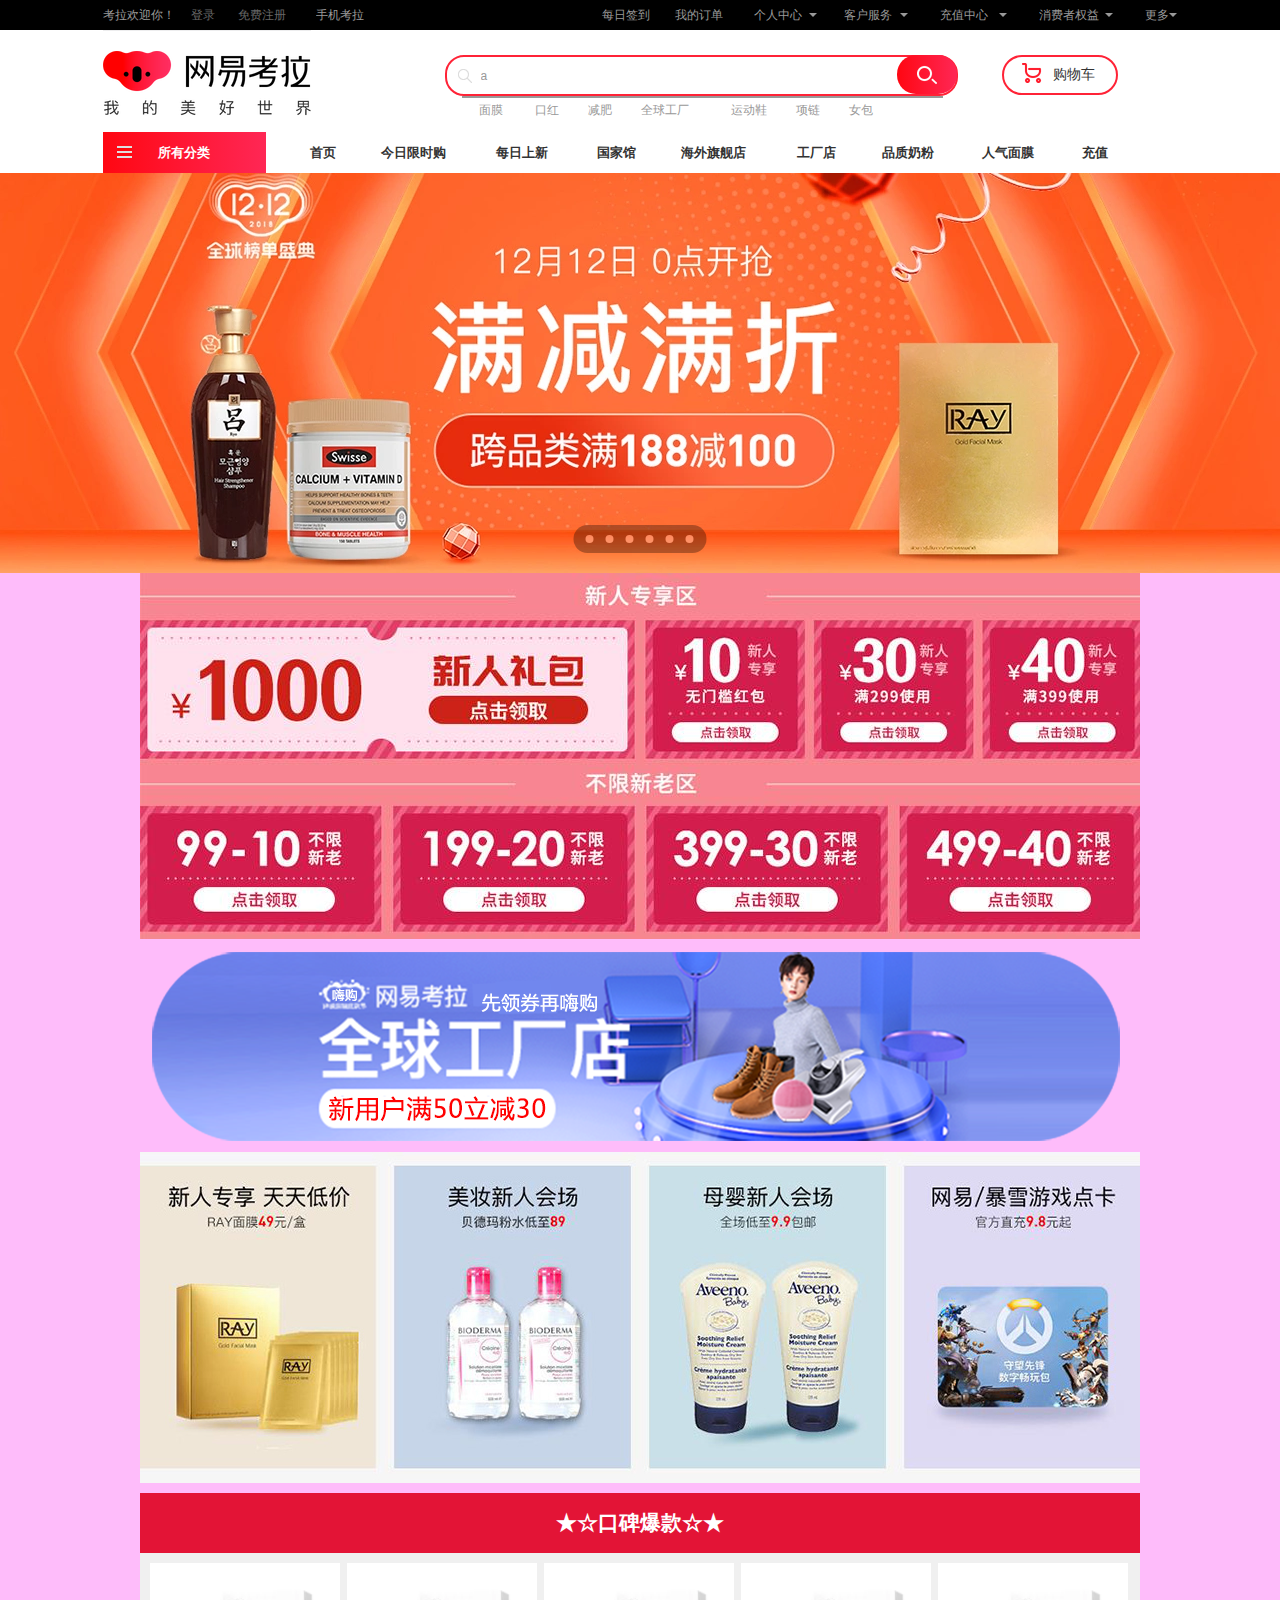
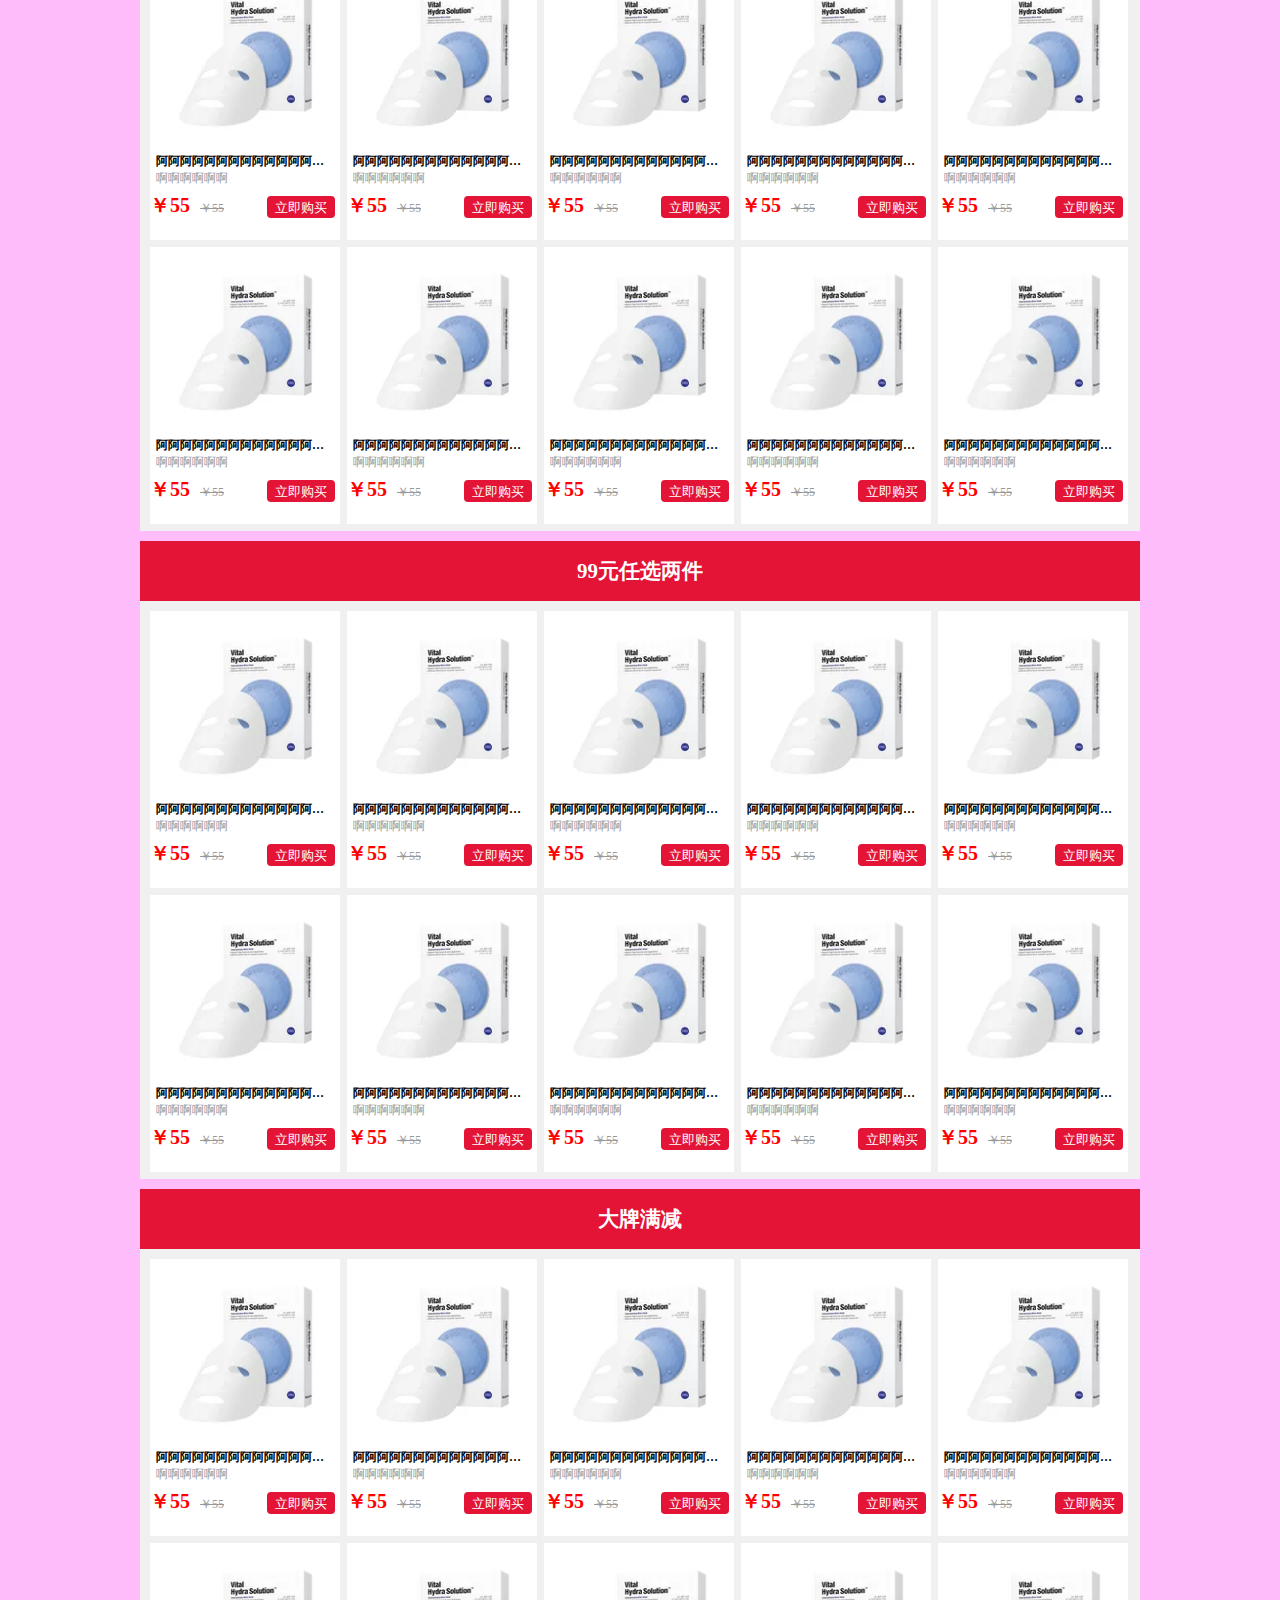
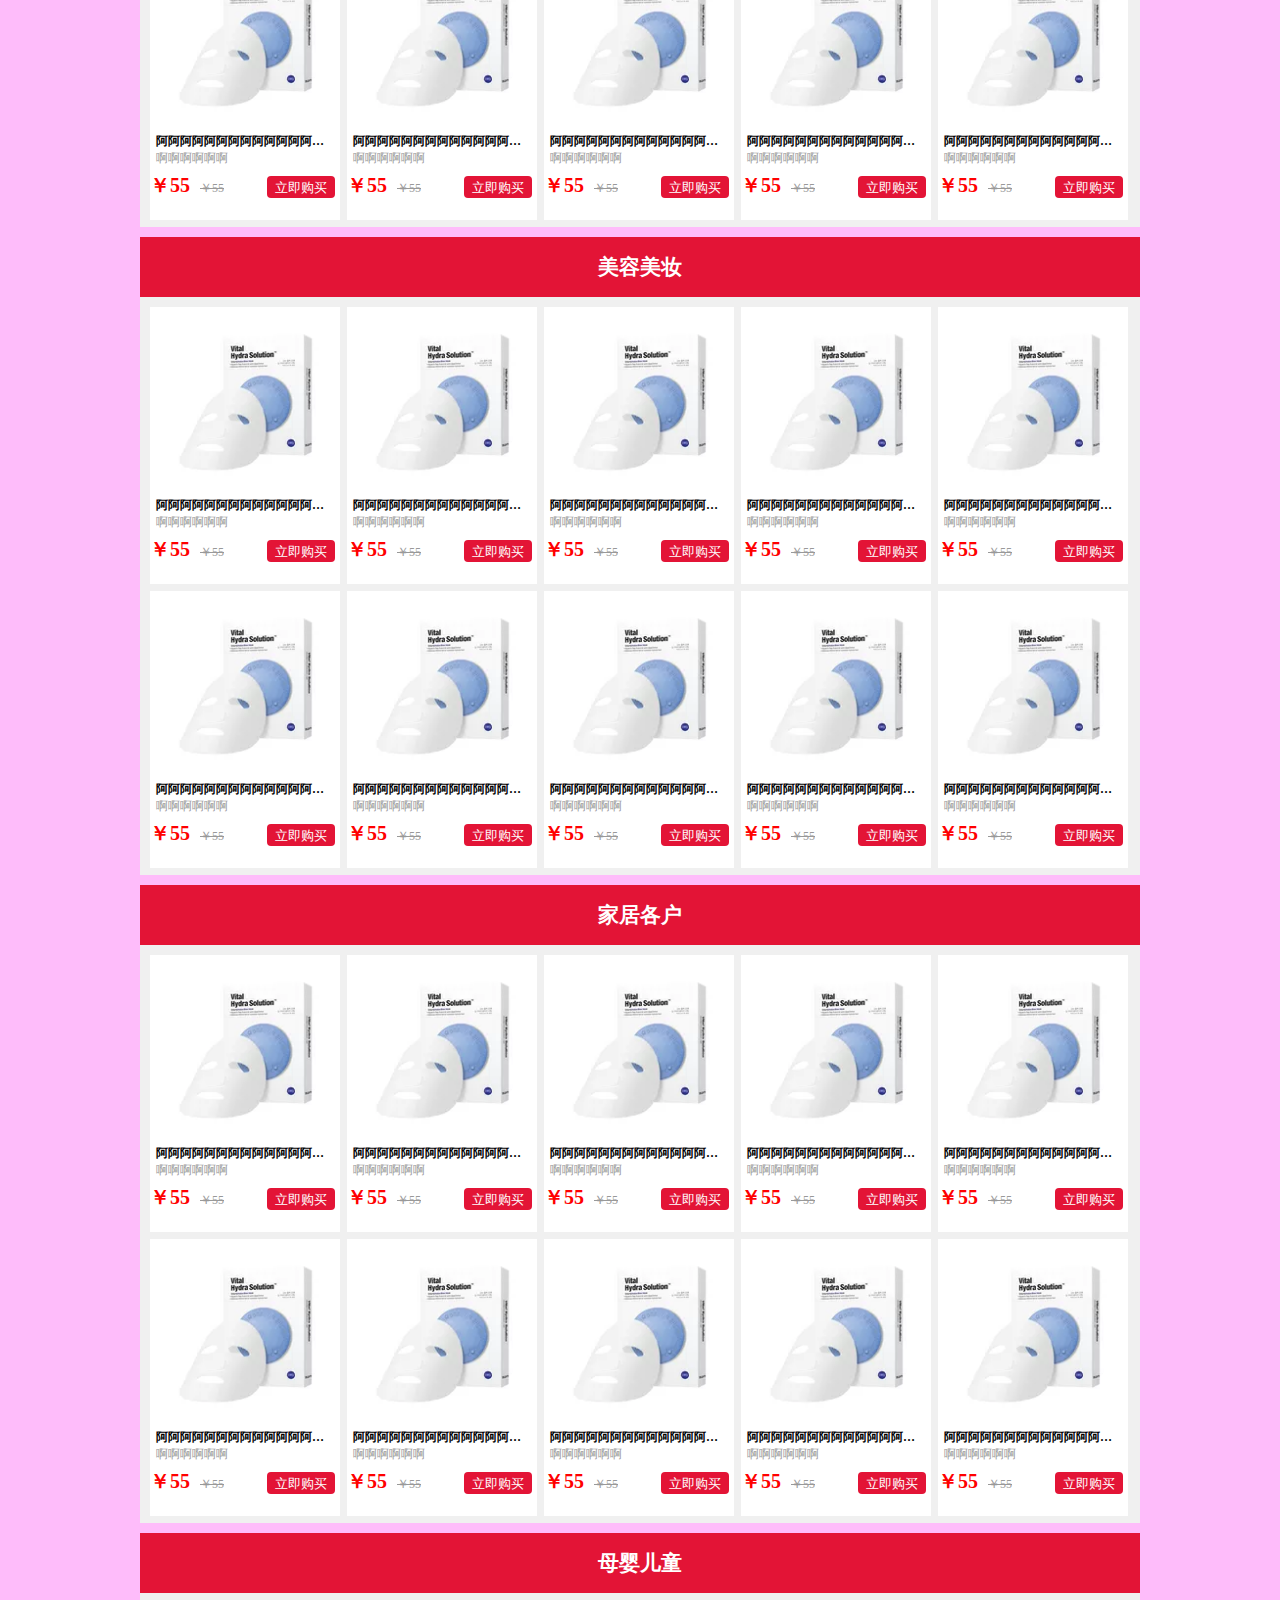
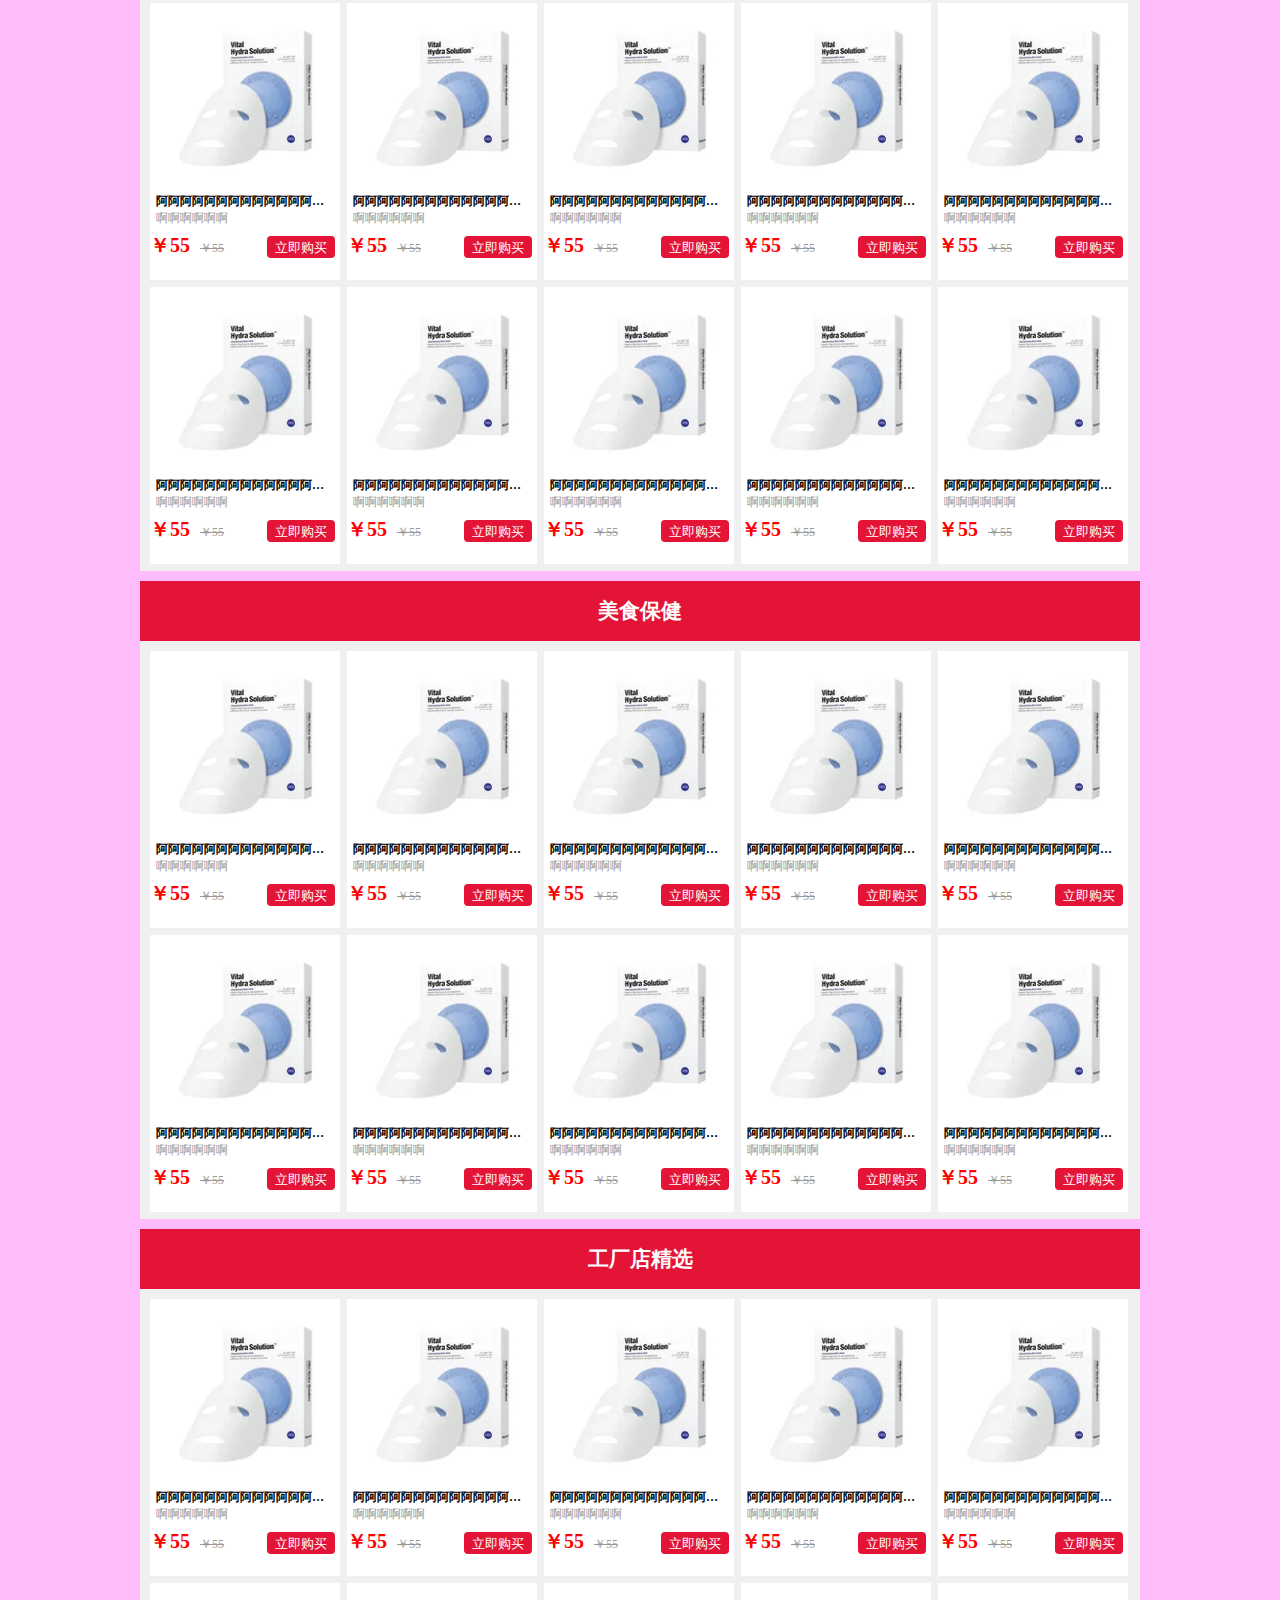
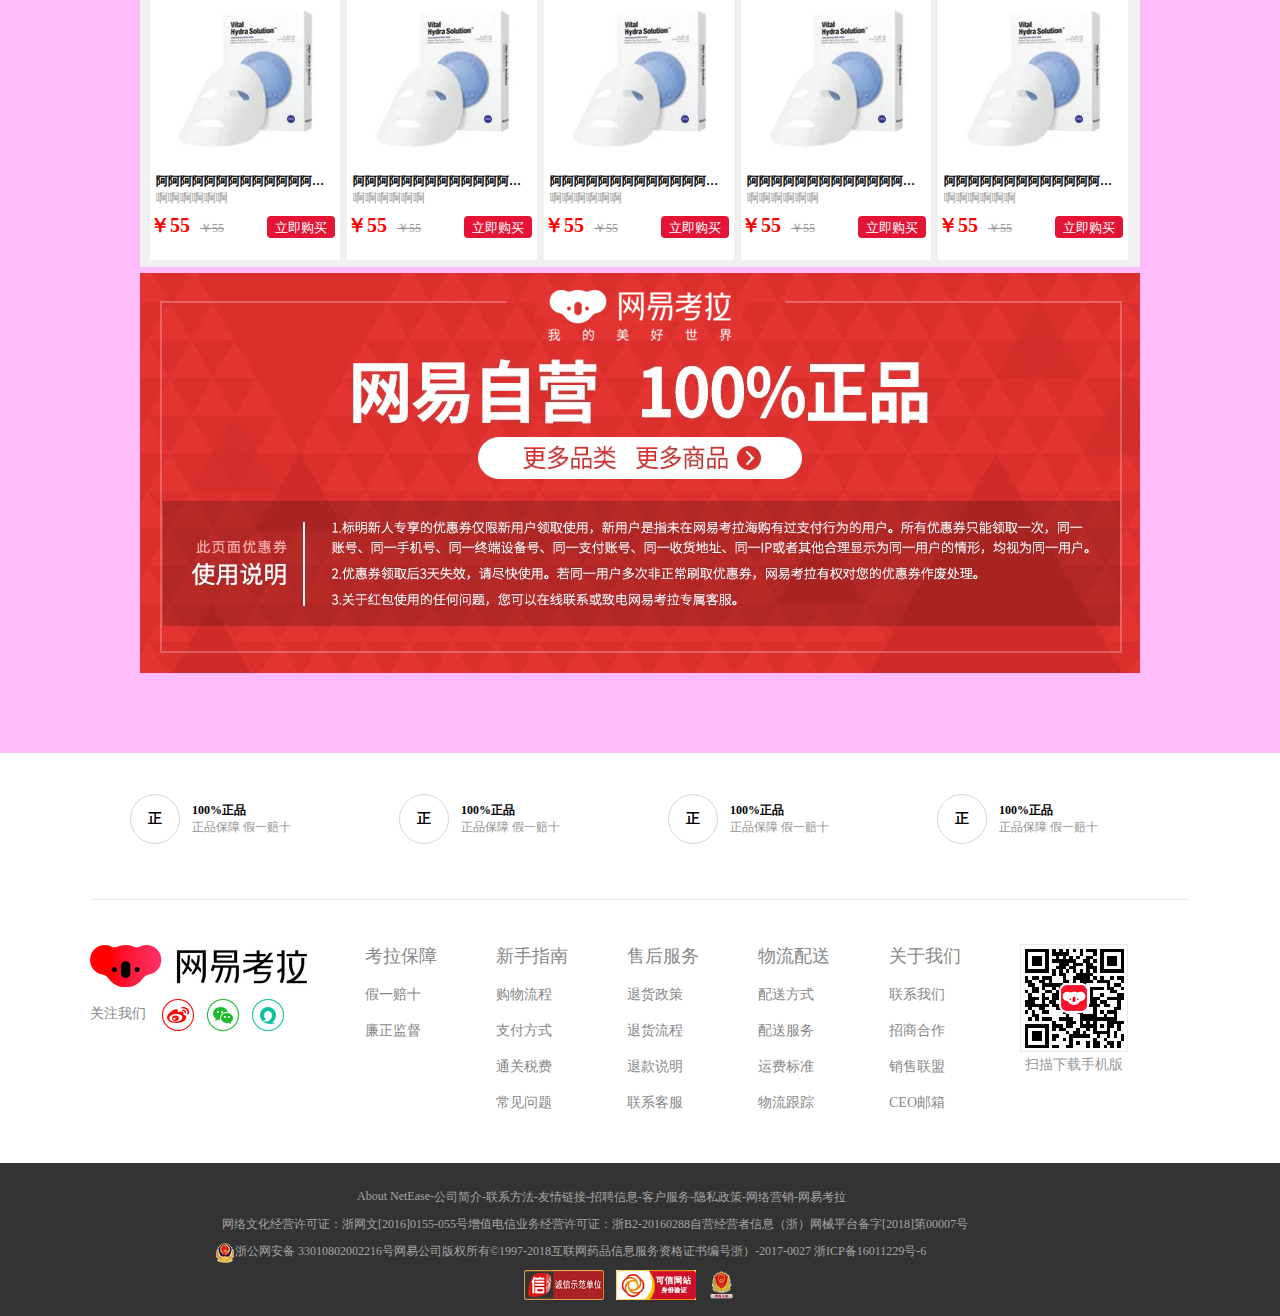
<file: index.html>
<!DOCTYPE html>
<html lang="en">
    <head>
        <meta charset="utf-8">
        <link rel="stylesheet" href="css/reset.css">
        <link rel="stylesheet" href="css/index.css">
        <link rel="stylesheet" href="font/iconfont.css">
        <link rel="stylesheet" href="css/header.css">
        <link rel="stylesheet" href="css/footer.css">
        <script src="js/jquery-3.3.1.min.js"></script>
    </head>
    <body>

 
    <div id="header1">
        <div id="header1_xin">
            <ul class="hd_one">
                <li>考拉欢迎你！</li>
                <li><a href="html/login page.html">登录</a></li>
                <li><a href="html/Registration page.html">免费注册</a></li>
                <li>手机考拉
                        <div id="ma">
                        <img src="images/erma.png" alt="">
                        <span class="ma_x"></span>
                        <em style="color:red">下载APP</em>
                        <em style="color:red"><br>领1000元新人红包</em>
                        </div>
                </li>
            </ul>
            <ul class="hd_two">
                <li class="fp"><p>每日签到</p></li>
                <li class="fp"><p>我的订单</p></li>
                <li class="hp"><em>个人中心</em>
                        <i class="arr one_1"></i>
                        <span class="two_1">
                            <p>我的优惠券</p>
                            <p>我的红包</p>
                            <p>我的考拉豆</p>
                            <p>账号管理</p>
                            <p>我的实名认证</p>
                            <p>我收藏的商品</p>
                            <p>我关注的品牌</p>
                            <p>售后管理</p>
                        </span>
                </li>
                <li class="hp"><em>客户服务</em>
                        <i class="arr"></i>
                        <span class="two_1">
                            <p>联系客服</p>
                            <p>帮助中心</p>
                        </span>
                </li>
                <li class="hp"><em>充值中心</em>
                        <span class="two_1">
                            <p>话费流量</p>
                            <p>游戏充值</p>
                            <p>AppStore充值码</p>
                        </span>
                        <i class="arr"></i>
                </li>
                <li class="hp"><em>消费者权益</em>
                        <span class="two_1">
                            <p>消费者告知书</p>
                            <p>消费投诉公示</p>
                        </span>
                        <i class="arr"></i>
                </li>
                <li class="hp"><em>更多</em>
                        <span class="two_1">
                            <p>收藏本站</p>
                            <p>新浪微博</p>
                            <p>微信公众号</p>
                            <p>易信公众号</p>
                            <p>招商合作</p>
                            <p>考拉招聘</p>
                        </span>
                        <i class="arr _7"></i>
                </li>
            </ul>
        </div>
    </div>
    <div id="header2">
        <div id="header2_xin">
            <div id="search_p">
                <input type="text" id="sch" value="a">
                <!-- 提示框 -->
                <ul class="porptbox">
                    <li></li>
                </ul>
                <!-- 引入提示框接口 -->
    <script src="js/back-end agent.js"></script>

                <button id="btn_p"></button>
                <span></span>
                <div id="sch_p">
                    <p>面膜</p>
                    <p>口红</p>
                    <p>减肥</p>
                    <p>全球工厂</p>
                    <p>运动鞋</p>
                    <p>项链</p>
                    <p>女包</p>
                </div>
            </div>
            <div id="shop_car">
                <p>购物车</p>
            </div>
        </div>
    </div>
    
    <div id="header3">
        <div id="header3_xin">
            <li><p>所有分类</p>
                <span class="one_xl">
                    <p>美容彩妆<span class="header3_cont2">
                        <span class="cont1_one">

                        <span class="first_con">
                            <span class="cont1_one_li">

                                <span class="cont1_li_1">奶粉</span>
                                <span class="cont1_li_2">纸尿裤/拉拉裤</span>

                            </span>

                            <span class="cont1_one_li_x1">
                            <a href="">洁面</a>
                            <a href="">卸妆</a>
                            <a href="">爽肤水</a>
                            <a href="">面霜</a>
                            <a href="">眼部护理</a>
                            <a href="">精华</a>
                            <a href="">乳液/凝胶</a>
                            <a href="">手/足护理</a>
                            <a href="">身体护理</a>
                            <a href="">唇部护理</a>
                            <a href="">护肤套装</a>
                            <a href="">男士面膜</a>
                            <a href="">精油芳疗</a>
                            <a href="">面部护肤</a>
                            <a href="">男士护肤</a>
                            </span>
                            <span class="cont1_one_li_x2">
                                <a href="">美迪惠尔</a>
                                <a href="">JMsolution</a>
                                <a href="">RAY</a>
                                <a href="">Dr.Jart+</a>
                                <a href="">JAYJUN</a>
                                <a href="">春雨</a>
                                <a href="">SNP</a>
                                <a href="">佑天兰</a>
                                <a href="">香蒲丽</a>
                                <a href="">森田药妆</a>
                                <a href="">肌美精</a>
                                <a href="">丽得姿</a>
                                <a href="">其他面膜</a>
                            </span>
</span>


<span class="section">
<span class="cont1_one_li">
                    <span class="cont1_li_1">护肤</span>
                    <span class="cont1_li_2">面膜</span>

                            </span>

                            <span class="cont1_one_li_x1">
                            <a href="">洁面</a>
                            <a href="">卸妆</a>
                            <a href="">爽肤水</a>
                            <a href="">面霜</a>
                            <a href="">眼部护理</a>
                            <a href="">精华</a>
                            <a href="">乳液/凝胶</a>
                            <a href="">手/足护理</a>
                            <a href="">身体护理</a>
                            <a href="">唇部护理</a>
                            <a href="">护肤套装</a>
                            <a href="">男士面膜</a>
                            <a href="">精油芳疗</a>
                            <a href="">面部护肤</a>
                            <a href="">男士护肤</a>
                            </span>
                            <span class="cont1_one_li_x2">
                                <a href="">美迪惠尔</a>
                                <a href="">JMsolution</a>
                                <a href="">RAY</a>
                                <a href="">Dr.Jart+</a>
                                <a href="">JAYJUN</a>
                                <a href="">春雨</a>
                                <a href="">SNP</a>
                                <a href="">佑天兰</a>
                                <a href="">香蒲丽</a>
                                <a href="">森田药妆</a>
                                <a href="">肌美精</a>
                                <a href="">丽得姿</a>
                                <a href="">其他面膜</a>
                            </span>


                        </span>



<span class="cont1_one_li">
                    <span class="cont1_li_1">护肤</span>
                        
                            <span class="cont1_one_li_x1">
                            <a href="">女士香水</a>
                            <a href="">男士香水</a>
                            <a href="">香水套装</a>
                      
                            </span>
                          
                        </span>

</span>

                        <span class="cont1_two">
                            <img src="images/icc1uivj43.jpg" alt="">
                            <img src="images/idv0dp6a35.jpg" alt="">
                             <img src="images/idv0dp6a35.jpg" alt="">
                             <img src="images/idv0dp6a35.jpg" alt="">
                             <img src="images/idv0dp6a35.jpg" alt="">
                             <img src="images/idv0dp6a35.jpg" alt="">
                             <span class="cont_pict"></span>
                        </span>
                    </span></p>
                    <p>母婴儿童<span class="header3_cont2">
                        <span class="cont1_one">

                        <span class="first_con">
                            <span class="cont1_one_li">

                                <span class="cont1_li_1">奶粉</span>
                                <span class="cont1_li_2">纸尿裤/拉拉裤</span>

                            </span>

                            <span class="cont1_one_li_x1">
                            <a href="">洁面</a>
                            <a href="">卸妆</a>
                            <a href="">爽肤水</a>
                            <a href="">面霜</a>
                            <a href="">眼部护理</a>
                            <a href="">精华</a>
                            <a href="">乳液/凝胶</a>
                            <a href="">手/足护理</a>
                            <a href="">身体护理</a>
                            <a href="">唇部护理</a>
                            <a href="">护肤套装</a>
                            <a href="">男士面膜</a>
                            <a href="">精油芳疗</a>
                            <a href="">面部护肤</a>
                            <a href="">男士护肤</a>
                            </span>
                            <span class="cont1_one_li_x2">
                                <a href="">美迪惠尔</a>
                                <a href="">JMsolution</a>
                                <a href="">RAY</a>
                                <a href="">Dr.Jart+</a>
                                <a href="">JAYJUN</a>
                                <a href="">春雨</a>
                                <a href="">SNP</a>
                                <a href="">佑天兰</a>
                                <a href="">香蒲丽</a>
                                <a href="">森田药妆</a>
                                <a href="">肌美精</a>
                                <a href="">丽得姿</a>
                                <a href="">其他面膜</a>
                            </span>
</span>


<span class="section">
<span class="cont1_one_li">
                    <span class="cont1_li_1">护肤</span>
                    <span class="cont1_li_2">面膜</span>

                            </span>

                            <span class="cont1_one_li_x1">
                            <a href="">洁面</a>
                            <a href="">卸妆</a>
                            <a href="">爽肤水</a>
                            <a href="">面霜</a>
                            <a href="">眼部护理</a>
                            <a href="">精华</a>
                            <a href="">乳液/凝胶</a>
                            <a href="">手/足护理</a>
                            <a href="">身体护理</a>
                            <a href="">唇部护理</a>
                            <a href="">护肤套装</a>
                            <a href="">男士面膜</a>
                            <a href="">精油芳疗</a>
                            <a href="">面部护肤</a>
                            <a href="">男士护肤</a>
                            </span>
                            <span class="cont1_one_li_x2">
                                <a href="">美迪惠尔</a>
                                <a href="">JMsolution</a>
                                <a href="">RAY</a>
                                <a href="">Dr.Jart+</a>
                                <a href="">JAYJUN</a>
                                <a href="">春雨</a>
                                <a href="">SNP</a>
                                <a href="">佑天兰</a>
                                <a href="">香蒲丽</a>
                                <a href="">森田药妆</a>
                                <a href="">肌美精</a>
                                <a href="">丽得姿</a>
                                <a href="">其他面膜</a>
                            </span>


                        </span>



<span class="cont1_one_li">
                    <span class="cont1_li_1">护肤</span>
                        
                            <span class="cont1_one_li_x1">
                            <a href="">女士香水</a>
                            <a href="">男士香水</a>
                            <a href="">香水套装</a>
                      
                            </span>
                          
                        </span>

</span>

                        <span class="cont1_two">
                            <img src="images/icc1uivj43.jpg" alt="">
                            <img src="images/idv0dp6a35.jpg" alt="">
                             <img src="images/idv0dp6a35.jpg" alt="">
                             <img src="images/idv0dp6a35.jpg" alt="">
                             <img src="images/idv0dp6a35.jpg" alt="">
                             <img src="images/idv0dp6a35.jpg" alt="">
                             <span class="cont_pict"></span>
                        </span>
                    </span></p>
                    <p>营养保健<span class="header3_cont3">
                        <span class="cont1_one">

                        <span class="first_con">
                            <span class="cont1_one_li">

                                <span class="cont1_li_1">护肤</span>
                                <span class="cont1_li_2">面膜</span>

                            </span>

                            <span class="cont1_one_li_x1">
                            <a href="">洁面</a>
                            <a href="">卸妆</a>
                            <a href="">爽肤水</a>
                            <a href="">面霜</a>
                            <a href="">眼部护理</a>
                            <a href="">精华</a>
                            <a href="">乳液/凝胶</a>
                            <a href="">手/足护理</a>
                            <a href="">身体护理</a>
                            <a href="">唇部护理</a>
                            <a href="">护肤套装</a>
                            <a href="">男士面膜</a>
                            <a href="">精油芳疗</a>
                            <a href="">面部护肤</a>
                            <a href="">男士护肤</a>
                            </span>
                            <span class="cont1_one_li_x2">
                                <a href="">美迪惠尔</a>
                                <a href="">JMsolution</a>
                                <a href="">RAY</a>
                                <a href="">Dr.Jart+</a>
                                <a href="">JAYJUN</a>
                                <a href="">春雨</a>
                                <a href="">SNP</a>
                                <a href="">佑天兰</a>
                                <a href="">香蒲丽</a>
                                <a href="">森田药妆</a>
                                <a href="">肌美精</a>
                                <a href="">丽得姿</a>
                                <a href="">其他面膜</a>
                            </span>
</span>


<span class="section">
<span class="cont1_one_li">
                    <span class="cont1_li_1">护肤</span>
                    <span class="cont1_li_2">面膜</span>

                            </span>

                            <span class="cont1_one_li_x1">
                            <a href="">洁面</a>
                            <a href="">卸妆</a>
                            <a href="">爽肤水</a>
                            <a href="">面霜</a>
                            <a href="">眼部护理</a>
                            <a href="">精华</a>
                            <a href="">乳液/凝胶</a>
                            <a href="">手/足护理</a>
                            <a href="">身体护理</a>
                            <a href="">唇部护理</a>
                            <a href="">护肤套装</a>
                            <a href="">男士面膜</a>
                            <a href="">精油芳疗</a>
                            <a href="">面部护肤</a>
                            <a href="">男士护肤</a>
                            </span>
                            <span class="cont1_one_li_x2">
                                <a href="">美迪惠尔</a>
                                <a href="">JMsolution</a>
                                <a href="">RAY</a>
                                <a href="">Dr.Jart+</a>
                                <a href="">JAYJUN</a>
                                <a href="">春雨</a>
                                <a href="">SNP</a>
                                <a href="">佑天兰</a>
                                <a href="">香蒲丽</a>
                                <a href="">森田药妆</a>
                                <a href="">肌美精</a>
                                <a href="">丽得姿</a>
                                <a href="">其他面膜</a>
                            </span>


                        </span>



<span class="cont1_one_li">
                    <span class="cont1_li_1">护肤</span>
                        
                            <span class="cont1_one_li_x1">
                            <a href="">女士香水</a>
                            <a href="">男士香水</a>
                            <a href="">香水套装</a>
                      
                            </span>
                          
                        </span>

</span>

                        <span class="cont1_two">
                            <img src="images/icc1uivj43.jpg" alt="">
                            <img src="images/idv0dp6a35.jpg" alt="">
                             <img src="images/idv0dp6a35.jpg" alt="">
                             <img src="images/idv0dp6a35.jpg" alt="">
                             <img src="images/idv0dp6a35.jpg" alt="">
                             <img src="images/idv0dp6a35.jpg" alt="">
                             <span class="cont_pict"></span>
                        </span></p>
                    <p>家居个护<span class="header3_cont4">
                        <span class="cont1_one">

                        <span class="first_con">
                            <span class="cont1_one_li">

                                <span class="cont1_li_1">护肤</span>
                                <span class="cont1_li_2">面膜</span>

                            </span>

                            <span class="cont1_one_li_x1">
                            <a href="">洁面</a>
                            <a href="">卸妆</a>
                            <a href="">爽肤水</a>
                            <a href="">面霜</a>
                            <a href="">眼部护理</a>
                            <a href="">精华</a>
                            <a href="">乳液/凝胶</a>
                            <a href="">手/足护理</a>
                            <a href="">身体护理</a>
                            <a href="">唇部护理</a>
                            <a href="">护肤套装</a>
                            <a href="">男士面膜</a>
                            <a href="">精油芳疗</a>
                            <a href="">面部护肤</a>
                            <a href="">男士护肤</a>
                            </span>
                            <span class="cont1_one_li_x2">
                                <a href="">美迪惠尔</a>
                                <a href="">JMsolution</a>
                                <a href="">RAY</a>
                                <a href="">Dr.Jart+</a>
                                <a href="">JAYJUN</a>
                                <a href="">春雨</a>
                                <a href="">SNP</a>
                                <a href="">佑天兰</a>
                                <a href="">香蒲丽</a>
                                <a href="">森田药妆</a>
                                <a href="">肌美精</a>
                                <a href="">丽得姿</a>
                                <a href="">其他面膜</a>
                            </span>
</span>


<span class="section">
<span class="cont1_one_li">
                    <span class="cont1_li_1">护肤</span>
                    <span class="cont1_li_2">面膜</span>

                            </span>

                            <span class="cont1_one_li_x1">
                            <a href="">洁面</a>
                            <a href="">卸妆</a>
                            <a href="">爽肤水</a>
                            <a href="">面霜</a>
                            <a href="">眼部护理</a>
                            <a href="">精华</a>
                            <a href="">乳液/凝胶</a>
                            <a href="">手/足护理</a>
                            <a href="">身体护理</a>
                            <a href="">唇部护理</a>
                            <a href="">护肤套装</a>
                            <a href="">男士面膜</a>
                            <a href="">精油芳疗</a>
                            <a href="">面部护肤</a>
                            <a href="">男士护肤</a>
                            </span>
                            <span class="cont1_one_li_x2">
                                <a href="">美迪惠尔</a>
                                <a href="">JMsolution</a>
                                <a href="">RAY</a>
                                <a href="">Dr.Jart+</a>
                                <a href="">JAYJUN</a>
                                <a href="">春雨</a>
                                <a href="">SNP</a>
                                <a href="">佑天兰</a>
                                <a href="">香蒲丽</a>
                                <a href="">森田药妆</a>
                                <a href="">肌美精</a>
                                <a href="">丽得姿</a>
                                <a href="">其他面膜</a>
                            </span>


                        </span>



<span class="cont1_one_li">
                    <span class="cont1_li_1">护肤</span>
                        
                            <span class="cont1_one_li_x1">
                            <a href="">女士香水</a>
                            <a href="">男士香水</a>
                            <a href="">香水套装</a>
                      
                            </span>
                          
                        </span>

</span>

                        <span class="cont1_two">
                            <img src="images/icc1uivj43.jpg" alt="">
                            <img src="images/idv0dp6a35.jpg" alt="">
                             <img src="images/idv0dp6a35.jpg" alt="">
                             <img src="images/idv0dp6a35.jpg" alt="">
                             <img src="images/idv0dp6a35.jpg" alt="">
                             <img src="images/idv0dp6a35.jpg" alt="">
                             <span class="cont_pict"></span>
                        </span></p>
                    <p>所有分类<span class="header3_cont5">
                        <span class="cont1_one">

                        <span class="first_con">
                            <span class="cont1_one_li">

                                <span class="cont1_li_1">护肤</span>
                                <span class="cont1_li_2">面膜</span>

                            </span>

                            <span class="cont1_one_li_x1">
                            <a href="">洁面</a>
                            <a href="">卸妆</a>
                            <a href="">爽肤水</a>
                            <a href="">面霜</a>
                            <a href="">眼部护理</a>
                            <a href="">精华</a>
                            <a href="">乳液/凝胶</a>
                            <a href="">手/足护理</a>
                            <a href="">身体护理</a>
                            <a href="">唇部护理</a>
                            <a href="">护肤套装</a>
                            <a href="">男士面膜</a>
                            <a href="">精油芳疗</a>
                            <a href="">面部护肤</a>
                            <a href="">男士护肤</a>
                            </span>
                            <span class="cont1_one_li_x2">
                                <a href="">美迪惠尔</a>
                                <a href="">JMsolution</a>
                                <a href="">RAY</a>
                                <a href="">Dr.Jart+</a>
                                <a href="">JAYJUN</a>
                                <a href="">春雨</a>
                                <a href="">SNP</a>
                                <a href="">佑天兰</a>
                                <a href="">香蒲丽</a>
                                <a href="">森田药妆</a>
                                <a href="">肌美精</a>
                                <a href="">丽得姿</a>
                                <a href="">其他面膜</a>
                            </span>
</span>


<span class="section">
<span class="cont1_one_li">
                    <span class="cont1_li_1">护肤</span>
                    <span class="cont1_li_2">面膜</span>

                            </span>

                            <span class="cont1_one_li_x1">
                            <a href="">洁面</a>
                            <a href="">卸妆</a>
                            <a href="">爽肤水</a>
                            <a href="">面霜</a>
                            <a href="">眼部护理</a>
                            <a href="">精华</a>
                            <a href="">乳液/凝胶</a>
                            <a href="">手/足护理</a>
                            <a href="">身体护理</a>
                            <a href="">唇部护理</a>
                            <a href="">护肤套装</a>
                            <a href="">男士面膜</a>
                            <a href="">精油芳疗</a>
                            <a href="">面部护肤</a>
                            <a href="">男士护肤</a>
                            </span>
                            <span class="cont1_one_li_x2">
                                <a href="">美迪惠尔</a>
                                <a href="">JMsolution</a>
                                <a href="">RAY</a>
                                <a href="">Dr.Jart+</a>
                                <a href="">JAYJUN</a>
                                <a href="">春雨</a>
                                <a href="">SNP</a>
                                <a href="">佑天兰</a>
                                <a href="">香蒲丽</a>
                                <a href="">森田药妆</a>
                                <a href="">肌美精</a>
                                <a href="">丽得姿</a>
                                <a href="">其他面膜</a>
                            </span>


                        </span>



<span class="cont1_one_li">
                    <span class="cont1_li_1">护肤</span>
                        
                            <span class="cont1_one_li_x1">
                            <a href="">女士香水</a>
                            <a href="">男士香水</a>
                            <a href="">香水套装</a>
                      
                            </span>
                          
                        </span>

</span>

                        <span class="cont1_two">
                            <img src="images/icc1uivj43.jpg" alt="">
                            <img src="images/idv0dp6a35.jpg" alt="">
                             <img src="images/idv0dp6a35.jpg" alt="">
                             <img src="images/idv0dp6a35.jpg" alt="">
                             <img src="images/idv0dp6a35.jpg" alt="">
                             <img src="images/idv0dp6a35.jpg" alt="">
                             <span class="cont_pict"></span>
                        </span>
                    </span></p>
                    <p>数码家电<span class="header3_cont6">
                        <span class="cont1_one">

                        <span class="first_con">
                            <span class="cont1_one_li">

                                <span class="cont1_li_1">护肤</span>
                                <span class="cont1_li_2">面膜</span>

                            </span>

                            <span class="cont1_one_li_x1">
                            <a href="">洁面</a>
                            <a href="">卸妆</a>
                            <a href="">爽肤水</a>
                            <a href="">面霜</a>
                            <a href="">眼部护理</a>
                            <a href="">精华</a>
                            <a href="">乳液/凝胶</a>
                            <a href="">手/足护理</a>
                            <a href="">身体护理</a>
                            <a href="">唇部护理</a>
                            <a href="">护肤套装</a>
                            <a href="">男士面膜</a>
                            <a href="">精油芳疗</a>
                            <a href="">面部护肤</a>
                            <a href="">男士护肤</a>
                            </span>
                            <span class="cont1_one_li_x2">
                                <a href="">美迪惠尔</a>
                                <a href="">JMsolution</a>
                                <a href="">RAY</a>
                                <a href="">Dr.Jart+</a>
                                <a href="">JAYJUN</a>
                                <a href="">春雨</a>
                                <a href="">SNP</a>
                                <a href="">佑天兰</a>
                                <a href="">香蒲丽</a>
                                <a href="">森田药妆</a>
                                <a href="">肌美精</a>
                                <a href="">丽得姿</a>
                                <a href="">其他面膜</a>
                            </span>
</span>


<span class="section">
<span class="cont1_one_li">
                    <span class="cont1_li_1">护肤</span>
                    <span class="cont1_li_2">面膜</span>

                            </span>

                            <span class="cont1_one_li_x1">
                            <a href="">洁面</a>
                            <a href="">卸妆</a>
                            <a href="">爽肤水</a>
                            <a href="">面霜</a>
                            <a href="">眼部护理</a>
                            <a href="">精华</a>
                            <a href="">乳液/凝胶</a>
                            <a href="">手/足护理</a>
                            <a href="">身体护理</a>
                            <a href="">唇部护理</a>
                            <a href="">护肤套装</a>
                            <a href="">男士面膜</a>
                            <a href="">精油芳疗</a>
                            <a href="">面部护肤</a>
                            <a href="">男士护肤</a>
                            </span>
                            <span class="cont1_one_li_x2">
                                <a href="">美迪惠尔</a>
                                <a href="">JMsolution</a>
                                <a href="">RAY</a>
                                <a href="">Dr.Jart+</a>
                                <a href="">JAYJUN</a>
                                <a href="">春雨</a>
                                <a href="">SNP</a>
                                <a href="">佑天兰</a>
                                <a href="">香蒲丽</a>
                                <a href="">森田药妆</a>
                                <a href="">肌美精</a>
                                <a href="">丽得姿</a>
                                <a href="">其他面膜</a>
                            </span>


                        </span>



<span class="cont1_one_li">
                    <span class="cont1_li_1">护肤</span>
                        
                            <span class="cont1_one_li_x1">
                            <a href="">女士香水</a>
                            <a href="">男士香水</a>
                            <a href="">香水套装</a>
                      
                            </span>
                          
                        </span>

</span>

                        <span class="cont1_two">
                            <img src="images/icc1uivj43.jpg" alt="">
                            <img src="images/idv0dp6a35.jpg" alt="">
                             <img src="images/idv0dp6a35.jpg" alt="">
                             <img src="images/idv0dp6a35.jpg" alt="">
                             <img src="images/idv0dp6a35.jpg" alt="">
                             <img src="images/idv0dp6a35.jpg" alt="">
                             <span class="cont_pict"></span>
                        </span></p>





                    <p>轻奢<span class="header3_cont7">
                        <span class="cont1_one">

                        <span class="first_con">
                            <span class="cont1_one_li">

                                <span class="cont1_li_1">护肤</span>
                                <span class="cont1_li_2">面膜</span>

                            </span>

                            <span class="cont1_one_li_x1">
                            <a href="">洁面</a>
                            <a href="">卸妆</a>
                            <a href="">爽肤水</a>
                            <a href="">面霜</a>
                            <a href="">眼部护理</a>
                            <a href="">精华</a>
                            <a href="">乳液/凝胶</a>
                            <a href="">手/足护理</a>
                            <a href="">身体护理</a>
                            <a href="">唇部护理</a>
                            <a href="">护肤套装</a>
                            <a href="">男士面膜</a>
                            <a href="">精油芳疗</a>
                            <a href="">面部护肤</a>
                            <a href="">男士护肤</a>
                            </span>
                            <span class="cont1_one_li_x2">
                                <a href="">美迪惠尔</a>
                                <a href="">JMsolution</a>
                                <a href="">RAY</a>
                                <a href="">Dr.Jart+</a>
                                <a href="">JAYJUN</a>
                                <a href="">春雨</a>
                                <a href="">SNP</a>
                                <a href="">佑天兰</a>
                                <a href="">香蒲丽</a>
                                <a href="">森田药妆</a>
                                <a href="">肌美精</a>
                                <a href="">丽得姿</a>
                                <a href="">其他面膜</a>
                            </span>
</span>


<span class="section">
<span class="cont1_one_li">
                    <span class="cont1_li_1">护肤</span>
                    <span class="cont1_li_2">面膜</span>

                            </span>

                            <span class="cont1_one_li_x1">
                            <a href="">洁面</a>
                            <a href="">卸妆</a>
                            <a href="">爽肤水</a>
                            <a href="">面霜</a>
                            <a href="">眼部护理</a>
                            <a href="">精华</a>
                            <a href="">乳液/凝胶</a>
                            <a href="">手/足护理</a>
                            <a href="">身体护理</a>
                            <a href="">唇部护理</a>
                            <a href="">护肤套装</a>
                            <a href="">男士面膜</a>
                            <a href="">精油芳疗</a>
                            <a href="">面部护肤</a>
                            <a href="">男士护肤</a>
                            </span>
                            <span class="cont1_one_li_x2">
                                <a href="">美迪惠尔</a>
                                <a href="">JMsolution</a>
                                <a href="">RAY</a>
                                <a href="">Dr.Jart+</a>
                                <a href="">JAYJUN</a>
                                <a href="">春雨</a>
                                <a href="">SNP</a>
                                <a href="">佑天兰</a>
                                <a href="">香蒲丽</a>
                                <a href="">森田药妆</a>
                                <a href="">肌美精</a>
                                <a href="">丽得姿</a>
                                <a href="">其他面膜</a>
                            </span>


                        </span>



<span class="cont1_one_li">
                    <span class="cont1_li_1">护肤</span>
                        
                            <span class="cont1_one_li_x1">
                            <a href="">女士香水</a>
                            <a href="">男士香水</a>
                            <a href="">香水套装</a>
                      
                            </span>
                          
                        </span>

</span>

                        <span class="cont1_two">
                            <img src="images/icc1uivj43.jpg" alt="">
                            <img src="images/idv0dp6a35.jpg" alt="">
                             <img src="images/idv0dp6a35.jpg" alt="">
                             <img src="images/idv0dp6a35.jpg" alt="">
                             <img src="images/idv0dp6a35.jpg" alt="">
                             <img src="images/idv0dp6a35.jpg" alt="">
                             <span class="cont_pict"></span>
                        </span></p>



                    <p>服饰鞋靴<span class="header3_cont8">
                        <span class="cont1_one">

                        <span class="first_con">
                            <span class="cont1_one_li">

                                <span class="cont1_li_1">护肤</span>
                                <span class="cont1_li_2">面膜</span>

                            </span>

                            <span class="cont1_one_li_x1">
                            <a href="">洁面</a>
                            <a href="">卸妆</a>
                            <a href="">爽肤水</a>
                            <a href="">面霜</a>
                            <a href="">眼部护理</a>
                            <a href="">精华</a>
                            <a href="">乳液/凝胶</a>
                            <a href="">手/足护理</a>
                            <a href="">身体护理</a>
                            <a href="">唇部护理</a>
                            <a href="">护肤套装</a>
                            <a href="">男士面膜</a>
                            <a href="">精油芳疗</a>
                            <a href="">面部护肤</a>
                            <a href="">男士护肤</a>
                            </span>
                            <span class="cont1_one_li_x2">
                                <a href="">美迪惠尔</a>
                                <a href="">JMsolution</a>
                                <a href="">RAY</a>
                                <a href="">Dr.Jart+</a>
                                <a href="">JAYJUN</a>
                                <a href="">春雨</a>
                                <a href="">SNP</a>
                                <a href="">佑天兰</a>
                                <a href="">香蒲丽</a>
                                <a href="">森田药妆</a>
                                <a href="">肌美精</a>
                                <a href="">丽得姿</a>
                                <a href="">其他面膜</a>
                            </span>
</span>


<span class="section">
<span class="cont1_one_li">
                    <span class="cont1_li_1">护肤</span>
                    <span class="cont1_li_2">面膜</span>

                            </span>

                            <span class="cont1_one_li_x1">
                            <a href="">洁面</a>
                            <a href="">卸妆</a>
                            <a href="">爽肤水</a>
                            <a href="">面霜</a>
                            <a href="">眼部护理</a>
                            <a href="">精华</a>
                            <a href="">乳液/凝胶</a>
                            <a href="">手/足护理</a>
                            <a href="">身体护理</a>
                            <a href="">唇部护理</a>
                            <a href="">护肤套装</a>
                            <a href="">男士面膜</a>
                            <a href="">精油芳疗</a>
                            <a href="">面部护肤</a>
                            <a href="">男士护肤</a>
                            </span>
                            <span class="cont1_one_li_x2">
                                <a href="">美迪惠尔</a>
                                <a href="">JMsolution</a>
                                <a href="">RAY</a>
                                <a href="">Dr.Jart+</a>
                                <a href="">JAYJUN</a>
                                <a href="">春雨</a>
                                <a href="">SNP</a>
                                <a href="">佑天兰</a>
                                <a href="">香蒲丽</a>
                                <a href="">森田药妆</a>
                                <a href="">肌美精</a>
                                <a href="">丽得姿</a>
                                <a href="">其他面膜</a>
                            </span>


                        </span>



<span class="cont1_one_li">
                    <span class="cont1_li_1">护肤</span>
                        
                            <span class="cont1_one_li_x1">
                            <a href="">女士香水</a>
                            <a href="">男士香水</a>
                            <a href="">香水套装</a>
                      
                            </span>
                          
                        </span>

</span>

                        <span class="cont1_two">
                            <img src="images/icc1uivj43.jpg" alt="">
                            <img src="images/idv0dp6a35.jpg" alt="">
                             <img src="images/idv0dp6a35.jpg" alt="">
                             <img src="images/idv0dp6a35.jpg" alt="">
                             <img src="images/idv0dp6a35.jpg" alt="">
                             <img src="images/idv0dp6a35.jpg" alt="">
                             <span class="cont_pict"></span>
                        </span></p>



                    <p>运动户外<span class="header3_cont9">
                        <span class="cont1_one">

                        <span class="first_con">
                            <span class="cont1_one_li">

                                <span class="cont1_li_1">护肤</span>
                                <span class="cont1_li_2">面膜</span>

                            </span>

                            <span class="cont1_one_li_x1">
                            <a href="">洁面</a>
                            <a href="">卸妆</a>
                            <a href="">爽肤水</a>
                            <a href="">面霜</a>
                            <a href="">眼部护理</a>
                            <a href="">精华</a>
                            <a href="">乳液/凝胶</a>
                            <a href="">手/足护理</a>
                            <a href="">身体护理</a>
                            <a href="">唇部护理</a>
                            <a href="">护肤套装</a>
                            <a href="">男士面膜</a>
                            <a href="">精油芳疗</a>
                            <a href="">面部护肤</a>
                            <a href="">男士护肤</a>
                            </span>
                            <span class="cont1_one_li_x2">
                                <a href="">美迪惠尔</a>
                                <a href="">JMsolution</a>
                                <a href="">RAY</a>
                                <a href="">Dr.Jart+</a>
                                <a href="">JAYJUN</a>
                                <a href="">春雨</a>
                                <a href="">SNP</a>
                                <a href="">佑天兰</a>
                                <a href="">香蒲丽</a>
                                <a href="">森田药妆</a>
                                <a href="">肌美精</a>
                                <a href="">丽得姿</a>
                                <a href="">其他面膜</a>
                            </span>
</span>


<span class="section">
<span class="cont1_one_li">
                    <span class="cont1_li_1">护肤</span>
                    <span class="cont1_li_2">面膜</span>

                            </span>

                            <span class="cont1_one_li_x1">
                            <a href="">洁面</a>
                            <a href="">卸妆</a>
                            <a href="">爽肤水</a>
                            <a href="">面霜</a>
                            <a href="">眼部护理</a>
                            <a href="">精华</a>
                            <a href="">乳液/凝胶</a>
                            <a href="">手/足护理</a>
                            <a href="">身体护理</a>
                            <a href="">唇部护理</a>
                            <a href="">护肤套装</a>
                            <a href="">男士面膜</a>
                            <a href="">精油芳疗</a>
                            <a href="">面部护肤</a>
                            <a href="">男士护肤</a>
                            </span>
                            <span class="cont1_one_li_x2">
                                <a href="">美迪惠尔</a>
                                <a href="">JMsolution</a>
                                <a href="">RAY</a>
                                <a href="">Dr.Jart+</a>
                                <a href="">JAYJUN</a>
                                <a href="">春雨</a>
                                <a href="">SNP</a>
                                <a href="">佑天兰</a>
                                <a href="">香蒲丽</a>
                                <a href="">森田药妆</a>
                                <a href="">肌美精</a>
                                <a href="">丽得姿</a>
                                <a href="">其他面膜</a>
                            </span>


                        </span>



<span class="cont1_one_li">
                    <span class="cont1_li_1">护肤</span>
                        
                            <span class="cont1_one_li_x1">
                            <a href="">女士香水</a>
                            <a href="">男士香水</a>
                            <a href="">香水套装</a>
                      
                            </span>
                          
                        </span>

</span>

                        <span class="cont1_two">
                            <img src="images/icc1uivj43.jpg" alt="">
                            <img src="images/idv0dp6a35.jpg" alt="">
                             <img src="images/idv0dp6a35.jpg" alt="">
                             <img src="images/idv0dp6a35.jpg" alt="">
                             <img src="images/idv0dp6a35.jpg" alt="">
                             <img src="images/idv0dp6a35.jpg" alt="">
                             <span class="cont_pict"></span>
                        </span></p>




                    <p>手表配饰<span class="header3_cont10">
                        <span class="cont1_one">

                        <span class="first_con">
                            <span class="cont1_one_li">

                                <span class="cont1_li_1">护肤</span>
                                <span class="cont1_li_2">面膜</span>

                            </span>

                            <span class="cont1_one_li_x1">
                            <a href="">洁面</a>
                            <a href="">卸妆</a>
                            <a href="">爽肤水</a>
                            <a href="">面霜</a>
                            <a href="">眼部护理</a>
                            <a href="">精华</a>
                            <a href="">乳液/凝胶</a>
                            <a href="">手/足护理</a>
                            <a href="">身体护理</a>
                            <a href="">唇部护理</a>
                            <a href="">护肤套装</a>
                            <a href="">男士面膜</a>
                            <a href="">精油芳疗</a>
                            <a href="">面部护肤</a>
                            <a href="">男士护肤</a>
                            </span>
                            <span class="cont1_one_li_x2">
                                <a href="">美迪惠尔</a>
                                <a href="">JMsolution</a>
                                <a href="">RAY</a>
                                <a href="">Dr.Jart+</a>
                                <a href="">JAYJUN</a>
                                <a href="">春雨</a>
                                <a href="">SNP</a>
                                <a href="">佑天兰</a>
                                <a href="">香蒲丽</a>
                                <a href="">森田药妆</a>
                                <a href="">肌美精</a>
                                <a href="">丽得姿</a>
                                <a href="">其他面膜</a>
                            </span>
</span>


<span class="section">
<span class="cont1_one_li">
                    <span class="cont1_li_1">护肤</span>
                    <span class="cont1_li_2">面膜</span>

                            </span>

                            <span class="cont1_one_li_x1">
                            <a href="">洁面</a>
                            <a href="">卸妆</a>
                            <a href="">爽肤水</a>
                            <a href="">面霜</a>
                            <a href="">眼部护理</a>
                            <a href="">精华</a>
                            <a href="">乳液/凝胶</a>
                            <a href="">手/足护理</a>
                            <a href="">身体护理</a>
                            <a href="">唇部护理</a>
                            <a href="">护肤套装</a>
                            <a href="">男士面膜</a>
                            <a href="">精油芳疗</a>
                            <a href="">面部护肤</a>
                            <a href="">男士护肤</a>
                            </span>
                            <span class="cont1_one_li_x2">
                                <a href="">美迪惠尔</a>
                                <a href="">JMsolution</a>
                                <a href="">RAY</a>
                                <a href="">Dr.Jart+</a>
                                <a href="">JAYJUN</a>
                                <a href="">春雨</a>
                                <a href="">SNP</a>
                                <a href="">佑天兰</a>
                                <a href="">香蒲丽</a>
                                <a href="">森田药妆</a>
                                <a href="">肌美精</a>
                                <a href="">丽得姿</a>
                                <a href="">其他面膜</a>
                            </span>


                        </span>



<span class="cont1_one_li">
                    <span class="cont1_li_1">护肤</span>
                        
                            <span class="cont1_one_li_x1">
                            <a href="">女士香水</a>
                            <a href="">男士香水</a>
                            <a href="">香水套装</a>
                      
                            </span>
                          
                        </span>

</span>

                        <span class="cont1_two">
                            <img src="images/icc1uivj43.jpg" alt="">
                            <img src="images/idv0dp6a35.jpg" alt="">
                             <img src="images/idv0dp6a35.jpg" alt="">
                             <img src="images/idv0dp6a35.jpg" alt="">
                             <img src="images/idv0dp6a35.jpg" alt="">
                             <img src="images/idv0dp6a35.jpg" alt="">
                             <span class="cont_pict"></span>
                        </span></p>
                </span>
            </li>
            <li class="had3_h">首页</li>
            <li class="had3_h">今日限时购</li>
            <li class="had3_h">每日上新</li>
            <li class="had3_h">国家馆</li>
            <li class="had3_h">海外旗舰店</li>
            <li class="had3_h">工厂店</li>
            <li class="had3_h">品质奶粉</li>
            <li class="had3_h">人气面膜</li>
            <li class="had3_h">充值</li>
        </div>
    </div>



    <div id="banner">
        <div id="banner_xin1" style="opacity:1"></div>
        <div id="banner_xin2" style="opacity:0"></div>
        <div id="banner_xin3" style="opacity:0"></div>
        <div id="banner_xin4" style="opacity:0"></div>
        <div id="banner_xin5" style="opacity:0"></div>
        <div id="banner_xin6" style="opacity:0"></div>
        <ul>
            <li></li>
            <li></li>
            <li></li>
            <li></li>
            <li></li>
            <li></li>
        </ul>
        <em class="next"></em>
        <em class="pre"></em>
    </div>
    <!-- 轮播接口 -->
<script src="js/Rotation chart.js"></script>



    <section>
    <div id="tu_1">
        <div id="tu_1_x"></div>
    </div>
    <div id="tu_2">
        <div id="tu_2_x"></div>
    </div>    
    <div id="tu_3">
        <div id="tu_3_x"></div>
    </div>
    <div id="shop_1">
        <div class="s_1_h"><h2>★☆口碑爆款☆★</h2></div>


<div id="shop1">
    

        <span class="span_d">
            <dl>
                <dt><img src="images/isuc4qk658_800_800.webp" alt=""></dt>
                <dd class="dd_1">阿阿阿阿阿阿阿阿阿阿阿阿阿阿阿阿阿阿阿阿阿</dd>
                <dd class="dd_2">啊啊啊啊啊啊</dd>
                <dd><span class="rmb" style="color:red">￥55</span><span class="rmb_1">￥55</span><button class="new_m">立即购买</button></dd>
            </dl>
        </span>


        <span class="span_d">
            <dl>
                <dt><img src="images/isuc4qk658_800_800.webp" alt=""></dt>
                <dd class="dd_1">阿阿阿阿阿阿阿阿阿阿阿阿阿阿阿阿阿阿阿阿阿</dd>
                <dd class="dd_2">啊啊啊啊啊啊</dd>
                <dd><span class="rmb" style="color:red">￥55</span><span class="rmb_1">￥55</span><button class="new_m">立即购买</button></dd>
            </dl>
        </span>    

        <span class="span_d">
            <dl>
                <dt><img src="images/isuc4qk658_800_800.webp" alt=""></dt>
                <dd class="dd_1">阿阿阿阿阿阿阿阿阿阿阿阿阿阿阿阿阿阿阿阿阿</dd>
                <dd class="dd_2">啊啊啊啊啊啊</dd>
                <dd><span class="rmb" style="color:red">￥55</span><span class="rmb_1">￥55</span><button class="new_m">立即购买</button></dd>
            </dl>
        </span>


        <span class="span_d">
            <dl>
                <dt><img src="images/isuc4qk658_800_800.webp" alt=""></dt>
                <dd class="dd_1">阿阿阿阿阿阿阿阿阿阿阿阿阿阿阿阿阿阿阿阿阿</dd>
                <dd class="dd_2">啊啊啊啊啊啊</dd>
                <dd><span class="rmb" style="color:red">￥55</span><span class="rmb_1">￥55</span><button class="new_m">立即购买</button></dd>
            </dl>
        </span>

        <span class="span_d hou">
            <dl>
                <dt><img src="images/isuc4qk658_800_800.webp" alt=""></dt>
                <dd class="dd_1">阿阿阿阿阿阿阿阿阿阿阿阿阿阿阿阿阿阿阿阿阿</dd>
                <dd class="dd_2">啊啊啊啊啊啊</dd>
                <dd><span class="rmb" style="color:red">￥55</span><span class="rmb_1">￥55</span><button class="new_m">立即购买</button></dd>
            </dl>
        </span>

        <span class="span_d">
            <dl>
                <dt><img src="images/isuc4qk658_800_800.webp" alt=""></dt>
                <dd class="dd_1">阿阿阿阿阿阿阿阿阿阿阿阿阿阿阿阿阿阿阿阿阿</dd>
                <dd class="dd_2">啊啊啊啊啊啊</dd>
                <dd><span class="rmb" style="color:red">￥55</span><span class="rmb_1">￥55</span><button class="new_m">立即购买</button></dd>
            </dl>
        </span>

        <span class="span_d">
            <dl>
                <dt><img src="images/isuc4qk658_800_800.webp" alt=""></dt>
                <dd class="dd_1">阿阿阿阿阿阿阿阿阿阿阿阿阿阿阿阿阿阿阿阿阿</dd>
                <dd class="dd_2">啊啊啊啊啊啊</dd>
                <dd><span class="rmb" style="color:red">￥55</span><span class="rmb_1">￥55</span><button class="new_m">立即购买</button></dd>
            </dl>
        </span>

        <span class="span_d">
            <dl>
                <dt><img src="images/isuc4qk658_800_800.webp" alt=""></dt>
                <dd class="dd_1">阿阿阿阿阿阿阿阿阿阿阿阿阿阿阿阿阿阿阿阿阿</dd>
                <dd class="dd_2">啊啊啊啊啊啊</dd>
                <dd><span class="rmb" style="color:red">￥55</span><span class="rmb_1">￥55</span><button class="new_m">立即购买</button></dd>
            </dl>
        </span>


        <span class="span_d">
            <dl>
                <dt><img src="images/isuc4qk658_800_800.webp" alt=""></dt>
                <dd class="dd_1">阿阿阿阿阿阿阿阿阿阿阿阿阿阿阿阿阿阿阿阿阿</dd>
                <dd class="dd_2">啊啊啊啊啊啊</dd>
                <dd><span class="rmb" style="color:red">￥55</span><span class="rmb_1">￥55</span><button class="new_m">立即购买</button></dd>
            </dl>
        </span>

                <span class="span_d hou">
            <dl>
                <dt><img src="images/isuc4qk658_800_800.webp" alt=""></dt>
                <dd class="dd_1">阿阿阿阿阿阿阿阿阿阿阿阿阿阿阿阿阿阿阿阿阿</dd>
                <dd class="dd_2">啊啊啊啊啊啊</dd>
                <dd class="dd_3"><span class="rmb" style="color:red">￥55</span><span class="rmb_1">￥55</span><button class="new_m">立即购买</button></dd>
            </dl>
        </span>



        </div>
<script src="js/shop_shun.js"></script>

       


    </div>



  <div id="shop_1">
        <div class="s_1_h"><h2>99元任选两件</h2></div>



        <span class="span_d">
            <dl>
                <dt><img src="images/isuc4qk658_800_800.webp" alt=""></dt>
                <dd class="dd_1">阿阿阿阿阿阿阿阿阿阿阿阿阿阿阿阿阿阿阿阿阿</dd>
                <dd class="dd_2">啊啊啊啊啊啊</dd>
                <dd><span class="rmb" style="color:red">￥55</span><span class="rmb_1">￥55</span><button class="new_m">立即购买</button></dd>
            </dl>
        </span>


        <span class="span_d">
            <dl>
                <dt><img src="images/isuc4qk658_800_800.webp" alt=""></dt>
                <dd class="dd_1">阿阿阿阿阿阿阿阿阿阿阿阿阿阿阿阿阿阿阿阿阿</dd>
                <dd class="dd_2">啊啊啊啊啊啊</dd>
                <dd><span class="rmb" style="color:red">￥55</span><span class="rmb_1">￥55</span><button class="new_m">立即购买</button></dd>
            </dl>
        </span>    

        <span class="span_d">
            <dl>
                <dt><img src="images/isuc4qk658_800_800.webp" alt=""></dt>
                <dd class="dd_1">阿阿阿阿阿阿阿阿阿阿阿阿阿阿阿阿阿阿阿阿阿</dd>
                <dd class="dd_2">啊啊啊啊啊啊</dd>
                <dd><span class="rmb" style="color:red">￥55</span><span class="rmb_1">￥55</span><button class="new_m">立即购买</button></dd>
            </dl>
        </span>


        <span class="span_d">
            <dl>
                <dt><img src="images/isuc4qk658_800_800.webp" alt=""></dt>
                <dd class="dd_1">阿阿阿阿阿阿阿阿阿阿阿阿阿阿阿阿阿阿阿阿阿</dd>
                <dd class="dd_2">啊啊啊啊啊啊</dd>
                <dd><span class="rmb" style="color:red">￥55</span><span class="rmb_1">￥55</span><button class="new_m">立即购买</button></dd>
            </dl>
        </span>

        <span class="span_d hou">
            <dl>
                <dt><img src="images/isuc4qk658_800_800.webp" alt=""></dt>
                <dd class="dd_1">阿阿阿阿阿阿阿阿阿阿阿阿阿阿阿阿阿阿阿阿阿</dd>
                <dd class="dd_2">啊啊啊啊啊啊</dd>
                <dd><span class="rmb" style="color:red">￥55</span><span class="rmb_1">￥55</span><button class="new_m">立即购买</button></dd>
            </dl>
        </span>

        <span class="span_d">
            <dl>
                <dt><img src="images/isuc4qk658_800_800.webp" alt=""></dt>
                <dd class="dd_1">阿阿阿阿阿阿阿阿阿阿阿阿阿阿阿阿阿阿阿阿阿</dd>
                <dd class="dd_2">啊啊啊啊啊啊</dd>
                <dd><span class="rmb" style="color:red">￥55</span><span class="rmb_1">￥55</span><button class="new_m">立即购买</button></dd>
            </dl>
        </span>

        <span class="span_d">
            <dl>
                <dt><img src="images/isuc4qk658_800_800.webp" alt=""></dt>
                <dd class="dd_1">阿阿阿阿阿阿阿阿阿阿阿阿阿阿阿阿阿阿阿阿阿</dd>
                <dd class="dd_2">啊啊啊啊啊啊</dd>
                <dd><span class="rmb" style="color:red">￥55</span><span class="rmb_1">￥55</span><button class="new_m">立即购买</button></dd>
            </dl>
        </span>

        <span class="span_d">
            <dl>
                <dt><img src="images/isuc4qk658_800_800.webp" alt=""></dt>
                <dd class="dd_1">阿阿阿阿阿阿阿阿阿阿阿阿阿阿阿阿阿阿阿阿阿</dd>
                <dd class="dd_2">啊啊啊啊啊啊</dd>
                <dd><span class="rmb" style="color:red">￥55</span><span class="rmb_1">￥55</span><button class="new_m">立即购买</button></dd>
            </dl>
        </span>


        <span class="span_d">
            <dl>
                <dt><img src="images/isuc4qk658_800_800.webp" alt=""></dt>
                <dd class="dd_1">阿阿阿阿阿阿阿阿阿阿阿阿阿阿阿阿阿阿阿阿阿</dd>
                <dd class="dd_2">啊啊啊啊啊啊</dd>
                <dd><span class="rmb" style="color:red">￥55</span><span class="rmb_1">￥55</span><button class="new_m">立即购买</button></dd>
            </dl>
        </span>

                <span class="span_d hou">
            <dl>
                <dt><img src="images/isuc4qk658_800_800.webp" alt=""></dt>
                <dd class="dd_1">阿阿阿阿阿阿阿阿阿阿阿阿阿阿阿阿阿阿阿阿阿</dd>
                <dd class="dd_2">啊啊啊啊啊啊</dd>
                <dd class="dd_3"><span class="rmb" style="color:red">￥55</span><span class="rmb_1">￥55</span><button class="new_m">立即购买</button></dd>
            </dl>
        </span>


       


    </div>




  <div id="shop_1">
        <div class="s_1_h"><h2>大牌满减</h2></div>



        <span class="span_d">
            <dl>
                <dt><img src="images/isuc4qk658_800_800.webp" alt=""></dt>
                <dd class="dd_1">阿阿阿阿阿阿阿阿阿阿阿阿阿阿阿阿阿阿阿阿阿</dd>
                <dd class="dd_2">啊啊啊啊啊啊</dd>
                <dd><span class="rmb" style="color:red">￥55</span><span class="rmb_1">￥55</span><button class="new_m">立即购买</button></dd>
            </dl>
        </span>


        <span class="span_d">
            <dl>
                <dt><img src="images/isuc4qk658_800_800.webp" alt=""></dt>
                <dd class="dd_1">阿阿阿阿阿阿阿阿阿阿阿阿阿阿阿阿阿阿阿阿阿</dd>
                <dd class="dd_2">啊啊啊啊啊啊</dd>
                <dd><span class="rmb" style="color:red">￥55</span><span class="rmb_1">￥55</span><button class="new_m">立即购买</button></dd>
            </dl>
        </span>    

        <span class="span_d">
            <dl>
                <dt><img src="images/isuc4qk658_800_800.webp" alt=""></dt>
                <dd class="dd_1">阿阿阿阿阿阿阿阿阿阿阿阿阿阿阿阿阿阿阿阿阿</dd>
                <dd class="dd_2">啊啊啊啊啊啊</dd>
                <dd><span class="rmb" style="color:red">￥55</span><span class="rmb_1">￥55</span><button class="new_m">立即购买</button></dd>
            </dl>
        </span>


        <span class="span_d">
            <dl>
                <dt><img src="images/isuc4qk658_800_800.webp" alt=""></dt>
                <dd class="dd_1">阿阿阿阿阿阿阿阿阿阿阿阿阿阿阿阿阿阿阿阿阿</dd>
                <dd class="dd_2">啊啊啊啊啊啊</dd>
                <dd><span class="rmb" style="color:red">￥55</span><span class="rmb_1">￥55</span><button class="new_m">立即购买</button></dd>
            </dl>
        </span>

        <span class="span_d hou">
            <dl>
                <dt><img src="images/isuc4qk658_800_800.webp" alt=""></dt>
                <dd class="dd_1">阿阿阿阿阿阿阿阿阿阿阿阿阿阿阿阿阿阿阿阿阿</dd>
                <dd class="dd_2">啊啊啊啊啊啊</dd>
                <dd><span class="rmb" style="color:red">￥55</span><span class="rmb_1">￥55</span><button class="new_m">立即购买</button></dd>
            </dl>
        </span>

        <span class="span_d">
            <dl>
                <dt><img src="images/isuc4qk658_800_800.webp" alt=""></dt>
                <dd class="dd_1">阿阿阿阿阿阿阿阿阿阿阿阿阿阿阿阿阿阿阿阿阿</dd>
                <dd class="dd_2">啊啊啊啊啊啊</dd>
                <dd><span class="rmb" style="color:red">￥55</span><span class="rmb_1">￥55</span><button class="new_m">立即购买</button></dd>
            </dl>
        </span>

        <span class="span_d">
            <dl>
                <dt><img src="images/isuc4qk658_800_800.webp" alt=""></dt>
                <dd class="dd_1">阿阿阿阿阿阿阿阿阿阿阿阿阿阿阿阿阿阿阿阿阿</dd>
                <dd class="dd_2">啊啊啊啊啊啊</dd>
                <dd><span class="rmb" style="color:red">￥55</span><span class="rmb_1">￥55</span><button class="new_m">立即购买</button></dd>
            </dl>
        </span>

        <span class="span_d">
            <dl>
                <dt><img src="images/isuc4qk658_800_800.webp" alt=""></dt>
                <dd class="dd_1">阿阿阿阿阿阿阿阿阿阿阿阿阿阿阿阿阿阿阿阿阿</dd>
                <dd class="dd_2">啊啊啊啊啊啊</dd>
                <dd><span class="rmb" style="color:red">￥55</span><span class="rmb_1">￥55</span><button class="new_m">立即购买</button></dd>
            </dl>
        </span>


        <span class="span_d">
            <dl>
                <dt><img src="images/isuc4qk658_800_800.webp" alt=""></dt>
                <dd class="dd_1">阿阿阿阿阿阿阿阿阿阿阿阿阿阿阿阿阿阿阿阿阿</dd>
                <dd class="dd_2">啊啊啊啊啊啊</dd>
                <dd><span class="rmb" style="color:red">￥55</span><span class="rmb_1">￥55</span><button class="new_m">立即购买</button></dd>
            </dl>
        </span>

                <span class="span_d hou">
            <dl>
                <dt><img src="images/isuc4qk658_800_800.webp" alt=""></dt>
                <dd class="dd_1">阿阿阿阿阿阿阿阿阿阿阿阿阿阿阿阿阿阿阿阿阿</dd>
                <dd class="dd_2">啊啊啊啊啊啊</dd>
                <dd class="dd_3"><span class="rmb" style="color:red">￥55</span><span class="rmb_1">￥55</span><button class="new_m">立即购买</button></dd>
            </dl>
        </span>


       


    </div>




      <div id="shop_1">
        <div class="s_1_h"><h2>美容美妆</h2></div>



        <span class="span_d">
            <dl>
                <dt><img src="images/isuc4qk658_800_800.webp" alt=""></dt>
                <dd class="dd_1">阿阿阿阿阿阿阿阿阿阿阿阿阿阿阿阿阿阿阿阿阿</dd>
                <dd class="dd_2">啊啊啊啊啊啊</dd>
                <dd><span class="rmb" style="color:red">￥55</span><span class="rmb_1">￥55</span><button class="new_m">立即购买</button></dd>
            </dl>
        </span>


        <span class="span_d">
            <dl>
                <dt><img src="images/isuc4qk658_800_800.webp" alt=""></dt>
                <dd class="dd_1">阿阿阿阿阿阿阿阿阿阿阿阿阿阿阿阿阿阿阿阿阿</dd>
                <dd class="dd_2">啊啊啊啊啊啊</dd>
                <dd><span class="rmb" style="color:red">￥55</span><span class="rmb_1">￥55</span><button class="new_m">立即购买</button></dd>
            </dl>
        </span>    

        <span class="span_d">
            <dl>
                <dt><img src="images/isuc4qk658_800_800.webp" alt=""></dt>
                <dd class="dd_1">阿阿阿阿阿阿阿阿阿阿阿阿阿阿阿阿阿阿阿阿阿</dd>
                <dd class="dd_2">啊啊啊啊啊啊</dd>
                <dd><span class="rmb" style="color:red">￥55</span><span class="rmb_1">￥55</span><button class="new_m">立即购买</button></dd>
            </dl>
        </span>


        <span class="span_d">
            <dl>
                <dt><img src="images/isuc4qk658_800_800.webp" alt=""></dt>
                <dd class="dd_1">阿阿阿阿阿阿阿阿阿阿阿阿阿阿阿阿阿阿阿阿阿</dd>
                <dd class="dd_2">啊啊啊啊啊啊</dd>
                <dd><span class="rmb" style="color:red">￥55</span><span class="rmb_1">￥55</span><button class="new_m">立即购买</button></dd>
            </dl>
        </span>

        <span class="span_d hou">
            <dl>
                <dt><img src="images/isuc4qk658_800_800.webp" alt=""></dt>
                <dd class="dd_1">阿阿阿阿阿阿阿阿阿阿阿阿阿阿阿阿阿阿阿阿阿</dd>
                <dd class="dd_2">啊啊啊啊啊啊</dd>
                <dd><span class="rmb" style="color:red">￥55</span><span class="rmb_1">￥55</span><button class="new_m">立即购买</button></dd>
            </dl>
        </span>

        <span class="span_d">
            <dl>
                <dt><img src="images/isuc4qk658_800_800.webp" alt=""></dt>
                <dd class="dd_1">阿阿阿阿阿阿阿阿阿阿阿阿阿阿阿阿阿阿阿阿阿</dd>
                <dd class="dd_2">啊啊啊啊啊啊</dd>
                <dd><span class="rmb" style="color:red">￥55</span><span class="rmb_1">￥55</span><button class="new_m">立即购买</button></dd>
            </dl>
        </span>

        <span class="span_d">
            <dl>
                <dt><img src="images/isuc4qk658_800_800.webp" alt=""></dt>
                <dd class="dd_1">阿阿阿阿阿阿阿阿阿阿阿阿阿阿阿阿阿阿阿阿阿</dd>
                <dd class="dd_2">啊啊啊啊啊啊</dd>
                <dd><span class="rmb" style="color:red">￥55</span><span class="rmb_1">￥55</span><button class="new_m">立即购买</button></dd>
            </dl>
        </span>

        <span class="span_d">
            <dl>
                <dt><img src="images/isuc4qk658_800_800.webp" alt=""></dt>
                <dd class="dd_1">阿阿阿阿阿阿阿阿阿阿阿阿阿阿阿阿阿阿阿阿阿</dd>
                <dd class="dd_2">啊啊啊啊啊啊</dd>
                <dd><span class="rmb" style="color:red">￥55</span><span class="rmb_1">￥55</span><button class="new_m">立即购买</button></dd>
            </dl>
        </span>


        <span class="span_d">
            <dl>
                <dt><img src="images/isuc4qk658_800_800.webp" alt=""></dt>
                <dd class="dd_1">阿阿阿阿阿阿阿阿阿阿阿阿阿阿阿阿阿阿阿阿阿</dd>
                <dd class="dd_2">啊啊啊啊啊啊</dd>
                <dd><span class="rmb" style="color:red">￥55</span><span class="rmb_1">￥55</span><button class="new_m">立即购买</button></dd>
            </dl>
        </span>

                <span class="span_d hou">
            <dl>
                <dt><img src="images/isuc4qk658_800_800.webp" alt=""></dt>
                <dd class="dd_1">阿阿阿阿阿阿阿阿阿阿阿阿阿阿阿阿阿阿阿阿阿</dd>
                <dd class="dd_2">啊啊啊啊啊啊</dd>
                <dd class="dd_3"><span class="rmb" style="color:red">￥55</span><span class="rmb_1">￥55</span><button class="new_m">立即购买</button></dd>
            </dl>
        </span>


       


    </div>




      <div id="shop_1">
        <div class="s_1_h"><h2>家居各户</h2></div>



        <span class="span_d">
            <dl>
                <dt><img src="images/isuc4qk658_800_800.webp" alt=""></dt>
                <dd class="dd_1">阿阿阿阿阿阿阿阿阿阿阿阿阿阿阿阿阿阿阿阿阿</dd>
                <dd class="dd_2">啊啊啊啊啊啊</dd>
                <dd><span class="rmb" style="color:red">￥55</span><span class="rmb_1">￥55</span><button class="new_m">立即购买</button></dd>
            </dl>
        </span>


        <span class="span_d">
            <dl>
                <dt><img src="images/isuc4qk658_800_800.webp" alt=""></dt>
                <dd class="dd_1">阿阿阿阿阿阿阿阿阿阿阿阿阿阿阿阿阿阿阿阿阿</dd>
                <dd class="dd_2">啊啊啊啊啊啊</dd>
                <dd><span class="rmb" style="color:red">￥55</span><span class="rmb_1">￥55</span><button class="new_m">立即购买</button></dd>
            </dl>
        </span>    

        <span class="span_d">
            <dl>
                <dt><img src="images/isuc4qk658_800_800.webp" alt=""></dt>
                <dd class="dd_1">阿阿阿阿阿阿阿阿阿阿阿阿阿阿阿阿阿阿阿阿阿</dd>
                <dd class="dd_2">啊啊啊啊啊啊</dd>
                <dd><span class="rmb" style="color:red">￥55</span><span class="rmb_1">￥55</span><button class="new_m">立即购买</button></dd>
            </dl>
        </span>


        <span class="span_d">
            <dl>
                <dt><img src="images/isuc4qk658_800_800.webp" alt=""></dt>
                <dd class="dd_1">阿阿阿阿阿阿阿阿阿阿阿阿阿阿阿阿阿阿阿阿阿</dd>
                <dd class="dd_2">啊啊啊啊啊啊</dd>
                <dd><span class="rmb" style="color:red">￥55</span><span class="rmb_1">￥55</span><button class="new_m">立即购买</button></dd>
            </dl>
        </span>

        <span class="span_d hou">
            <dl>
                <dt><img src="images/isuc4qk658_800_800.webp" alt=""></dt>
                <dd class="dd_1">阿阿阿阿阿阿阿阿阿阿阿阿阿阿阿阿阿阿阿阿阿</dd>
                <dd class="dd_2">啊啊啊啊啊啊</dd>
                <dd><span class="rmb" style="color:red">￥55</span><span class="rmb_1">￥55</span><button class="new_m">立即购买</button></dd>
            </dl>
        </span>

        <span class="span_d">
            <dl>
                <dt><img src="images/isuc4qk658_800_800.webp" alt=""></dt>
                <dd class="dd_1">阿阿阿阿阿阿阿阿阿阿阿阿阿阿阿阿阿阿阿阿阿</dd>
                <dd class="dd_2">啊啊啊啊啊啊</dd>
                <dd><span class="rmb" style="color:red">￥55</span><span class="rmb_1">￥55</span><button class="new_m">立即购买</button></dd>
            </dl>
        </span>

        <span class="span_d">
            <dl>
                <dt><img src="images/isuc4qk658_800_800.webp" alt=""></dt>
                <dd class="dd_1">阿阿阿阿阿阿阿阿阿阿阿阿阿阿阿阿阿阿阿阿阿</dd>
                <dd class="dd_2">啊啊啊啊啊啊</dd>
                <dd><span class="rmb" style="color:red">￥55</span><span class="rmb_1">￥55</span><button class="new_m">立即购买</button></dd>
            </dl>
        </span>

        <span class="span_d">
            <dl>
                <dt><img src="images/isuc4qk658_800_800.webp" alt=""></dt>
                <dd class="dd_1">阿阿阿阿阿阿阿阿阿阿阿阿阿阿阿阿阿阿阿阿阿</dd>
                <dd class="dd_2">啊啊啊啊啊啊</dd>
                <dd><span class="rmb" style="color:red">￥55</span><span class="rmb_1">￥55</span><button class="new_m">立即购买</button></dd>
            </dl>
        </span>


        <span class="span_d">
            <dl>
                <dt><img src="images/isuc4qk658_800_800.webp" alt=""></dt>
                <dd class="dd_1">阿阿阿阿阿阿阿阿阿阿阿阿阿阿阿阿阿阿阿阿阿</dd>
                <dd class="dd_2">啊啊啊啊啊啊</dd>
                <dd><span class="rmb" style="color:red">￥55</span><span class="rmb_1">￥55</span><button class="new_m">立即购买</button></dd>
            </dl>
        </span>

                <span class="span_d hou">
            <dl>
                <dt><img src="images/isuc4qk658_800_800.webp" alt=""></dt>
                <dd class="dd_1">阿阿阿阿阿阿阿阿阿阿阿阿阿阿阿阿阿阿阿阿阿</dd>
                <dd class="dd_2">啊啊啊啊啊啊</dd>
                <dd class="dd_3"><span class="rmb" style="color:red">￥55</span><span class="rmb_1">￥55</span><button class="new_m">立即购买</button></dd>
            </dl>
        </span>


       


    </div>



      <div id="shop_1">
        <div class="s_1_h"><h2>母婴儿童</h2></div>



        <span class="span_d">
            <dl>
                <dt><img src="images/isuc4qk658_800_800.webp" alt=""></dt>
                <dd class="dd_1">阿阿阿阿阿阿阿阿阿阿阿阿阿阿阿阿阿阿阿阿阿</dd>
                <dd class="dd_2">啊啊啊啊啊啊</dd>
                <dd><span class="rmb" style="color:red">￥55</span><span class="rmb_1">￥55</span><button class="new_m">立即购买</button></dd>
            </dl>
        </span>


        <span class="span_d">
            <dl>
                <dt><img src="images/isuc4qk658_800_800.webp" alt=""></dt>
                <dd class="dd_1">阿阿阿阿阿阿阿阿阿阿阿阿阿阿阿阿阿阿阿阿阿</dd>
                <dd class="dd_2">啊啊啊啊啊啊</dd>
                <dd><span class="rmb" style="color:red">￥55</span><span class="rmb_1">￥55</span><button class="new_m">立即购买</button></dd>
            </dl>
        </span>    

        <span class="span_d">
            <dl>
                <dt><img src="images/isuc4qk658_800_800.webp" alt=""></dt>
                <dd class="dd_1">阿阿阿阿阿阿阿阿阿阿阿阿阿阿阿阿阿阿阿阿阿</dd>
                <dd class="dd_2">啊啊啊啊啊啊</dd>
                <dd><span class="rmb" style="color:red">￥55</span><span class="rmb_1">￥55</span><button class="new_m">立即购买</button></dd>
            </dl>
        </span>


        <span class="span_d">
            <dl>
                <dt><img src="images/isuc4qk658_800_800.webp" alt=""></dt>
                <dd class="dd_1">阿阿阿阿阿阿阿阿阿阿阿阿阿阿阿阿阿阿阿阿阿</dd>
                <dd class="dd_2">啊啊啊啊啊啊</dd>
                <dd><span class="rmb" style="color:red">￥55</span><span class="rmb_1">￥55</span><button class="new_m">立即购买</button></dd>
            </dl>
        </span>

        <span class="span_d hou">
            <dl>
                <dt><img src="images/isuc4qk658_800_800.webp" alt=""></dt>
                <dd class="dd_1">阿阿阿阿阿阿阿阿阿阿阿阿阿阿阿阿阿阿阿阿阿</dd>
                <dd class="dd_2">啊啊啊啊啊啊</dd>
                <dd><span class="rmb" style="color:red">￥55</span><span class="rmb_1">￥55</span><button class="new_m">立即购买</button></dd>
            </dl>
        </span>

        <span class="span_d">
            <dl>
                <dt><img src="images/isuc4qk658_800_800.webp" alt=""></dt>
                <dd class="dd_1">阿阿阿阿阿阿阿阿阿阿阿阿阿阿阿阿阿阿阿阿阿</dd>
                <dd class="dd_2">啊啊啊啊啊啊</dd>
                <dd><span class="rmb" style="color:red">￥55</span><span class="rmb_1">￥55</span><button class="new_m">立即购买</button></dd>
            </dl>
        </span>

        <span class="span_d">
            <dl>
                <dt><img src="images/isuc4qk658_800_800.webp" alt=""></dt>
                <dd class="dd_1">阿阿阿阿阿阿阿阿阿阿阿阿阿阿阿阿阿阿阿阿阿</dd>
                <dd class="dd_2">啊啊啊啊啊啊</dd>
                <dd><span class="rmb" style="color:red">￥55</span><span class="rmb_1">￥55</span><button class="new_m">立即购买</button></dd>
            </dl>
        </span>

        <span class="span_d">
            <dl>
                <dt><img src="images/isuc4qk658_800_800.webp" alt=""></dt>
                <dd class="dd_1">阿阿阿阿阿阿阿阿阿阿阿阿阿阿阿阿阿阿阿阿阿</dd>
                <dd class="dd_2">啊啊啊啊啊啊</dd>
                <dd><span class="rmb" style="color:red">￥55</span><span class="rmb_1">￥55</span><button class="new_m">立即购买</button></dd>
            </dl>
        </span>


        <span class="span_d">
            <dl>
                <dt><img src="images/isuc4qk658_800_800.webp" alt=""></dt>
                <dd class="dd_1">阿阿阿阿阿阿阿阿阿阿阿阿阿阿阿阿阿阿阿阿阿</dd>
                <dd class="dd_2">啊啊啊啊啊啊</dd>
                <dd><span class="rmb" style="color:red">￥55</span><span class="rmb_1">￥55</span><button class="new_m">立即购买</button></dd>
            </dl>
        </span>

                <span class="span_d hou">
            <dl>
                <dt><img src="images/isuc4qk658_800_800.webp" alt=""></dt>
                <dd class="dd_1">阿阿阿阿阿阿阿阿阿阿阿阿阿阿阿阿阿阿阿阿阿</dd>
                <dd class="dd_2">啊啊啊啊啊啊</dd>
                <dd class="dd_3"><span class="rmb" style="color:red">￥55</span><span class="rmb_1">￥55</span><button class="new_m">立即购买</button></dd>
            </dl>
        </span>


       


    </div>



      <div id="shop_1">
        <div class="s_1_h"><h2>美食保健</h2></div>



        <span class="span_d">
            <dl>
                <dt><img src="images/isuc4qk658_800_800.webp" alt=""></dt>
                <dd class="dd_1">阿阿阿阿阿阿阿阿阿阿阿阿阿阿阿阿阿阿阿阿阿</dd>
                <dd class="dd_2">啊啊啊啊啊啊</dd>
                <dd><span class="rmb" style="color:red">￥55</span><span class="rmb_1">￥55</span><button class="new_m">立即购买</button></dd>
            </dl>
        </span>


        <span class="span_d">
            <dl>
                <dt><img src="images/isuc4qk658_800_800.webp" alt=""></dt>
                <dd class="dd_1">阿阿阿阿阿阿阿阿阿阿阿阿阿阿阿阿阿阿阿阿阿</dd>
                <dd class="dd_2">啊啊啊啊啊啊</dd>
                <dd><span class="rmb" style="color:red">￥55</span><span class="rmb_1">￥55</span><button class="new_m">立即购买</button></dd>
            </dl>
        </span>    

        <span class="span_d">
            <dl>
                <dt><img src="images/isuc4qk658_800_800.webp" alt=""></dt>
                <dd class="dd_1">阿阿阿阿阿阿阿阿阿阿阿阿阿阿阿阿阿阿阿阿阿</dd>
                <dd class="dd_2">啊啊啊啊啊啊</dd>
                <dd><span class="rmb" style="color:red">￥55</span><span class="rmb_1">￥55</span><button class="new_m">立即购买</button></dd>
            </dl>
        </span>


        <span class="span_d">
            <dl>
                <dt><img src="images/isuc4qk658_800_800.webp" alt=""></dt>
                <dd class="dd_1">阿阿阿阿阿阿阿阿阿阿阿阿阿阿阿阿阿阿阿阿阿</dd>
                <dd class="dd_2">啊啊啊啊啊啊</dd>
                <dd><span class="rmb" style="color:red">￥55</span><span class="rmb_1">￥55</span><button class="new_m">立即购买</button></dd>
            </dl>
        </span>

        <span class="span_d hou">
            <dl>
                <dt><img src="images/isuc4qk658_800_800.webp" alt=""></dt>
                <dd class="dd_1">阿阿阿阿阿阿阿阿阿阿阿阿阿阿阿阿阿阿阿阿阿</dd>
                <dd class="dd_2">啊啊啊啊啊啊</dd>
                <dd><span class="rmb" style="color:red">￥55</span><span class="rmb_1">￥55</span><button class="new_m">立即购买</button></dd>
            </dl>
        </span>

        <span class="span_d">
            <dl>
                <dt><img src="images/isuc4qk658_800_800.webp" alt=""></dt>
                <dd class="dd_1">阿阿阿阿阿阿阿阿阿阿阿阿阿阿阿阿阿阿阿阿阿</dd>
                <dd class="dd_2">啊啊啊啊啊啊</dd>
                <dd><span class="rmb" style="color:red">￥55</span><span class="rmb_1">￥55</span><button class="new_m">立即购买</button></dd>
            </dl>
        </span>

        <span class="span_d">
            <dl>
                <dt><img src="images/isuc4qk658_800_800.webp" alt=""></dt>
                <dd class="dd_1">阿阿阿阿阿阿阿阿阿阿阿阿阿阿阿阿阿阿阿阿阿</dd>
                <dd class="dd_2">啊啊啊啊啊啊</dd>
                <dd><span class="rmb" style="color:red">￥55</span><span class="rmb_1">￥55</span><button class="new_m">立即购买</button></dd>
            </dl>
        </span>

        <span class="span_d">
            <dl>
                <dt><img src="images/isuc4qk658_800_800.webp" alt=""></dt>
                <dd class="dd_1">阿阿阿阿阿阿阿阿阿阿阿阿阿阿阿阿阿阿阿阿阿</dd>
                <dd class="dd_2">啊啊啊啊啊啊</dd>
                <dd><span class="rmb" style="color:red">￥55</span><span class="rmb_1">￥55</span><button class="new_m">立即购买</button></dd>
            </dl>
        </span>


        <span class="span_d">
            <dl>
                <dt><img src="images/isuc4qk658_800_800.webp" alt=""></dt>
                <dd class="dd_1">阿阿阿阿阿阿阿阿阿阿阿阿阿阿阿阿阿阿阿阿阿</dd>
                <dd class="dd_2">啊啊啊啊啊啊</dd>
                <dd><span class="rmb" style="color:red">￥55</span><span class="rmb_1">￥55</span><button class="new_m">立即购买</button></dd>
            </dl>
        </span>

                <span class="span_d hou">
            <dl>
                <dt><img src="images/isuc4qk658_800_800.webp" alt=""></dt>
                <dd class="dd_1">阿阿阿阿阿阿阿阿阿阿阿阿阿阿阿阿阿阿阿阿阿</dd>
                <dd class="dd_2">啊啊啊啊啊啊</dd>
                <dd class="dd_3"><span class="rmb" style="color:red">￥55</span><span class="rmb_1">￥55</span><button class="new_m">立即购买</button></dd>
            </dl>
        </span>


       


    </div>


      <div id="shop_1">
        <div class="s_1_h"><h2>工厂店精选</h2></div>



        <span class="span_d">
            <dl>
                <dt><img src="images/isuc4qk658_800_800.webp" alt=""></dt>
                <dd class="dd_1">阿阿阿阿阿阿阿阿阿阿阿阿阿阿阿阿阿阿阿阿阿</dd>
                <dd class="dd_2">啊啊啊啊啊啊</dd>
                <dd><span class="rmb" style="color:red">￥55</span><span class="rmb_1">￥55</span><button class="new_m">立即购买</button></dd>
            </dl>
        </span>


        <span class="span_d">
            <dl>
                <dt><img src="images/isuc4qk658_800_800.webp" alt=""></dt>
                <dd class="dd_1">阿阿阿阿阿阿阿阿阿阿阿阿阿阿阿阿阿阿阿阿阿</dd>
                <dd class="dd_2">啊啊啊啊啊啊</dd>
                <dd><span class="rmb" style="color:red">￥55</span><span class="rmb_1">￥55</span><button class="new_m">立即购买</button></dd>
            </dl>
        </span>    

        <span class="span_d">
            <dl>
                <dt><img src="images/isuc4qk658_800_800.webp" alt=""></dt>
                <dd class="dd_1">阿阿阿阿阿阿阿阿阿阿阿阿阿阿阿阿阿阿阿阿阿</dd>
                <dd class="dd_2">啊啊啊啊啊啊</dd>
                <dd><span class="rmb" style="color:red">￥55</span><span class="rmb_1">￥55</span><button class="new_m">立即购买</button></dd>
            </dl>
        </span>


        <span class="span_d">
            <dl>
                <dt><img src="images/isuc4qk658_800_800.webp" alt=""></dt>
                <dd class="dd_1">阿阿阿阿阿阿阿阿阿阿阿阿阿阿阿阿阿阿阿阿阿</dd>
                <dd class="dd_2">啊啊啊啊啊啊</dd>
                <dd><span class="rmb" style="color:red">￥55</span><span class="rmb_1">￥55</span><button class="new_m">立即购买</button></dd>
            </dl>
        </span>

        <span class="span_d hou">
            <dl>
                <dt><img src="images/isuc4qk658_800_800.webp" alt=""></dt>
                <dd class="dd_1">阿阿阿阿阿阿阿阿阿阿阿阿阿阿阿阿阿阿阿阿阿</dd>
                <dd class="dd_2">啊啊啊啊啊啊</dd>
                <dd><span class="rmb" style="color:red">￥55</span><span class="rmb_1">￥55</span><button class="new_m">立即购买</button></dd>
            </dl>
        </span>

        <span class="span_d">
            <dl>
                <dt><img src="images/isuc4qk658_800_800.webp" alt=""></dt>
                <dd class="dd_1">阿阿阿阿阿阿阿阿阿阿阿阿阿阿阿阿阿阿阿阿阿</dd>
                <dd class="dd_2">啊啊啊啊啊啊</dd>
                <dd><span class="rmb" style="color:red">￥55</span><span class="rmb_1">￥55</span><button class="new_m">立即购买</button></dd>
            </dl>
        </span>

        <span class="span_d">
            <dl>
                <dt><img src="images/isuc4qk658_800_800.webp" alt=""></dt>
                <dd class="dd_1">阿阿阿阿阿阿阿阿阿阿阿阿阿阿阿阿阿阿阿阿阿</dd>
                <dd class="dd_2">啊啊啊啊啊啊</dd>
                <dd><span class="rmb" style="color:red">￥55</span><span class="rmb_1">￥55</span><button class="new_m">立即购买</button></dd>
            </dl>
        </span>

        <span class="span_d">
            <dl>
                <dt><img src="images/isuc4qk658_800_800.webp" alt=""></dt>
                <dd class="dd_1">阿阿阿阿阿阿阿阿阿阿阿阿阿阿阿阿阿阿阿阿阿</dd>
                <dd class="dd_2">啊啊啊啊啊啊</dd>
                <dd><span class="rmb" style="color:red">￥55</span><span class="rmb_1">￥55</span><button class="new_m">立即购买</button></dd>
            </dl>
        </span>


        <span class="span_d">
            <dl>
                <dt><img src="images/isuc4qk658_800_800.webp" alt=""></dt>
                <dd class="dd_1">阿阿阿阿阿阿阿阿阿阿阿阿阿阿阿阿阿阿阿阿阿</dd>
                <dd class="dd_2">啊啊啊啊啊啊</dd>
                <dd><span class="rmb" style="color:red">￥55</span><span class="rmb_1">￥55</span><button class="new_m">立即购买</button></dd>
            </dl>
        </span>

                <span class="span_d hou">
            <dl>
                <dt><img src="images/isuc4qk658_800_800.webp" alt=""></dt>
                <dd class="dd_1">阿阿阿阿阿阿阿阿阿阿阿阿阿阿阿阿阿阿阿阿阿</dd>
                <dd class="dd_2">啊啊啊啊啊啊</dd>
                <dd class="dd_3"><span class="rmb" style="color:red">￥55</span><span class="rmb_1">￥55</span><button class="new_m">立即购买</button></dd>
            </dl>
        </span>
<script>
    var spanF=document.querySelectorAll(".span_d");
    for(var i=0;i<=spanF.length;i++){
    spanF[i].onclick=function(){
        // window.location.href="html/details.html";
        // console.log("peng")
        window.location.href="html/details.html";}
    }
</script>

       


    </div>


<div id="header_l">
    
</div>

    </section>
    <div id="footer_1">
        <div class="footer_one">
            <div>
                <span class="pi">
正
                </span>
                <span>
                    <p class="cn_d">100%正品</p>
                    <p class="cn">正品保障 假一赔十</p>
                </span>
            </div>


            <div>
                <span class="pi">
正
                </span>
                <span>
                    <p class="cn_d">100%正品</p>
                    <p class="cn">正品保障 假一赔十</p>
                </span>
            </div>



            <div>
                <span class="pi">
正
                </span>
                <span>
                    <p class="cn_d">100%正品</p>
                    <p class="cn">正品保障 假一赔十</p>
                </span>
            </div>



            <div  class="pi_l">
                <span class="pi">
正
                </span>
                <span>
                    <p class="cn_d">100%正品</p>
                    <p class="cn">正品保障 假一赔十</p>
                </span>
            </div>


        </div>
        <div class="footer_two">
        <div class="san_log">
            <div class="l_log"></div>
            <span class="xiao_P">关注我们</span>
            <ul>
            <li></li>
            <li></li>
            <li></li>
            </ul>
        </div>
        <div id="footer_one_d">
            <p class="h_2">考拉保障</p>
            <li>假一赔十</li>
            <li>廉正监督</li>
        </div>
  
        <div>
            <p class="h_2">新手指南</p>
            <li>购物流程</li>
            <li>支付方式</li>
            <li>通关税费</li>
            <li>常见问题</li>
        </div>
        <div>
            <p class="h_2">售后服务</p>
            <li>退货政策</li>
            <li>退货流程</li>
            <li>退款说明</li>
            <li>联系客服</li>
        </div>
        <div>
            <p class="h_2">物流配送</p>
            <li>配送方式</li>
            <li>配送服务</li>
            <li>运费标准</li>
            <li>物流跟踪</li>
        </div>
        <div>
            <p class="h_2">关于我们</p>
            <li>联系我们</li>
            <li>招商合作</li>
            <li>销售联盟</li>
             <li>CEO邮箱</li>
        </div>
    <div>
        <div class="foot_erma"></div>
        <p>扫描下载手机版</p>
    </div>
         </div>
        </div>

<div id="footer">
   <footer>
       <div class="footer_1_li">
           <li>About NetEase-</li>
           <li>公司简介-</li>
           <li> 联系方法-</li>
           <li>友情链接-</li>
           <li>招聘信息-</li>
           <li>客户服务-</li>
           <li>隐私政策-</li>
           <li>网络营销-</li>
           <li>网易考拉</li>
       </div>
       <div class="footer_2_li">
           <li>网络文化经营许可证：浙网文[2016]0155-055号 </li>
           <li>增值电信业务经营许可证：浙B2-20160288 </li>
           <li>自营经营者信息 </li>
           <li>（浙）网械平台备字[2018]第00007号 </li>
       </div>
       <div class="footer_3_li">
           <li></li>
           <li>浙公网安备 33010802002216号 </li>
           <li>网易公司版权所有©1997-2018 </li>
           <li>互联网药品信息服务资格证书编号</li>
           <li>浙）-2017-0027 浙ICP备16011229号-6</li>
       </div>
       <div class="footer_l_san">
            <img src="images/lat-w.png" alt="">
            <img src="images/yes.png" alt="">
            <img src="images/hui.gif" alt="">
       </div>
   </footer>
</div>
   <ul id="floor">
       <a><li><i class="xaioshoop"></i>购物车</li></a>
       <a><li>优惠券</li></a>
       <a><li>★☆口碑爆款</li></a>
       <a><li>99元任选2件</li></a>
       <a><li>大牌满减</li></a>
       <a><li>美容彩妆</li></a>
       <a><li>家居个护</li></a>
       <a><li>母婴儿童</li></a>
       <a><li>美食保健</li></a>
       <a><li>工厂店精选</li></a>
       <a><li>TOP</li>
    </ul>
<script src="js/floor.js"></script>
    </body>
</html>
</file>
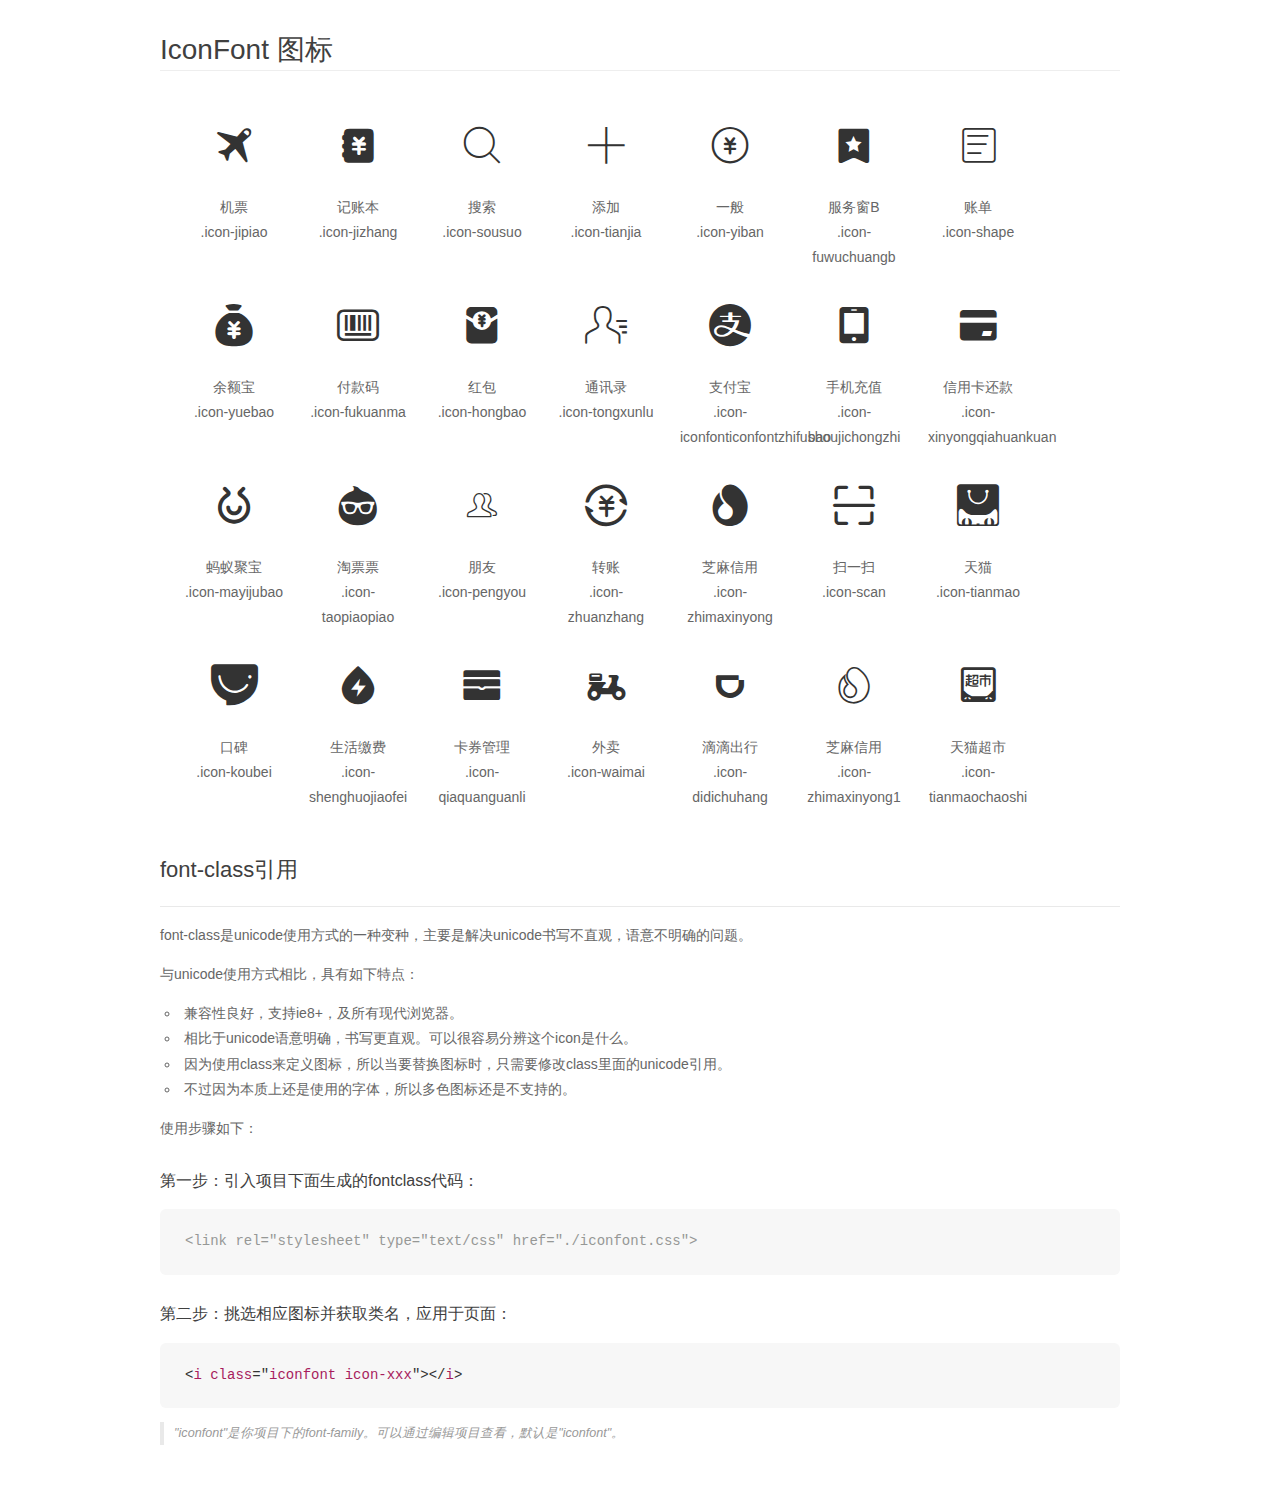
<file: font/demo_fontclass.html>
<!DOCTYPE html>
<html>
<head>
    <meta charset="utf-8"/>
    <title>IconFont</title>
    <link rel="stylesheet" href="demo.css">
    <link rel="stylesheet" href="iconfont.css">
</head>
<body>
    <div class="main markdown">
        <h1>IconFont 图标</h1>
        <ul class="icon_lists clear">
            
                <li>
                <i class="icon iconfont icon-jipiao"></i>
                    <div class="name">机票</div>
                    <div class="fontclass">.icon-jipiao</div>
                </li>
            
                <li>
                <i class="icon iconfont icon-jizhang"></i>
                    <div class="name">记账本</div>
                    <div class="fontclass">.icon-jizhang</div>
                </li>
            
                <li>
                <i class="icon iconfont icon-sousuo"></i>
                    <div class="name">搜索</div>
                    <div class="fontclass">.icon-sousuo</div>
                </li>
            
                <li>
                <i class="icon iconfont icon-tianjia"></i>
                    <div class="name">添加</div>
                    <div class="fontclass">.icon-tianjia</div>
                </li>
            
                <li>
                <i class="icon iconfont icon-yiban"></i>
                    <div class="name">一般</div>
                    <div class="fontclass">.icon-yiban</div>
                </li>
            
                <li>
                <i class="icon iconfont icon-fuwuchuangb"></i>
                    <div class="name">服务窗B</div>
                    <div class="fontclass">.icon-fuwuchuangb</div>
                </li>
            
                <li>
                <i class="icon iconfont icon-shape"></i>
                    <div class="name">账单</div>
                    <div class="fontclass">.icon-shape</div>
                </li>
            
                <li>
                <i class="icon iconfont icon-yuebao"></i>
                    <div class="name">余额宝</div>
                    <div class="fontclass">.icon-yuebao</div>
                </li>
            
                <li>
                <i class="icon iconfont icon-fukuanma"></i>
                    <div class="name">付款码</div>
                    <div class="fontclass">.icon-fukuanma</div>
                </li>
            
                <li>
                <i class="icon iconfont icon-hongbao"></i>
                    <div class="name">红包</div>
                    <div class="fontclass">.icon-hongbao</div>
                </li>
            
                <li>
                <i class="icon iconfont icon-tongxunlu"></i>
                    <div class="name">通讯录</div>
                    <div class="fontclass">.icon-tongxunlu</div>
                </li>
            
                <li>
                <i class="icon iconfont icon-iconfonticonfontzhifubao"></i>
                    <div class="name">支付宝</div>
                    <div class="fontclass">.icon-iconfonticonfontzhifubao</div>
                </li>
            
                <li>
                <i class="icon iconfont icon-shoujichongzhi"></i>
                    <div class="name">手机充值</div>
                    <div class="fontclass">.icon-shoujichongzhi</div>
                </li>
            
                <li>
                <i class="icon iconfont icon-xinyongqiahuankuan"></i>
                    <div class="name">信用卡还款</div>
                    <div class="fontclass">.icon-xinyongqiahuankuan</div>
                </li>
            
                <li>
                <i class="icon iconfont icon-mayijubao"></i>
                    <div class="name">蚂蚁聚宝</div>
                    <div class="fontclass">.icon-mayijubao</div>
                </li>
            
                <li>
                <i class="icon iconfont icon-taopiaopiao"></i>
                    <div class="name">淘票票</div>
                    <div class="fontclass">.icon-taopiaopiao</div>
                </li>
            
                <li>
                <i class="icon iconfont icon-pengyou"></i>
                    <div class="name">朋友</div>
                    <div class="fontclass">.icon-pengyou</div>
                </li>
            
                <li>
                <i class="icon iconfont icon-zhuanzhang"></i>
                    <div class="name">转账</div>
                    <div class="fontclass">.icon-zhuanzhang</div>
                </li>
            
                <li>
                <i class="icon iconfont icon-zhimaxinyong"></i>
                    <div class="name">芝麻信用</div>
                    <div class="fontclass">.icon-zhimaxinyong</div>
                </li>
            
                <li>
                <i class="icon iconfont icon-scan"></i>
                    <div class="name">扫一扫</div>
                    <div class="fontclass">.icon-scan</div>
                </li>
            
                <li>
                <i class="icon iconfont icon-tianmao"></i>
                    <div class="name">天猫</div>
                    <div class="fontclass">.icon-tianmao</div>
                </li>
            
                <li>
                <i class="icon iconfont icon-koubei"></i>
                    <div class="name">口碑</div>
                    <div class="fontclass">.icon-koubei</div>
                </li>
            
                <li>
                <i class="icon iconfont icon-shenghuojiaofei"></i>
                    <div class="name">生活缴费</div>
                    <div class="fontclass">.icon-shenghuojiaofei</div>
                </li>
            
                <li>
                <i class="icon iconfont icon-qiaquanguanli"></i>
                    <div class="name">卡券管理</div>
                    <div class="fontclass">.icon-qiaquanguanli</div>
                </li>
            
                <li>
                <i class="icon iconfont icon-waimai"></i>
                    <div class="name">外卖</div>
                    <div class="fontclass">.icon-waimai</div>
                </li>
            
                <li>
                <i class="icon iconfont icon-didichuhang"></i>
                    <div class="name">滴滴出行</div>
                    <div class="fontclass">.icon-didichuhang</div>
                </li>
            
                <li>
                <i class="icon iconfont icon-zhimaxinyong1"></i>
                    <div class="name">芝麻信用</div>
                    <div class="fontclass">.icon-zhimaxinyong1</div>
                </li>
            
                <li>
                <i class="icon iconfont icon-tianmaochaoshi"></i>
                    <div class="name">天猫超市</div>
                    <div class="fontclass">.icon-tianmaochaoshi</div>
                </li>
            
        </ul>

        <h2 id="font-class-">font-class引用</h2>
        <hr>

        <p>font-class是unicode使用方式的一种变种，主要是解决unicode书写不直观，语意不明确的问题。</p>
        <p>与unicode使用方式相比，具有如下特点：</p>
        <ul>
        <li>兼容性良好，支持ie8+，及所有现代浏览器。</li>
        <li>相比于unicode语意明确，书写更直观。可以很容易分辨这个icon是什么。</li>
        <li>因为使用class来定义图标，所以当要替换图标时，只需要修改class里面的unicode引用。</li>
        <li>不过因为本质上还是使用的字体，所以多色图标还是不支持的。</li>
        </ul>
        <p>使用步骤如下：</p>
        <h3 id="-fontclass-">第一步：引入项目下面生成的fontclass代码：</h3>


        <pre><code class="lang-js hljs javascript"><span class="hljs-comment">&lt;link rel="stylesheet" type="text/css" href="./iconfont.css"&gt;</span></code></pre>
        <h3 id="-">第二步：挑选相应图标并获取类名，应用于页面：</h3>
        <pre><code class="lang-css hljs">&lt;<span class="hljs-selector-tag">i</span> <span class="hljs-selector-tag">class</span>="<span class="hljs-selector-tag">iconfont</span> <span class="hljs-selector-tag">icon-xxx</span>"&gt;&lt;/<span class="hljs-selector-tag">i</span>&gt;</code></pre>
        <blockquote>
        <p>"iconfont"是你项目下的font-family。可以通过编辑项目查看，默认是"iconfont"。</p>
        </blockquote>
    </div>
</body>
</html>
</file>
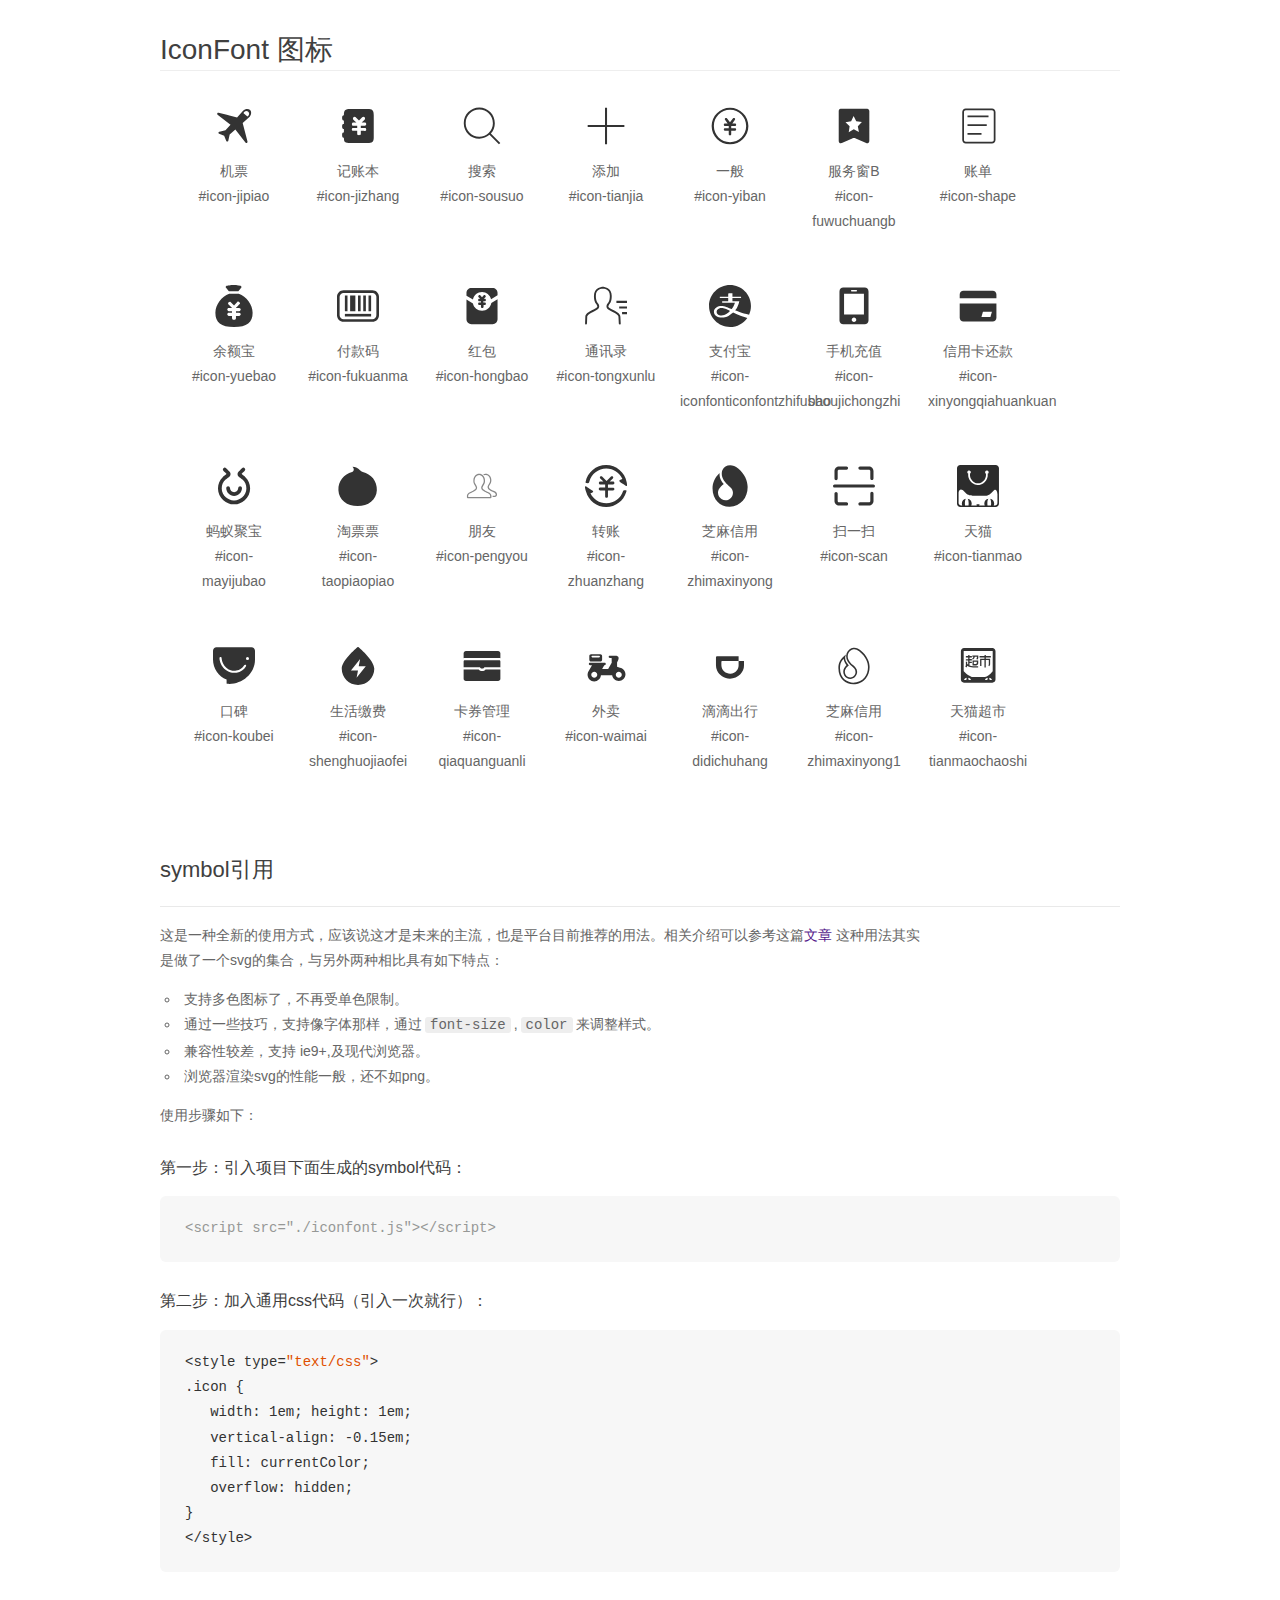
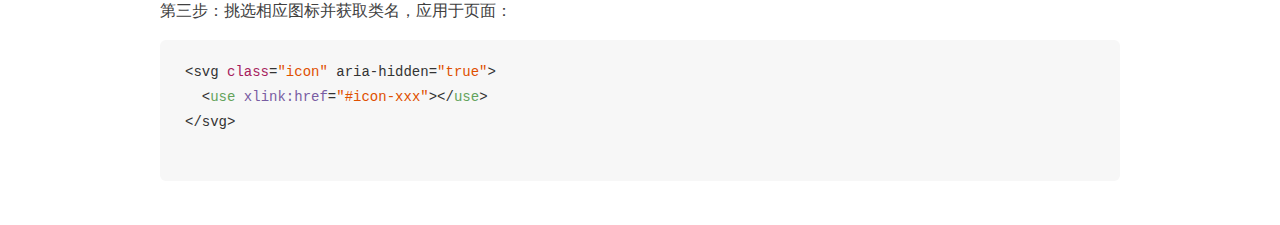
<file: font/demo_symbol.html>
<!DOCTYPE html>
<html>
<head>
    <meta charset="utf-8"/>
    <title>IconFont</title>
    <link rel="stylesheet" href="demo.css">
    <script src="iconfont.js"></script>

    <style type="text/css">
        .icon {
          /* 通过设置 font-size 来改变图标大小 */
          width: 1em; height: 1em;
          /* 图标和文字相邻时，垂直对齐 */
          vertical-align: -0.15em;
          /* 通过设置 color 来改变 SVG 的颜色/fill */
          fill: currentColor;
          /* path 和 stroke 溢出 viewBox 部分在 IE 下会显示
             normalize.css 中也包含这行 */
          overflow: hidden;
        }

    </style>
</head>
<body>
    <div class="main markdown">
        <h1>IconFont 图标</h1>
        <ul class="icon_lists clear">
            
                <li>
                    <svg class="icon" aria-hidden="true">
                        <use xlink:href="#icon-jipiao"></use>
                    </svg>
                    <div class="name">机票</div>
                    <div class="fontclass">#icon-jipiao</div>
                </li>
            
                <li>
                    <svg class="icon" aria-hidden="true">
                        <use xlink:href="#icon-jizhang"></use>
                    </svg>
                    <div class="name">记账本</div>
                    <div class="fontclass">#icon-jizhang</div>
                </li>
            
                <li>
                    <svg class="icon" aria-hidden="true">
                        <use xlink:href="#icon-sousuo"></use>
                    </svg>
                    <div class="name">搜索</div>
                    <div class="fontclass">#icon-sousuo</div>
                </li>
            
                <li>
                    <svg class="icon" aria-hidden="true">
                        <use xlink:href="#icon-tianjia"></use>
                    </svg>
                    <div class="name">添加</div>
                    <div class="fontclass">#icon-tianjia</div>
                </li>
            
                <li>
                    <svg class="icon" aria-hidden="true">
                        <use xlink:href="#icon-yiban"></use>
                    </svg>
                    <div class="name">一般</div>
                    <div class="fontclass">#icon-yiban</div>
                </li>
            
                <li>
                    <svg class="icon" aria-hidden="true">
                        <use xlink:href="#icon-fuwuchuangb"></use>
                    </svg>
                    <div class="name">服务窗B</div>
                    <div class="fontclass">#icon-fuwuchuangb</div>
                </li>
            
                <li>
                    <svg class="icon" aria-hidden="true">
                        <use xlink:href="#icon-shape"></use>
                    </svg>
                    <div class="name">账单</div>
                    <div class="fontclass">#icon-shape</div>
                </li>
            
                <li>
                    <svg class="icon" aria-hidden="true">
                        <use xlink:href="#icon-yuebao"></use>
                    </svg>
                    <div class="name">余额宝</div>
                    <div class="fontclass">#icon-yuebao</div>
                </li>
            
                <li>
                    <svg class="icon" aria-hidden="true">
                        <use xlink:href="#icon-fukuanma"></use>
                    </svg>
                    <div class="name">付款码</div>
                    <div class="fontclass">#icon-fukuanma</div>
                </li>
            
                <li>
                    <svg class="icon" aria-hidden="true">
                        <use xlink:href="#icon-hongbao"></use>
                    </svg>
                    <div class="name">红包</div>
                    <div class="fontclass">#icon-hongbao</div>
                </li>
            
                <li>
                    <svg class="icon" aria-hidden="true">
                        <use xlink:href="#icon-tongxunlu"></use>
                    </svg>
                    <div class="name">通讯录</div>
                    <div class="fontclass">#icon-tongxunlu</div>
                </li>
            
                <li>
                    <svg class="icon" aria-hidden="true">
                        <use xlink:href="#icon-iconfonticonfontzhifubao"></use>
                    </svg>
                    <div class="name">支付宝</div>
                    <div class="fontclass">#icon-iconfonticonfontzhifubao</div>
                </li>
            
                <li>
                    <svg class="icon" aria-hidden="true">
                        <use xlink:href="#icon-shoujichongzhi"></use>
                    </svg>
                    <div class="name">手机充值</div>
                    <div class="fontclass">#icon-shoujichongzhi</div>
                </li>
            
                <li>
                    <svg class="icon" aria-hidden="true">
                        <use xlink:href="#icon-xinyongqiahuankuan"></use>
                    </svg>
                    <div class="name">信用卡还款</div>
                    <div class="fontclass">#icon-xinyongqiahuankuan</div>
                </li>
            
                <li>
                    <svg class="icon" aria-hidden="true">
                        <use xlink:href="#icon-mayijubao"></use>
                    </svg>
                    <div class="name">蚂蚁聚宝</div>
                    <div class="fontclass">#icon-mayijubao</div>
                </li>
            
                <li>
                    <svg class="icon" aria-hidden="true">
                        <use xlink:href="#icon-taopiaopiao"></use>
                    </svg>
                    <div class="name">淘票票</div>
                    <div class="fontclass">#icon-taopiaopiao</div>
                </li>
            
                <li>
                    <svg class="icon" aria-hidden="true">
                        <use xlink:href="#icon-pengyou"></use>
                    </svg>
                    <div class="name">朋友</div>
                    <div class="fontclass">#icon-pengyou</div>
                </li>
            
                <li>
                    <svg class="icon" aria-hidden="true">
                        <use xlink:href="#icon-zhuanzhang"></use>
                    </svg>
                    <div class="name">转账</div>
                    <div class="fontclass">#icon-zhuanzhang</div>
                </li>
            
                <li>
                    <svg class="icon" aria-hidden="true">
                        <use xlink:href="#icon-zhimaxinyong"></use>
                    </svg>
                    <div class="name">芝麻信用</div>
                    <div class="fontclass">#icon-zhimaxinyong</div>
                </li>
            
                <li>
                    <svg class="icon" aria-hidden="true">
                        <use xlink:href="#icon-scan"></use>
                    </svg>
                    <div class="name">扫一扫</div>
                    <div class="fontclass">#icon-scan</div>
                </li>
            
                <li>
                    <svg class="icon" aria-hidden="true">
                        <use xlink:href="#icon-tianmao"></use>
                    </svg>
                    <div class="name">天猫</div>
                    <div class="fontclass">#icon-tianmao</div>
                </li>
            
                <li>
                    <svg class="icon" aria-hidden="true">
                        <use xlink:href="#icon-koubei"></use>
                    </svg>
                    <div class="name">口碑</div>
                    <div class="fontclass">#icon-koubei</div>
                </li>
            
                <li>
                    <svg class="icon" aria-hidden="true">
                        <use xlink:href="#icon-shenghuojiaofei"></use>
                    </svg>
                    <div class="name">生活缴费</div>
                    <div class="fontclass">#icon-shenghuojiaofei</div>
                </li>
            
                <li>
                    <svg class="icon" aria-hidden="true">
                        <use xlink:href="#icon-qiaquanguanli"></use>
                    </svg>
                    <div class="name">卡券管理</div>
                    <div class="fontclass">#icon-qiaquanguanli</div>
                </li>
            
                <li>
                    <svg class="icon" aria-hidden="true">
                        <use xlink:href="#icon-waimai"></use>
                    </svg>
                    <div class="name">外卖</div>
                    <div class="fontclass">#icon-waimai</div>
                </li>
            
                <li>
                    <svg class="icon" aria-hidden="true">
                        <use xlink:href="#icon-didichuhang"></use>
                    </svg>
                    <div class="name">滴滴出行</div>
                    <div class="fontclass">#icon-didichuhang</div>
                </li>
            
                <li>
                    <svg class="icon" aria-hidden="true">
                        <use xlink:href="#icon-zhimaxinyong1"></use>
                    </svg>
                    <div class="name">芝麻信用</div>
                    <div class="fontclass">#icon-zhimaxinyong1</div>
                </li>
            
                <li>
                    <svg class="icon" aria-hidden="true">
                        <use xlink:href="#icon-tianmaochaoshi"></use>
                    </svg>
                    <div class="name">天猫超市</div>
                    <div class="fontclass">#icon-tianmaochaoshi</div>
                </li>
            
        </ul>


        <h2 id="symbol-">symbol引用</h2>
        <hr>

        <p>这是一种全新的使用方式，应该说这才是未来的主流，也是平台目前推荐的用法。相关介绍可以参考这篇<a href="">文章</a>
        这种用法其实是做了一个svg的集合，与另外两种相比具有如下特点：</p>
        <ul>
          <li>支持多色图标了，不再受单色限制。</li>
          <li>通过一些技巧，支持像字体那样，通过<code>font-size</code>,<code>color</code>来调整样式。</li>
          <li>兼容性较差，支持 ie9+,及现代浏览器。</li>
          <li>浏览器渲染svg的性能一般，还不如png。</li>
        </ul>
        <p>使用步骤如下：</p>
        <h3 id="-symbol-">第一步：引入项目下面生成的symbol代码：</h3>
        <pre><code class="lang-js hljs javascript"><span class="hljs-comment">&lt;script src="./iconfont.js"&gt;&lt;/script&gt;</span></code></pre>
        <h3 id="-css-">第二步：加入通用css代码（引入一次就行）：</h3>
        <pre><code class="lang-js hljs javascript">&lt;style type=<span class="hljs-string">"text/css"</span>&gt;
.icon {
   width: <span class="hljs-number">1</span>em; height: <span class="hljs-number">1</span>em;
   vertical-align: <span class="hljs-number">-0.15</span>em;
   fill: currentColor;
   overflow: hidden;
}
&lt;<span class="hljs-regexp">/style&gt;</span></code></pre>
        <h3 id="-">第三步：挑选相应图标并获取类名，应用于页面：</h3>
        <pre><code class="lang-js hljs javascript">&lt;svg <span class="hljs-class"><span class="hljs-keyword">class</span></span>=<span class="hljs-string">"icon"</span> aria-hidden=<span class="hljs-string">"true"</span>&gt;<span class="xml"><span class="hljs-tag">
  &lt;<span class="hljs-name">use</span> <span class="hljs-attr">xlink:href</span>=<span class="hljs-string">"#icon-xxx"</span>&gt;</span><span class="hljs-tag">&lt;/<span class="hljs-name">use</span>&gt;</span>
</span>&lt;<span class="hljs-regexp">/svg&gt;
        </span></code></pre>
    </div>
</body>
</html>
</file>
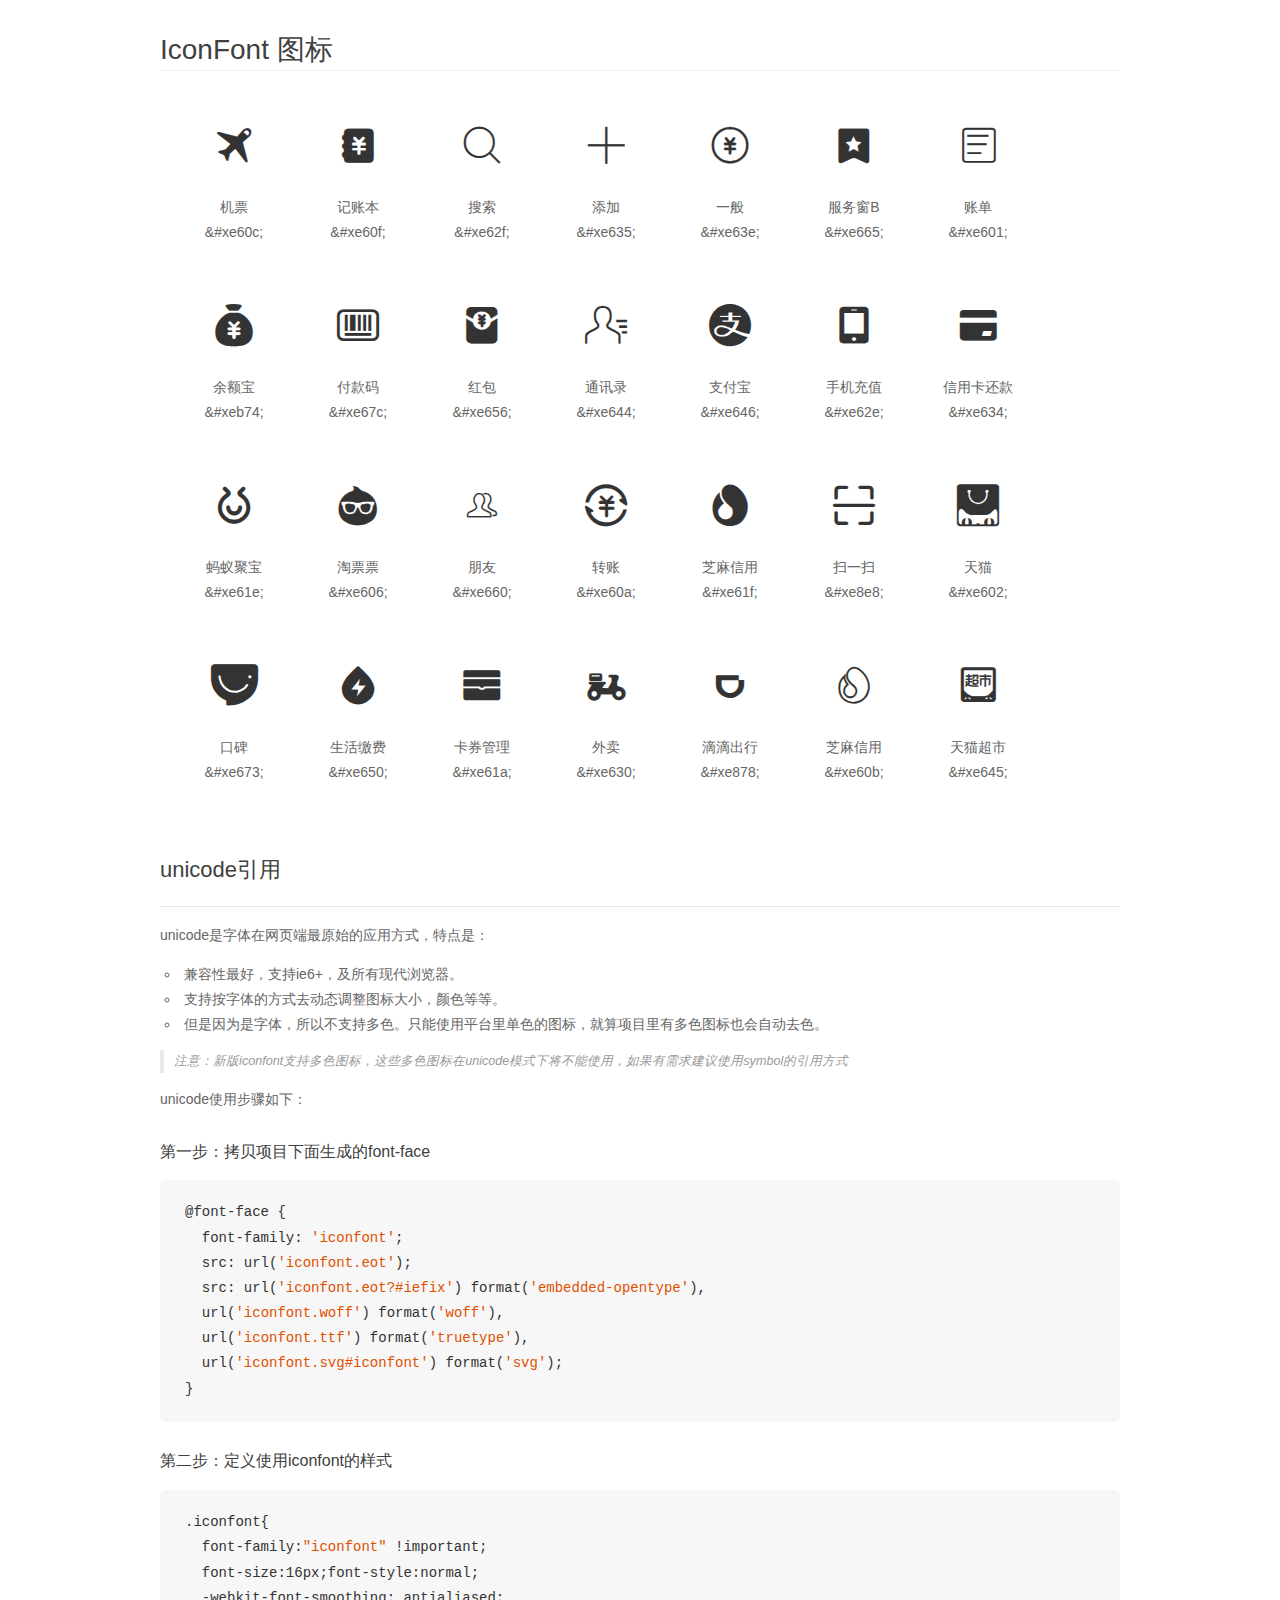
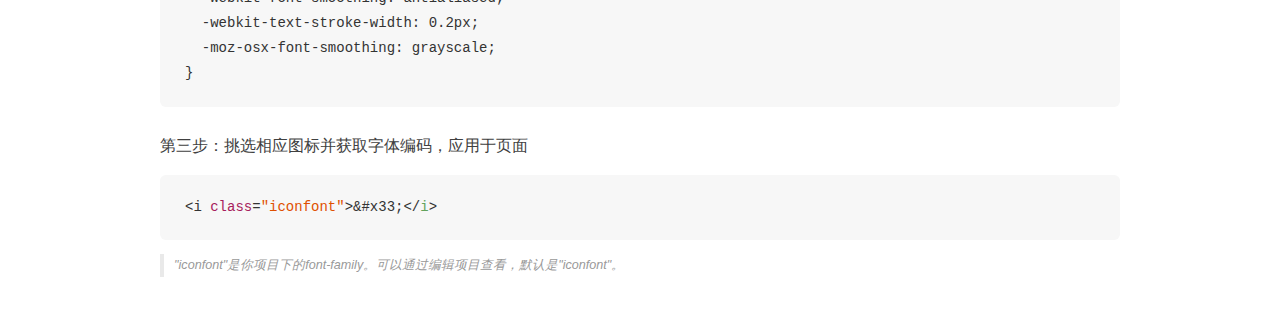
<file: font/demo_unicode.html>
<!DOCTYPE html>
<html>
<head>
    <meta charset="utf-8"/>
    <title>IconFont</title>
    <link rel="stylesheet" href="demo.css">

    <style type="text/css">

        @font-face {font-family: "iconfont";
          src: url('iconfont.eot'); /* IE9*/
          src: url('iconfont.eot#iefix') format('embedded-opentype'), /* IE6-IE8 */
          url('iconfont.woff') format('woff'), /* chrome, firefox */
          url('iconfont.ttf') format('truetype'), /* chrome, firefox, opera, Safari, Android, iOS 4.2+*/
          url('iconfont.svg#iconfont') format('svg'); /* iOS 4.1- */
        }

        .iconfont {
          font-family:"iconfont" !important;
          font-size:16px;
          font-style:normal;
          -webkit-font-smoothing: antialiased;
          -webkit-text-stroke-width: 0.2px;
          -moz-osx-font-smoothing: grayscale;
        }

    </style>
</head>
<body>
    <div class="main markdown">
        <h1>IconFont 图标</h1>
        <ul class="icon_lists clear">
            
                <li>
                <i class="icon iconfont">&#xe60c;</i>
                    <div class="name">机票</div>
                    <div class="code">&amp;#xe60c;</div>
                </li>
            
                <li>
                <i class="icon iconfont">&#xe60f;</i>
                    <div class="name">记账本</div>
                    <div class="code">&amp;#xe60f;</div>
                </li>
            
                <li>
                <i class="icon iconfont">&#xe62f;</i>
                    <div class="name">搜索</div>
                    <div class="code">&amp;#xe62f;</div>
                </li>
            
                <li>
                <i class="icon iconfont">&#xe635;</i>
                    <div class="name">添加</div>
                    <div class="code">&amp;#xe635;</div>
                </li>
            
                <li>
                <i class="icon iconfont">&#xe63e;</i>
                    <div class="name">一般</div>
                    <div class="code">&amp;#xe63e;</div>
                </li>
            
                <li>
                <i class="icon iconfont">&#xe665;</i>
                    <div class="name">服务窗B</div>
                    <div class="code">&amp;#xe665;</div>
                </li>
            
                <li>
                <i class="icon iconfont">&#xe601;</i>
                    <div class="name">账单</div>
                    <div class="code">&amp;#xe601;</div>
                </li>
            
                <li>
                <i class="icon iconfont">&#xeb74;</i>
                    <div class="name">余额宝</div>
                    <div class="code">&amp;#xeb74;</div>
                </li>
            
                <li>
                <i class="icon iconfont">&#xe67c;</i>
                    <div class="name">付款码</div>
                    <div class="code">&amp;#xe67c;</div>
                </li>
            
                <li>
                <i class="icon iconfont">&#xe656;</i>
                    <div class="name">红包</div>
                    <div class="code">&amp;#xe656;</div>
                </li>
            
                <li>
                <i class="icon iconfont">&#xe644;</i>
                    <div class="name">通讯录</div>
                    <div class="code">&amp;#xe644;</div>
                </li>
            
                <li>
                <i class="icon iconfont">&#xe646;</i>
                    <div class="name">支付宝</div>
                    <div class="code">&amp;#xe646;</div>
                </li>
            
                <li>
                <i class="icon iconfont">&#xe62e;</i>
                    <div class="name">手机充值</div>
                    <div class="code">&amp;#xe62e;</div>
                </li>
            
                <li>
                <i class="icon iconfont">&#xe634;</i>
                    <div class="name">信用卡还款</div>
                    <div class="code">&amp;#xe634;</div>
                </li>
            
                <li>
                <i class="icon iconfont">&#xe61e;</i>
                    <div class="name">蚂蚁聚宝</div>
                    <div class="code">&amp;#xe61e;</div>
                </li>
            
                <li>
                <i class="icon iconfont">&#xe606;</i>
                    <div class="name">淘票票</div>
                    <div class="code">&amp;#xe606;</div>
                </li>
            
                <li>
                <i class="icon iconfont">&#xe660;</i>
                    <div class="name">朋友</div>
                    <div class="code">&amp;#xe660;</div>
                </li>
            
                <li>
                <i class="icon iconfont">&#xe60a;</i>
                    <div class="name">转账</div>
                    <div class="code">&amp;#xe60a;</div>
                </li>
            
                <li>
                <i class="icon iconfont">&#xe61f;</i>
                    <div class="name">芝麻信用</div>
                    <div class="code">&amp;#xe61f;</div>
                </li>
            
                <li>
                <i class="icon iconfont">&#xe8e8;</i>
                    <div class="name">扫一扫</div>
                    <div class="code">&amp;#xe8e8;</div>
                </li>
            
                <li>
                <i class="icon iconfont">&#xe602;</i>
                    <div class="name">天猫</div>
                    <div class="code">&amp;#xe602;</div>
                </li>
            
                <li>
                <i class="icon iconfont">&#xe673;</i>
                    <div class="name">口碑</div>
                    <div class="code">&amp;#xe673;</div>
                </li>
            
                <li>
                <i class="icon iconfont">&#xe650;</i>
                    <div class="name">生活缴费</div>
                    <div class="code">&amp;#xe650;</div>
                </li>
            
                <li>
                <i class="icon iconfont">&#xe61a;</i>
                    <div class="name">卡券管理</div>
                    <div class="code">&amp;#xe61a;</div>
                </li>
            
                <li>
                <i class="icon iconfont">&#xe630;</i>
                    <div class="name">外卖</div>
                    <div class="code">&amp;#xe630;</div>
                </li>
            
                <li>
                <i class="icon iconfont">&#xe878;</i>
                    <div class="name">滴滴出行</div>
                    <div class="code">&amp;#xe878;</div>
                </li>
            
                <li>
                <i class="icon iconfont">&#xe60b;</i>
                    <div class="name">芝麻信用</div>
                    <div class="code">&amp;#xe60b;</div>
                </li>
            
                <li>
                <i class="icon iconfont">&#xe645;</i>
                    <div class="name">天猫超市</div>
                    <div class="code">&amp;#xe645;</div>
                </li>
            
        </ul>
        <h2 id="unicode-">unicode引用</h2>
        <hr>

        <p>unicode是字体在网页端最原始的应用方式，特点是：</p>
        <ul>
        <li>兼容性最好，支持ie6+，及所有现代浏览器。</li>
        <li>支持按字体的方式去动态调整图标大小，颜色等等。</li>
        <li>但是因为是字体，所以不支持多色。只能使用平台里单色的图标，就算项目里有多色图标也会自动去色。</li>
        </ul>
        <blockquote>
        <p>注意：新版iconfont支持多色图标，这些多色图标在unicode模式下将不能使用，如果有需求建议使用symbol的引用方式</p>
        </blockquote>
        <p>unicode使用步骤如下：</p>
        <h3 id="-font-face">第一步：拷贝项目下面生成的font-face</h3>
        <pre><code class="lang-js hljs javascript">@font-face {
  font-family: <span class="hljs-string">'iconfont'</span>;
  src: url(<span class="hljs-string">'iconfont.eot'</span>);
  src: url(<span class="hljs-string">'iconfont.eot?#iefix'</span>) format(<span class="hljs-string">'embedded-opentype'</span>),
  url(<span class="hljs-string">'iconfont.woff'</span>) format(<span class="hljs-string">'woff'</span>),
  url(<span class="hljs-string">'iconfont.ttf'</span>) format(<span class="hljs-string">'truetype'</span>),
  url(<span class="hljs-string">'iconfont.svg#iconfont'</span>) format(<span class="hljs-string">'svg'</span>);
}
</code></pre>
        <h3 id="-iconfont-">第二步：定义使用iconfont的样式</h3>
        <pre><code class="lang-js hljs javascript">.iconfont{
  font-family:<span class="hljs-string">"iconfont"</span> !important;
  font-size:<span class="hljs-number">16</span>px;font-style:normal;
  -webkit-font-smoothing: antialiased;
  -webkit-text-stroke-width: <span class="hljs-number">0.2</span>px;
  -moz-osx-font-smoothing: grayscale;
}
</code></pre>
        <h3 id="-">第三步：挑选相应图标并获取字体编码，应用于页面</h3>
        <pre><code class="lang-js hljs javascript">&lt;i <span class="hljs-class"><span class="hljs-keyword">class</span></span>=<span class="hljs-string">"iconfont"</span>&gt;&amp;#x33;<span class="xml"><span class="hljs-tag">&lt;/<span class="hljs-name">i</span>&gt;</span></span></code></pre>

        <blockquote>
        <p>"iconfont"是你项目下的font-family。可以通过编辑项目查看，默认是"iconfont"。</p>
        </blockquote>
    </div>


</body>
</html>
</file>
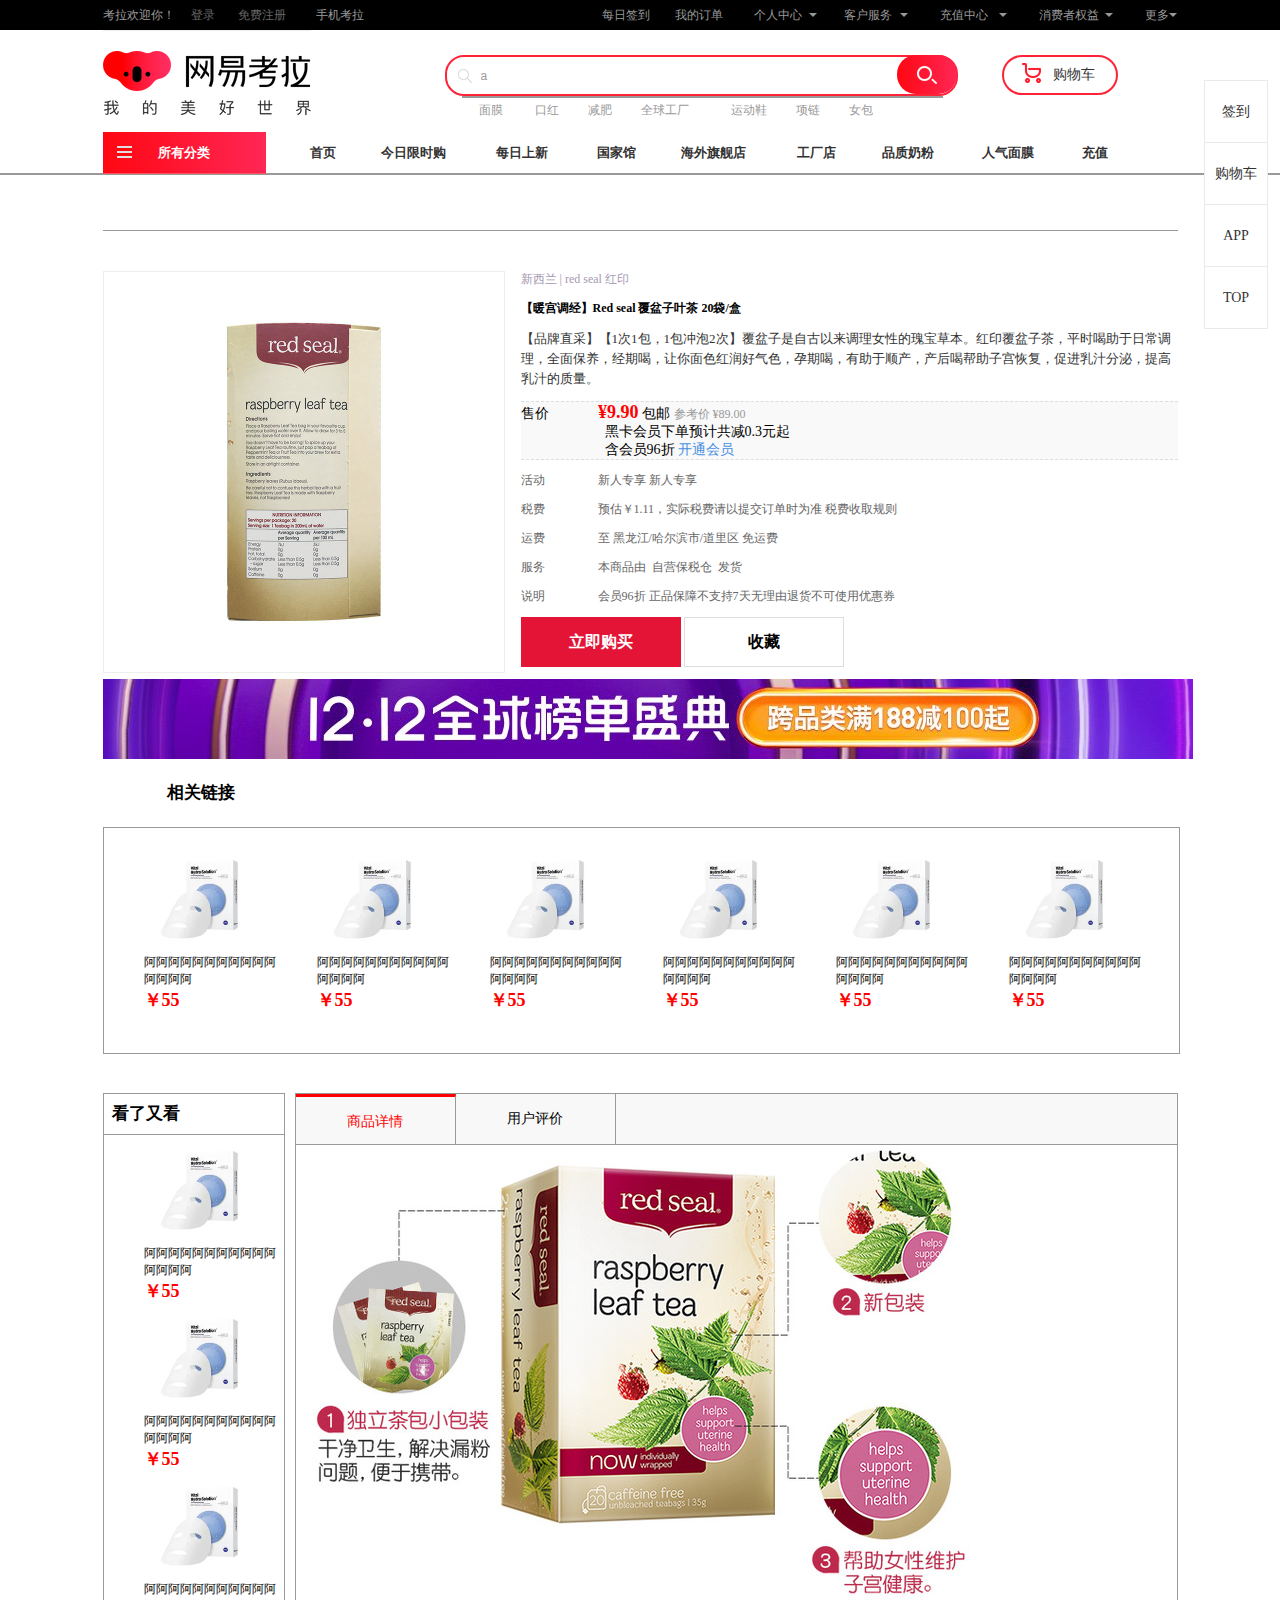
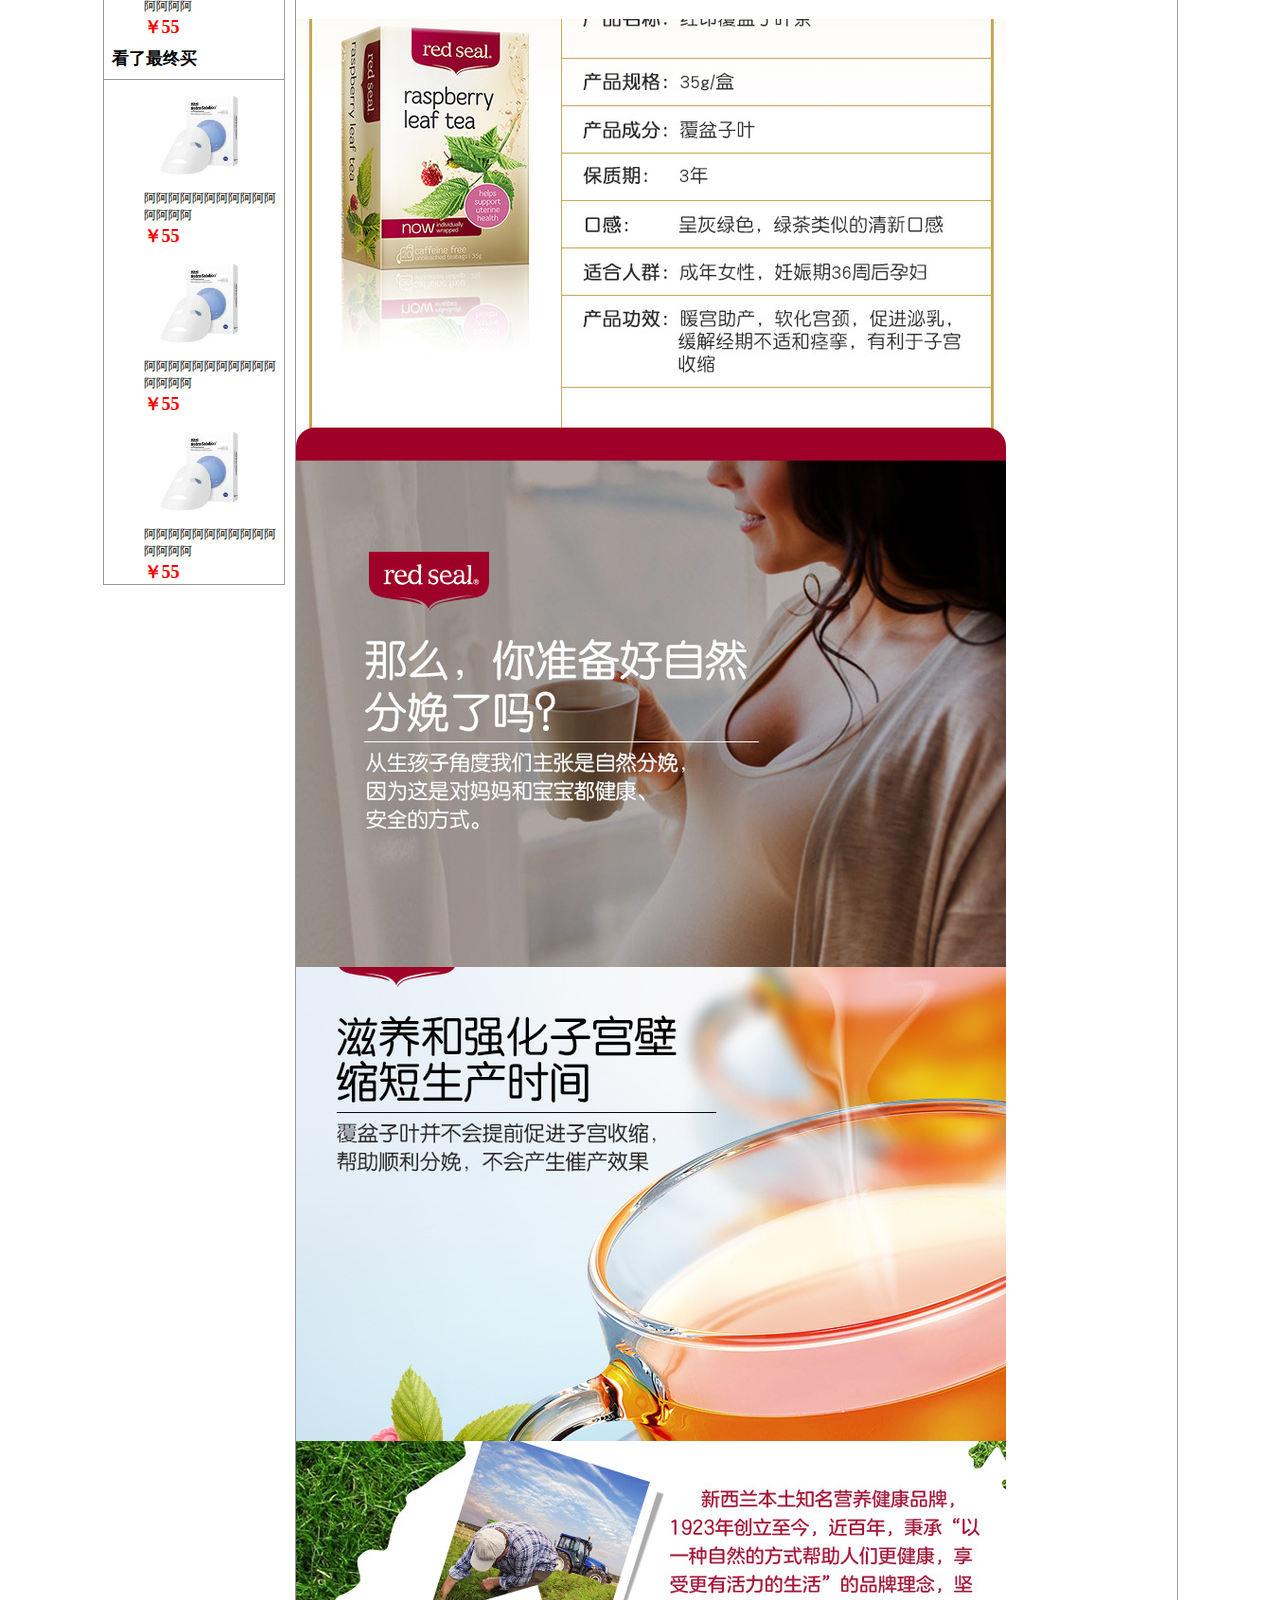
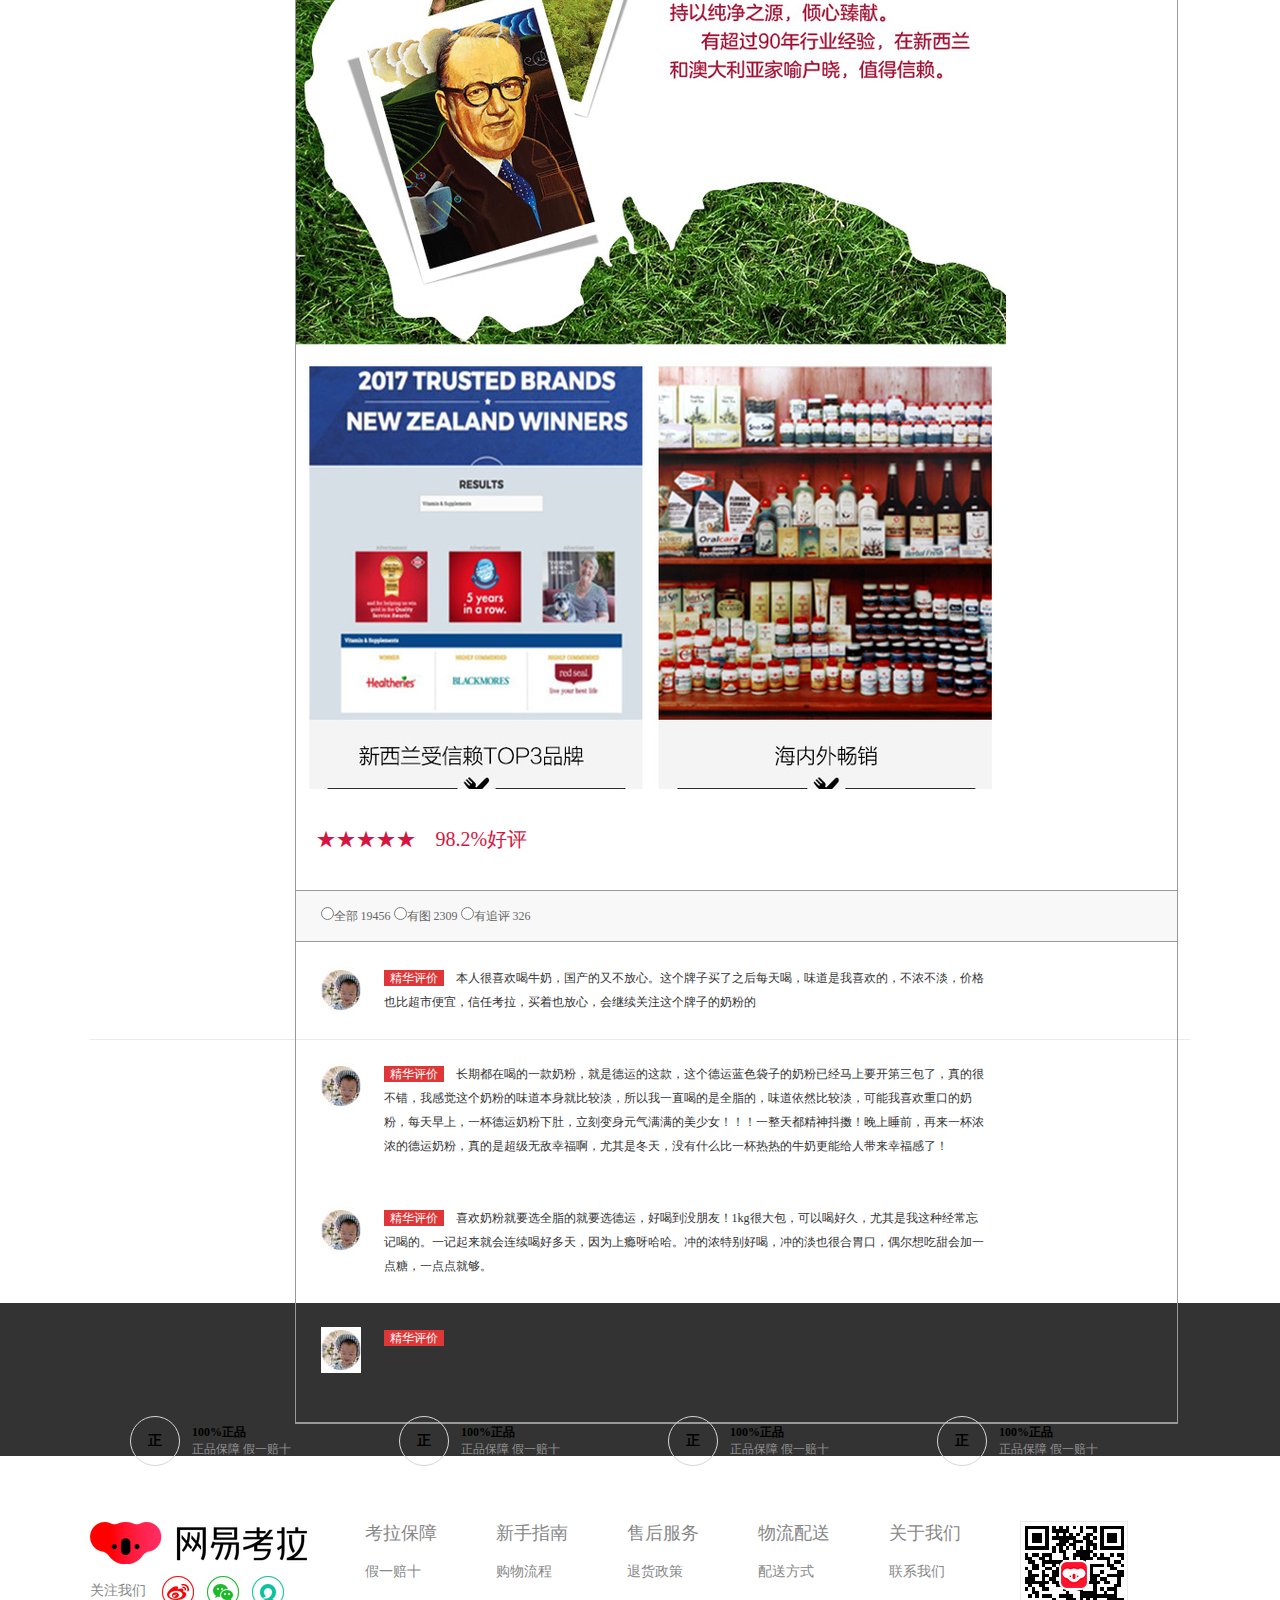
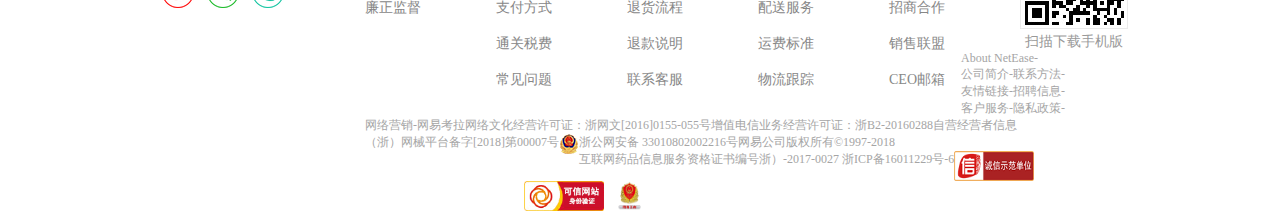
<file: html/details.html>
<!DOCTYPE html>
<html lang="en">
    <head>
        <meta charset="utf-8">
        <link rel="stylesheet" href="../css/reset.css">
        <link rel="stylesheet" href="../font/iconfont.css">
        <link rel="stylesheet" href="../css/details.css">
        <link rel="stylesheet" href="../css/header.css">
        <link rel="stylesheet" href="../css/footer.css">
        <script src="../js/jquery-3.3.1.min.js"></script>
    </head>
    <body>
    <div id="header1">
        <div id="header1_xin">
            <ul class="hd_one">
                <li>考拉欢迎你！</li>
                <li><a href="html/login page.html">登录</a></li>
                <li><a href="html/Registration page.html">免费注册</a></li>
                <li>手机考拉
                        <div id="ma">
                        <img src="../images/erma.png" alt="">
                        <span class="ma_x"></span>
                        <em style="color:red">下载APP</em>
                        <em style="color:red"><br>领1000元新人红包</em>
                        </div>
                </li>
            </ul>
            <ul class="hd_two">
                <li class="fp"><p>每日签到</p></li>
                <li class="fp"><p>我的订单</p></li>
                <li class="hp"><em>个人中心</em>
                        <i class="arr one_1"></i>
                        <span class="two_1">
                            <p>我的优惠券</p>
                            <p>我的红包</p>
                            <p>我的考拉豆</p>
                            <p>账号管理</p>
                            <p>我的实名认证</p>
                            <p>我收藏的商品</p>
                            <p>我关注的品牌</p>
                            <p>售后管理</p>
                        </span>
                </li>
                <li class="hp"><em>客户服务</em>
                        <i class="arr"></i>
                        <span class="two_1">
                            <p>联系客服</p>
                            <p>帮助中心</p>
                        </span>
                </li>
                <li class="hp"><em>充值中心</em>
                        <span class="two_1">
                            <p>话费流量</p>
                            <p>游戏充值</p>
                            <p>AppStore充值码</p>
                        </span>
                        <i class="arr"></i>
                </li>
                <li class="hp"><em>消费者权益</em>
                        <span class="two_1">
                            <p>消费者告知书</p>
                            <p>消费投诉公示</p>
                        </span>
                        <i class="arr"></i>
                </li>
                <li class="hp"><em>更多</em>
                        <span class="two_1">
                            <p>收藏本站</p>
                            <p>新浪微博</p>
                            <p>微信公众号</p>
                            <p>易信公众号</p>
                            <p>招商合作</p>
                            <p>考拉招聘</p>
                        </span>
                        <i class="arr _7"></i>
                </li>
            </ul>
        </div>
    </div>
    <div id="header2">
        <div id="header2_xin">
        <a href="../index.html" class="ind"></a>
            <div id="search_p">
                <input type="text" id="sch" value="a">
                <!-- 提示框 -->
                <ul class="porptbox">
                    <li></li>
                </ul>
                <!-- 引入提示框接口 -->
    <script src="../js/back-end agent.js"></script>

                <button id="btn_p"></button>
                <span></span>
                <div id="sch_p">
                    <p>面膜</p>
                    <p>口红</p>
                    <p>减肥</p>
                    <p>全球工厂</p>
                    <p>运动鞋</p>
                    <p>项链</p>
                    <p>女包</p>
                </div>
            </div>
            <div id="shop_car">
                <p>购物车</p>
            </div>
        </div>
    </div>
    
    <div id="header3">
        <div id="header3_xin">
            <li><p>所有分类</p>
                <span class="one_xl">
                    <p>美容彩妆<span class="header3_cont2">
                        <span class="cont1_one">

                        <span class="first_con">
                            <span class="cont1_one_li">

                                <span class="cont1_li_1">奶粉</span>
                                <span class="cont1_li_2">纸尿裤/拉拉裤</span>

                            </span>

                            <span class="cont1_one_li_x1">
                            <a href="">洁面</a>
                            <a href="">卸妆</a>
                            <a href="">爽肤水</a>
                            <a href="">面霜</a>
                            <a href="">眼部护理</a>
                            <a href="">精华</a>
                            <a href="">乳液/凝胶</a>
                            <a href="">手/足护理</a>
                            <a href="">身体护理</a>
                            <a href="">唇部护理</a>
                            <a href="">护肤套装</a>
                            <a href="">男士面膜</a>
                            <a href="">精油芳疗</a>
                            <a href="">面部护肤</a>
                            <a href="">男士护肤</a>
                            </span>
                            <span class="cont1_one_li_x2">
                                <a href="">美迪惠尔</a>
                                <a href="">JMsolution</a>
                                <a href="">RAY</a>
                                <a href="">Dr.Jart+</a>
                                <a href="">JAYJUN</a>
                                <a href="">春雨</a>
                                <a href="">SNP</a>
                                <a href="">佑天兰</a>
                                <a href="">香蒲丽</a>
                                <a href="">森田药妆</a>
                                <a href="">肌美精</a>
                                <a href="">丽得姿</a>
                                <a href="">其他面膜</a>
                            </span>
</span>


<span class="section">
<span class="cont1_one_li">
                    <span class="cont1_li_1">护肤</span>
                    <span class="cont1_li_2">面膜</span>

                            </span>

                            <span class="cont1_one_li_x1">
                            <a href="">洁面</a>
                            <a href="">卸妆</a>
                            <a href="">爽肤水</a>
                            <a href="">面霜</a>
                            <a href="">眼部护理</a>
                            <a href="">精华</a>
                            <a href="">乳液/凝胶</a>
                            <a href="">手/足护理</a>
                            <a href="">身体护理</a>
                            <a href="">唇部护理</a>
                            <a href="">护肤套装</a>
                            <a href="">男士面膜</a>
                            <a href="">精油芳疗</a>
                            <a href="">面部护肤</a>
                            <a href="">男士护肤</a>
                            </span>
                            <span class="cont1_one_li_x2">
                                <a href="">美迪惠尔</a>
                                <a href="">JMsolution</a>
                                <a href="">RAY</a>
                                <a href="">Dr.Jart+</a>
                                <a href="">JAYJUN</a>
                                <a href="">春雨</a>
                                <a href="">SNP</a>
                                <a href="">佑天兰</a>
                                <a href="">香蒲丽</a>
                                <a href="">森田药妆</a>
                                <a href="">肌美精</a>
                                <a href="">丽得姿</a>
                                <a href="">其他面膜</a>
                            </span>


                        </span>



<span class="cont1_one_li">
                    <span class="cont1_li_1">护肤</span>
                        
                            <span class="cont1_one_li_x1">
                            <a href="">女士香水</a>
                            <a href="">男士香水</a>
                            <a href="">香水套装</a>
                      
                            </span>
                          
                        </span>

</span>

                        <span class="cont1_two">
                            <img src="../images/icc1uivj43.jpg" alt="">
                            <img src="../images/idv0dp6a35.jpg" alt="">
                             <img src="../images/idv0dp6a35.jpg" alt="">
                             <img src="../images/idv0dp6a35.jpg" alt="">
                             <img src="../images/idv0dp6a35.jpg" alt="">
                             <img src="../images/idv0dp6a35.jpg" alt="">
                             <span class="cont_pict"></span>
                        </span>
                    </span></p>
                    <p>母婴儿童<span class="header3_cont2">
                        <span class="cont1_one">

                        <span class="first_con">
                            <span class="cont1_one_li">

                                <span class="cont1_li_1">奶粉</span>
                                <span class="cont1_li_2">纸尿裤/拉拉裤</span>

                            </span>

                            <span class="cont1_one_li_x1">
                            <a href="">洁面</a>
                            <a href="">卸妆</a>
                            <a href="">爽肤水</a>
                            <a href="">面霜</a>
                            <a href="">眼部护理</a>
                            <a href="">精华</a>
                            <a href="">乳液/凝胶</a>
                            <a href="">手/足护理</a>
                            <a href="">身体护理</a>
                            <a href="">唇部护理</a>
                            <a href="">护肤套装</a>
                            <a href="">男士面膜</a>
                            <a href="">精油芳疗</a>
                            <a href="">面部护肤</a>
                            <a href="">男士护肤</a>
                            </span>
                            <span class="cont1_one_li_x2">
                                <a href="">美迪惠尔</a>
                                <a href="">JMsolution</a>
                                <a href="">RAY</a>
                                <a href="">Dr.Jart+</a>
                                <a href="">JAYJUN</a>
                                <a href="">春雨</a>
                                <a href="">SNP</a>
                                <a href="">佑天兰</a>
                                <a href="">香蒲丽</a>
                                <a href="">森田药妆</a>
                                <a href="">肌美精</a>
                                <a href="">丽得姿</a>
                                <a href="">其他面膜</a>
                            </span>
</span>


<span class="section">
<span class="cont1_one_li">
                    <span class="cont1_li_1">护肤</span>
                    <span class="cont1_li_2">面膜</span>

                            </span>

                            <span class="cont1_one_li_x1">
                            <a href="">洁面</a>
                            <a href="">卸妆</a>
                            <a href="">爽肤水</a>
                            <a href="">面霜</a>
                            <a href="">眼部护理</a>
                            <a href="">精华</a>
                            <a href="">乳液/凝胶</a>
                            <a href="">手/足护理</a>
                            <a href="">身体护理</a>
                            <a href="">唇部护理</a>
                            <a href="">护肤套装</a>
                            <a href="">男士面膜</a>
                            <a href="">精油芳疗</a>
                            <a href="">面部护肤</a>
                            <a href="">男士护肤</a>
                            </span>
                            <span class="cont1_one_li_x2">
                                <a href="">美迪惠尔</a>
                                <a href="">JMsolution</a>
                                <a href="">RAY</a>
                                <a href="">Dr.Jart+</a>
                                <a href="">JAYJUN</a>
                                <a href="">春雨</a>
                                <a href="">SNP</a>
                                <a href="">佑天兰</a>
                                <a href="">香蒲丽</a>
                                <a href="">森田药妆</a>
                                <a href="">肌美精</a>
                                <a href="">丽得姿</a>
                                <a href="">其他面膜</a>
                            </span>


                        </span>



<span class="cont1_one_li">
                    <span class="cont1_li_1">护肤</span>
                        
                            <span class="cont1_one_li_x1">
                            <a href="">女士香水</a>
                            <a href="">男士香水</a>
                            <a href="">香水套装</a>
                      
                            </span>
                          
                        </span>

</span>

                        <span class="cont1_two">
                            <img src="../images/icc1uivj43.jpg" alt="">
                            <img src="../images/idv0dp6a35.jpg" alt="">
                             <img src="../images/idv0dp6a35.jpg" alt="">
                             <img src="../images/idv0dp6a35.jpg" alt="">
                             <img src="../images/idv0dp6a35.jpg" alt="">
                             <img src="../images/idv0dp6a35.jpg" alt="">
                             <span class="cont_pict"></span>
                        </span>
                    </span></p>
                    <p>营养保健<span class="header3_cont3">
                        <span class="cont1_one">

                        <span class="first_con">
                            <span class="cont1_one_li">

                                <span class="cont1_li_1">护肤</span>
                                <span class="cont1_li_2">面膜</span>

                            </span>

                            <span class="cont1_one_li_x1">
                            <a href="">洁面</a>
                            <a href="">卸妆</a>
                            <a href="">爽肤水</a>
                            <a href="">面霜</a>
                            <a href="">眼部护理</a>
                            <a href="">精华</a>
                            <a href="">乳液/凝胶</a>
                            <a href="">手/足护理</a>
                            <a href="">身体护理</a>
                            <a href="">唇部护理</a>
                            <a href="">护肤套装</a>
                            <a href="">男士面膜</a>
                            <a href="">精油芳疗</a>
                            <a href="">面部护肤</a>
                            <a href="">男士护肤</a>
                            </span>
                            <span class="cont1_one_li_x2">
                                <a href="">美迪惠尔</a>
                                <a href="">JMsolution</a>
                                <a href="">RAY</a>
                                <a href="">Dr.Jart+</a>
                                <a href="">JAYJUN</a>
                                <a href="">春雨</a>
                                <a href="">SNP</a>
                                <a href="">佑天兰</a>
                                <a href="">香蒲丽</a>
                                <a href="">森田药妆</a>
                                <a href="">肌美精</a>
                                <a href="">丽得姿</a>
                                <a href="">其他面膜</a>
                            </span>
</span>


<span class="section">
<span class="cont1_one_li">
                    <span class="cont1_li_1">护肤</span>
                    <span class="cont1_li_2">面膜</span>

                            </span>

                            <span class="cont1_one_li_x1">
                            <a href="">洁面</a>
                            <a href="">卸妆</a>
                            <a href="">爽肤水</a>
                            <a href="">面霜</a>
                            <a href="">眼部护理</a>
                            <a href="">精华</a>
                            <a href="">乳液/凝胶</a>
                            <a href="">手/足护理</a>
                            <a href="">身体护理</a>
                            <a href="">唇部护理</a>
                            <a href="">护肤套装</a>
                            <a href="">男士面膜</a>
                            <a href="">精油芳疗</a>
                            <a href="">面部护肤</a>
                            <a href="">男士护肤</a>
                            </span>
                            <span class="cont1_one_li_x2">
                                <a href="">美迪惠尔</a>
                                <a href="">JMsolution</a>
                                <a href="">RAY</a>
                                <a href="">Dr.Jart+</a>
                                <a href="">JAYJUN</a>
                                <a href="">春雨</a>
                                <a href="">SNP</a>
                                <a href="">佑天兰</a>
                                <a href="">香蒲丽</a>
                                <a href="">森田药妆</a>
                                <a href="">肌美精</a>
                                <a href="">丽得姿</a>
                                <a href="">其他面膜</a>
                            </span>


                        </span>



<span class="cont1_one_li">
                    <span class="cont1_li_1">护肤</span>
                        
                            <span class="cont1_one_li_x1">
                            <a href="">女士香水</a>
                            <a href="">男士香水</a>
                            <a href="">香水套装</a>
                      
                            </span>
                          
                        </span>

</span>

                        <span class="cont1_two">
                            <img src="../images/icc1uivj43.jpg" alt="">
                            <img src="../images/idv0dp6a35.jpg" alt="">
                             <img src="../images/idv0dp6a35.jpg" alt="">
                             <img src="../images/idv0dp6a35.jpg" alt="">
                             <img src="../images/idv0dp6a35.jpg" alt="">
                             <img src="../images/idv0dp6a35.jpg" alt="">
                             <span class="cont_pict"></span>
                        </span></p>
                    <p>家居个护<span class="header3_cont4">
                        <span class="cont1_one">

                        <span class="first_con">
                            <span class="cont1_one_li">

                                <span class="cont1_li_1">护肤</span>
                                <span class="cont1_li_2">面膜</span>

                            </span>

                            <span class="cont1_one_li_x1">
                            <a href="">洁面</a>
                            <a href="">卸妆</a>
                            <a href="">爽肤水</a>
                            <a href="">面霜</a>
                            <a href="">眼部护理</a>
                            <a href="">精华</a>
                            <a href="">乳液/凝胶</a>
                            <a href="">手/足护理</a>
                            <a href="">身体护理</a>
                            <a href="">唇部护理</a>
                            <a href="">护肤套装</a>
                            <a href="">男士面膜</a>
                            <a href="">精油芳疗</a>
                            <a href="">面部护肤</a>
                            <a href="">男士护肤</a>
                            </span>
                            <span class="cont1_one_li_x2">
                                <a href="">美迪惠尔</a>
                                <a href="">JMsolution</a>
                                <a href="">RAY</a>
                                <a href="">Dr.Jart+</a>
                                <a href="">JAYJUN</a>
                                <a href="">春雨</a>
                                <a href="">SNP</a>
                                <a href="">佑天兰</a>
                                <a href="">香蒲丽</a>
                                <a href="">森田药妆</a>
                                <a href="">肌美精</a>
                                <a href="">丽得姿</a>
                                <a href="">其他面膜</a>
                            </span>
</span>


<span class="section">
<span class="cont1_one_li">
                    <span class="cont1_li_1">护肤</span>
                    <span class="cont1_li_2">面膜</span>

                            </span>

                            <span class="cont1_one_li_x1">
                            <a href="">洁面</a>
                            <a href="">卸妆</a>
                            <a href="">爽肤水</a>
                            <a href="">面霜</a>
                            <a href="">眼部护理</a>
                            <a href="">精华</a>
                            <a href="">乳液/凝胶</a>
                            <a href="">手/足护理</a>
                            <a href="">身体护理</a>
                            <a href="">唇部护理</a>
                            <a href="">护肤套装</a>
                            <a href="">男士面膜</a>
                            <a href="">精油芳疗</a>
                            <a href="">面部护肤</a>
                            <a href="">男士护肤</a>
                            </span>
                            <span class="cont1_one_li_x2">
                                <a href="">美迪惠尔</a>
                                <a href="">JMsolution</a>
                                <a href="">RAY</a>
                                <a href="">Dr.Jart+</a>
                                <a href="">JAYJUN</a>
                                <a href="">春雨</a>
                                <a href="">SNP</a>
                                <a href="">佑天兰</a>
                                <a href="">香蒲丽</a>
                                <a href="">森田药妆</a>
                                <a href="">肌美精</a>
                                <a href="">丽得姿</a>
                                <a href="">其他面膜</a>
                            </span>


                        </span>



<span class="cont1_one_li">
                    <span class="cont1_li_1">护肤</span>
                        
                            <span class="cont1_one_li_x1">
                            <a href="">女士香水</a>
                            <a href="">男士香水</a>
                            <a href="">香水套装</a>
                      
                            </span>
                          
                        </span>

</span>

                        <span class="cont1_two">
                            <img src="../images/icc1uivj43.jpg" alt="">
                            <img src="../images/idv0dp6a35.jpg" alt="">
                             <img src="../images/idv0dp6a35.jpg" alt="">
                             <img src="../images/idv0dp6a35.jpg" alt="">
                             <img src="../images/idv0dp6a35.jpg" alt="">
                             <img src="../images/idv0dp6a35.jpg" alt="">
                             <span class="cont_pict"></span>
                        </span></p>
                    <p>所有分类<span class="header3_cont5">
                        <span class="cont1_one">

                        <span class="first_con">
                            <span class="cont1_one_li">

                                <span class="cont1_li_1">护肤</span>
                                <span class="cont1_li_2">面膜</span>

                            </span>

                            <span class="cont1_one_li_x1">
                            <a href="">洁面</a>
                            <a href="">卸妆</a>
                            <a href="">爽肤水</a>
                            <a href="">面霜</a>
                            <a href="">眼部护理</a>
                            <a href="">精华</a>
                            <a href="">乳液/凝胶</a>
                            <a href="">手/足护理</a>
                            <a href="">身体护理</a>
                            <a href="">唇部护理</a>
                            <a href="">护肤套装</a>
                            <a href="">男士面膜</a>
                            <a href="">精油芳疗</a>
                            <a href="">面部护肤</a>
                            <a href="">男士护肤</a>
                            </span>
                            <span class="cont1_one_li_x2">
                                <a href="">美迪惠尔</a>
                                <a href="">JMsolution</a>
                                <a href="">RAY</a>
                                <a href="">Dr.Jart+</a>
                                <a href="">JAYJUN</a>
                                <a href="">春雨</a>
                                <a href="">SNP</a>
                                <a href="">佑天兰</a>
                                <a href="">香蒲丽</a>
                                <a href="">森田药妆</a>
                                <a href="">肌美精</a>
                                <a href="">丽得姿</a>
                                <a href="">其他面膜</a>
                            </span>
</span>


<span class="section">
<span class="cont1_one_li">
                    <span class="cont1_li_1">护肤</span>
                    <span class="cont1_li_2">面膜</span>

                            </span>

                            <span class="cont1_one_li_x1">
                            <a href="">洁面</a>
                            <a href="">卸妆</a>
                            <a href="">爽肤水</a>
                            <a href="">面霜</a>
                            <a href="">眼部护理</a>
                            <a href="">精华</a>
                            <a href="">乳液/凝胶</a>
                            <a href="">手/足护理</a>
                            <a href="">身体护理</a>
                            <a href="">唇部护理</a>
                            <a href="">护肤套装</a>
                            <a href="">男士面膜</a>
                            <a href="">精油芳疗</a>
                            <a href="">面部护肤</a>
                            <a href="">男士护肤</a>
                            </span>
                            <span class="cont1_one_li_x2">
                                <a href="">美迪惠尔</a>
                                <a href="">JMsolution</a>
                                <a href="">RAY</a>
                                <a href="">Dr.Jart+</a>
                                <a href="">JAYJUN</a>
                                <a href="">春雨</a>
                                <a href="">SNP</a>
                                <a href="">佑天兰</a>
                                <a href="">香蒲丽</a>
                                <a href="">森田药妆</a>
                                <a href="">肌美精</a>
                                <a href="">丽得姿</a>
                                <a href="">其他面膜</a>
                            </span>


                        </span>



<span class="cont1_one_li">
                    <span class="cont1_li_1">护肤</span>
                        
                            <span class="cont1_one_li_x1">
                            <a href="">女士香水</a>
                            <a href="">男士香水</a>
                            <a href="">香水套装</a>
                      
                            </span>
                          
                        </span>

</span>

                        <span class="cont1_two">
                            <img src="../images/icc1uivj43.jpg" alt="">
                            <img src="../images/idv0dp6a35.jpg" alt="">
                             <img src="../images/idv0dp6a35.jpg" alt="">
                             <img src="../images/idv0dp6a35.jpg" alt="">
                             <img src="../images/idv0dp6a35.jpg" alt="">
                             <img src="../images/idv0dp6a35.jpg" alt="">
                             <span class="cont_pict"></span>
                        </span>
                    </span></p>
                    <p>数码家电<span class="header3_cont6">
                        <span class="cont1_one">

                        <span class="first_con">
                            <span class="cont1_one_li">

                                <span class="cont1_li_1">护肤</span>
                                <span class="cont1_li_2">面膜</span>

                            </span>

                            <span class="cont1_one_li_x1">
                            <a href="">洁面</a>
                            <a href="">卸妆</a>
                            <a href="">爽肤水</a>
                            <a href="">面霜</a>
                            <a href="">眼部护理</a>
                            <a href="">精华</a>
                            <a href="">乳液/凝胶</a>
                            <a href="">手/足护理</a>
                            <a href="">身体护理</a>
                            <a href="">唇部护理</a>
                            <a href="">护肤套装</a>
                            <a href="">男士面膜</a>
                            <a href="">精油芳疗</a>
                            <a href="">面部护肤</a>
                            <a href="">男士护肤</a>
                            </span>
                            <span class="cont1_one_li_x2">
                                <a href="">美迪惠尔</a>
                                <a href="">JMsolution</a>
                                <a href="">RAY</a>
                                <a href="">Dr.Jart+</a>
                                <a href="">JAYJUN</a>
                                <a href="">春雨</a>
                                <a href="">SNP</a>
                                <a href="">佑天兰</a>
                                <a href="">香蒲丽</a>
                                <a href="">森田药妆</a>
                                <a href="">肌美精</a>
                                <a href="">丽得姿</a>
                                <a href="">其他面膜</a>
                            </span>
</span>


<span class="section">
<span class="cont1_one_li">
                    <span class="cont1_li_1">护肤</span>
                    <span class="cont1_li_2">面膜</span>

                            </span>

                            <span class="cont1_one_li_x1">
                            <a href="">洁面</a>
                            <a href="">卸妆</a>
                            <a href="">爽肤水</a>
                            <a href="">面霜</a>
                            <a href="">眼部护理</a>
                            <a href="">精华</a>
                            <a href="">乳液/凝胶</a>
                            <a href="">手/足护理</a>
                            <a href="">身体护理</a>
                            <a href="">唇部护理</a>
                            <a href="">护肤套装</a>
                            <a href="">男士面膜</a>
                            <a href="">精油芳疗</a>
                            <a href="">面部护肤</a>
                            <a href="">男士护肤</a>
                            </span>
                            <span class="cont1_one_li_x2">
                                <a href="">美迪惠尔</a>
                                <a href="">JMsolution</a>
                                <a href="">RAY</a>
                                <a href="">Dr.Jart+</a>
                                <a href="">JAYJUN</a>
                                <a href="">春雨</a>
                                <a href="">SNP</a>
                                <a href="">佑天兰</a>
                                <a href="">香蒲丽</a>
                                <a href="">森田药妆</a>
                                <a href="">肌美精</a>
                                <a href="">丽得姿</a>
                                <a href="">其他面膜</a>
                            </span>


                        </span>



<span class="cont1_one_li">
                    <span class="cont1_li_1">护肤</span>
                        
                            <span class="cont1_one_li_x1">
                            <a href="">女士香水</a>
                            <a href="">男士香水</a>
                            <a href="">香水套装</a>
                      
                            </span>
                          
                        </span>

</span>

                        <span class="cont1_two">
                            <img src="../images/icc1uivj43.jpg" alt="">
                            <img src="../images/idv0dp6a35.jpg" alt="">
                             <img src="../images/idv0dp6a35.jpg" alt="">
                             <img src="../images/idv0dp6a35.jpg" alt="">
                             <img src="../images/idv0dp6a35.jpg" alt="">
                             <img src="../images/idv0dp6a35.jpg" alt="">
                             <span class="cont_pict"></span>
                        </span></p>





                    <p>轻奢<span class="header3_cont7">
                        <span class="cont1_one">

                        <span class="first_con">
                            <span class="cont1_one_li">

                                <span class="cont1_li_1">护肤</span>
                                <span class="cont1_li_2">面膜</span>

                            </span>

                            <span class="cont1_one_li_x1">
                            <a href="">洁面</a>
                            <a href="">卸妆</a>
                            <a href="">爽肤水</a>
                            <a href="">面霜</a>
                            <a href="">眼部护理</a>
                            <a href="">精华</a>
                            <a href="">乳液/凝胶</a>
                            <a href="">手/足护理</a>
                            <a href="">身体护理</a>
                            <a href="">唇部护理</a>
                            <a href="">护肤套装</a>
                            <a href="">男士面膜</a>
                            <a href="">精油芳疗</a>
                            <a href="">面部护肤</a>
                            <a href="">男士护肤</a>
                            </span>
                            <span class="cont1_one_li_x2">
                                <a href="">美迪惠尔</a>
                                <a href="">JMsolution</a>
                                <a href="">RAY</a>
                                <a href="">Dr.Jart+</a>
                                <a href="">JAYJUN</a>
                                <a href="">春雨</a>
                                <a href="">SNP</a>
                                <a href="">佑天兰</a>
                                <a href="">香蒲丽</a>
                                <a href="">森田药妆</a>
                                <a href="">肌美精</a>
                                <a href="">丽得姿</a>
                                <a href="">其他面膜</a>
                            </span>
</span>


<span class="section">
<span class="cont1_one_li">
                    <span class="cont1_li_1">护肤</span>
                    <span class="cont1_li_2">面膜</span>

                            </span>

                            <span class="cont1_one_li_x1">
                            <a href="">洁面</a>
                            <a href="">卸妆</a>
                            <a href="">爽肤水</a>
                            <a href="">面霜</a>
                            <a href="">眼部护理</a>
                            <a href="">精华</a>
                            <a href="">乳液/凝胶</a>
                            <a href="">手/足护理</a>
                            <a href="">身体护理</a>
                            <a href="">唇部护理</a>
                            <a href="">护肤套装</a>
                            <a href="">男士面膜</a>
                            <a href="">精油芳疗</a>
                            <a href="">面部护肤</a>
                            <a href="">男士护肤</a>
                            </span>
                            <span class="cont1_one_li_x2">
                                <a href="">美迪惠尔</a>
                                <a href="">JMsolution</a>
                                <a href="">RAY</a>
                                <a href="">Dr.Jart+</a>
                                <a href="">JAYJUN</a>
                                <a href="">春雨</a>
                                <a href="">SNP</a>
                                <a href="">佑天兰</a>
                                <a href="">香蒲丽</a>
                                <a href="">森田药妆</a>
                                <a href="">肌美精</a>
                                <a href="">丽得姿</a>
                                <a href="">其他面膜</a>
                            </span>


                        </span>



<span class="cont1_one_li">
                    <span class="cont1_li_1">护肤</span>
                        
                            <span class="cont1_one_li_x1">
                            <a href="">女士香水</a>
                            <a href="">男士香水</a>
                            <a href="">香水套装</a>
                      
                            </span>
                          
                        </span>

</span>

                        <span class="cont1_two">
                            <img src="../images/icc1uivj43.jpg" alt="">
                            <img src="../images/idv0dp6a35.jpg" alt="">
                             <img src="../images/idv0dp6a35.jpg" alt="">
                             <img src="../images/idv0dp6a35.jpg" alt="">
                             <img src="../images/idv0dp6a35.jpg" alt="">
                             <img src="../images/idv0dp6a35.jpg" alt="">
                             <span class="cont_pict"></span>
                        </span></p>



                    <p>服饰鞋靴<span class="header3_cont8">
                        <span class="cont1_one">

                        <span class="first_con">
                            <span class="cont1_one_li">

                                <span class="cont1_li_1">护肤</span>
                                <span class="cont1_li_2">面膜</span>

                            </span>

                            <span class="cont1_one_li_x1">
                            <a href="">洁面</a>
                            <a href="">卸妆</a>
                            <a href="">爽肤水</a>
                            <a href="">面霜</a>
                            <a href="">眼部护理</a>
                            <a href="">精华</a>
                            <a href="">乳液/凝胶</a>
                            <a href="">手/足护理</a>
                            <a href="">身体护理</a>
                            <a href="">唇部护理</a>
                            <a href="">护肤套装</a>
                            <a href="">男士面膜</a>
                            <a href="">精油芳疗</a>
                            <a href="">面部护肤</a>
                            <a href="">男士护肤</a>
                            </span>
                            <span class="cont1_one_li_x2">
                                <a href="">美迪惠尔</a>
                                <a href="">JMsolution</a>
                                <a href="">RAY</a>
                                <a href="">Dr.Jart+</a>
                                <a href="">JAYJUN</a>
                                <a href="">春雨</a>
                                <a href="">SNP</a>
                                <a href="">佑天兰</a>
                                <a href="">香蒲丽</a>
                                <a href="">森田药妆</a>
                                <a href="">肌美精</a>
                                <a href="">丽得姿</a>
                                <a href="">其他面膜</a>
                            </span>
</span>


<span class="section">
<span class="cont1_one_li">
                    <span class="cont1_li_1">护肤</span>
                    <span class="cont1_li_2">面膜</span>

                            </span>

                            <span class="cont1_one_li_x1">
                            <a href="">洁面</a>
                            <a href="">卸妆</a>
                            <a href="">爽肤水</a>
                            <a href="">面霜</a>
                            <a href="">眼部护理</a>
                            <a href="">精华</a>
                            <a href="">乳液/凝胶</a>
                            <a href="">手/足护理</a>
                            <a href="">身体护理</a>
                            <a href="">唇部护理</a>
                            <a href="">护肤套装</a>
                            <a href="">男士面膜</a>
                            <a href="">精油芳疗</a>
                            <a href="">面部护肤</a>
                            <a href="">男士护肤</a>
                            </span>
                            <span class="cont1_one_li_x2">
                                <a href="">美迪惠尔</a>
                                <a href="">JMsolution</a>
                                <a href="">RAY</a>
                                <a href="">Dr.Jart+</a>
                                <a href="">JAYJUN</a>
                                <a href="">春雨</a>
                                <a href="">SNP</a>
                                <a href="">佑天兰</a>
                                <a href="">香蒲丽</a>
                                <a href="">森田药妆</a>
                                <a href="">肌美精</a>
                                <a href="">丽得姿</a>
                                <a href="">其他面膜</a>
                            </span>


                        </span>



<span class="cont1_one_li">
                    <span class="cont1_li_1">护肤</span>
                        
                            <span class="cont1_one_li_x1">
                            <a href="">女士香水</a>
                            <a href="">男士香水</a>
                            <a href="">香水套装</a>
                      
                            </span>
                          
                        </span>

</span>

                        <span class="cont1_two">
                            <img src="../images/icc1uivj43.jpg" alt="">
                            <img src="../images/idv0dp6a35.jpg" alt="">
                             <img src="../images/idv0dp6a35.jpg" alt="">
                             <img src="../images/idv0dp6a35.jpg" alt="">
                             <img src="../images/idv0dp6a35.jpg" alt="">
                             <img src="../images/idv0dp6a35.jpg" alt="">
                             <span class="cont_pict"></span>
                        </span></p>



                    <p>运动户外<span class="header3_cont9">
                        <span class="cont1_one">

                        <span class="first_con">
                            <span class="cont1_one_li">

                                <span class="cont1_li_1">护肤</span>
                                <span class="cont1_li_2">面膜</span>

                            </span>

                            <span class="cont1_one_li_x1">
                            <a href="">洁面</a>
                            <a href="">卸妆</a>
                            <a href="">爽肤水</a>
                            <a href="">面霜</a>
                            <a href="">眼部护理</a>
                            <a href="">精华</a>
                            <a href="">乳液/凝胶</a>
                            <a href="">手/足护理</a>
                            <a href="">身体护理</a>
                            <a href="">唇部护理</a>
                            <a href="">护肤套装</a>
                            <a href="">男士面膜</a>
                            <a href="">精油芳疗</a>
                            <a href="">面部护肤</a>
                            <a href="">男士护肤</a>
                            </span>
                            <span class="cont1_one_li_x2">
                                <a href="">美迪惠尔</a>
                                <a href="">JMsolution</a>
                                <a href="">RAY</a>
                                <a href="">Dr.Jart+</a>
                                <a href="">JAYJUN</a>
                                <a href="">春雨</a>
                                <a href="">SNP</a>
                                <a href="">佑天兰</a>
                                <a href="">香蒲丽</a>
                                <a href="">森田药妆</a>
                                <a href="">肌美精</a>
                                <a href="">丽得姿</a>
                                <a href="">其他面膜</a>
                            </span>
</span>


<span class="section">
<span class="cont1_one_li">
                    <span class="cont1_li_1">护肤</span>
                    <span class="cont1_li_2">面膜</span>

                            </span>

                            <span class="cont1_one_li_x1">
                            <a href="">洁面</a>
                            <a href="">卸妆</a>
                            <a href="">爽肤水</a>
                            <a href="">面霜</a>
                            <a href="">眼部护理</a>
                            <a href="">精华</a>
                            <a href="">乳液/凝胶</a>
                            <a href="">手/足护理</a>
                            <a href="">身体护理</a>
                            <a href="">唇部护理</a>
                            <a href="">护肤套装</a>
                            <a href="">男士面膜</a>
                            <a href="">精油芳疗</a>
                            <a href="">面部护肤</a>
                            <a href="">男士护肤</a>
                            </span>
                            <span class="cont1_one_li_x2">
                                <a href="">美迪惠尔</a>
                                <a href="">JMsolution</a>
                                <a href="">RAY</a>
                                <a href="">Dr.Jart+</a>
                                <a href="">JAYJUN</a>
                                <a href="">春雨</a>
                                <a href="">SNP</a>
                                <a href="">佑天兰</a>
                                <a href="">香蒲丽</a>
                                <a href="">森田药妆</a>
                                <a href="">肌美精</a>
                                <a href="">丽得姿</a>
                                <a href="">其他面膜</a>
                            </span>


                        </span>



<span class="cont1_one_li">
                    <span class="cont1_li_1">护肤</span>
                        
                            <span class="cont1_one_li_x1">
                            <a href="">女士香水</a>
                            <a href="">男士香水</a>
                            <a href="">香水套装</a>
                      
                            </span>
                          
                        </span>

</span>

                        <span class="cont1_two">
                            <img src="../images/icc1uivj43.jpg" alt="">
                            <img src="../images/idv0dp6a35.jpg" alt="">
                             <img src="../images/idv0dp6a35.jpg" alt="">
                             <img src="../images/idv0dp6a35.jpg" alt="">
                             <img src="../images/idv0dp6a35.jpg" alt="">
                             <img src="../images/idv0dp6a35.jpg" alt="">
                             <span class="cont_pict"></span>
                        </span></p>




                    <p>手表配饰<span class="header3_cont10">
                        <span class="cont1_one">

                        <span class="first_con">
                            <span class="cont1_one_li">

                                <span class="cont1_li_1">护肤</span>
                                <span class="cont1_li_2">面膜</span>

                            </span>

                            <span class="cont1_one_li_x1">
                            <a href="">洁面</a>
                            <a href="">卸妆</a>
                            <a href="">爽肤水</a>
                            <a href="">面霜</a>
                            <a href="">眼部护理</a>
                            <a href="">精华</a>
                            <a href="">乳液/凝胶</a>
                            <a href="">手/足护理</a>
                            <a href="">身体护理</a>
                            <a href="">唇部护理</a>
                            <a href="">护肤套装</a>
                            <a href="">男士面膜</a>
                            <a href="">精油芳疗</a>
                            <a href="">面部护肤</a>
                            <a href="">男士护肤</a>
                            </span>
                            <span class="cont1_one_li_x2">
                                <a href="">美迪惠尔</a>
                                <a href="">JMsolution</a>
                                <a href="">RAY</a>
                                <a href="">Dr.Jart+</a>
                                <a href="">JAYJUN</a>
                                <a href="">春雨</a>
                                <a href="">SNP</a>
                                <a href="">佑天兰</a>
                                <a href="">香蒲丽</a>
                                <a href="">森田药妆</a>
                                <a href="">肌美精</a>
                                <a href="">丽得姿</a>
                                <a href="">其他面膜</a>
                            </span>
</span>


<span class="section">
<span class="cont1_one_li">
                    <span class="cont1_li_1">护肤</span>
                    <span class="cont1_li_2">面膜</span>

                            </span>

                            <span class="cont1_one_li_x1">
                            <a href="">洁面</a>
                            <a href="">卸妆</a>
                            <a href="">爽肤水</a>
                            <a href="">面霜</a>
                            <a href="">眼部护理</a>
                            <a href="">精华</a>
                            <a href="">乳液/凝胶</a>
                            <a href="">手/足护理</a>
                            <a href="">身体护理</a>
                            <a href="">唇部护理</a>
                            <a href="">护肤套装</a>
                            <a href="">男士面膜</a>
                            <a href="">精油芳疗</a>
                            <a href="">面部护肤</a>
                            <a href="">男士护肤</a>
                            </span>
                            <span class="cont1_one_li_x2">
                                <a href="">美迪惠尔</a>
                                <a href="">JMsolution</a>
                                <a href="">RAY</a>
                                <a href="">Dr.Jart+</a>
                                <a href="">JAYJUN</a>
                                <a href="">春雨</a>
                                <a href="">SNP</a>
                                <a href="">佑天兰</a>
                                <a href="">香蒲丽</a>
                                <a href="">森田药妆</a>
                                <a href="">肌美精</a>
                                <a href="">丽得姿</a>
                                <a href="">其他面膜</a>
                            </span>


                        </span>



<span class="cont1_one_li">
                    <span class="cont1_li_1">护肤</span>
                        
                            <span class="cont1_one_li_x1">
                            <a href="">女士香水</a>
                            <a href="">男士香水</a>
                            <a href="">香水套装</a>
                      
                            </span>
                          
                        </span>

</span>

                        <span class="cont1_two">
                            <img src="../images/icc1uivj43.jpg" alt="">
                            <img src="../images/idv0dp6a35.jpg" alt="">
                             <img src="../images/idv0dp6a35.jpg" alt="">
                             <img src="../images/idv0dp6a35.jpg" alt="">
                             <img src="../images/idv0dp6a35.jpg" alt="">
                             <img src="../images/idv0dp6a35.jpg" alt="">
                             <span class="cont_pict"></span>
                        </span></p>
                </span>
            </li>
            <li class="had3_h">首页</li>
            <li class="had3_h">今日限时购</li>
            <li class="had3_h">每日上新</li>
            <li class="had3_h">国家馆</li>
            <li class="had3_h">海外旗舰店</li>
            <li class="had3_h">工厂店</li>
            <li class="had3_h">品质奶粉</li>
            <li class="had3_h">人气面膜</li>
            <li class="had3_h">充值</li>
        </div>
    </div>






    <section>
        <div class="section_xin">
            <li class="route"></li>
            <div class="set_shop">
                <div class="shop_img">
                    <img src="../images/74c385f206154399822b9607aaa01e6f1534418798458jkwhc29210442.jpg" alt="">
                    <i class="da"></i>
                </div>
                <div class="fa">
                </div>
                <script src="../js/fa.js"></script>
                <div class="shop_mas">
                    <li>新西兰 | red seal 红印</li>
                    <li>【暖宫调经】Red seal 覆盆子叶茶 20袋/盒</li>
                    <li>【品牌直采】【1次1包，1包冲泡2次】覆盆子是自古以来调理女性的瑰宝草本。红印覆盆子茶，平时喝助于日常调理，全面保养，经期喝，让你面色红润好气色，孕期喝，有助于顺产，产后喝帮助子宫恢复，促进乳汁分泌，提高乳汁的质量。</li>
                    <div class="jiage">
                        <li>
                            <span class="shoujia">售价</span>
                            <span><i class="hongj">¥9.90</i> 包邮</span>
                            <span class="can"> 参考价  ¥89.00</span>
                        </li>
                        <li class="mar_l"> 黑卡会员下单预计共减0.3元起 </li>
                        <li class="mar_l">含会员96折 <a href="" class="kaitong">开通会员</a></li>
                    </div>
                    <li>
                        <span class="shoujia">活动</span>
                        <span>新人专享</span>  
                        <span>新人专享</span>
                    </li>
                    <li> 
                        <span class="shoujia">税费</span>
                        <span>预估￥1.11，实际税费请以提交订单时为准 </span>  
                        <span>税费收取规则</span>
                    </li>
                    <li>
                    <span class="shoujia">运费</span>
至 <span>黑龙江/哈尔滨市/道里区</span> 免运费</li>
                    <li>
                        <span class="shoujia">服务</span>
                        <span>本商品由 自营保税仓 发货</span>
                    </li>
                    <li>
                        <span class="shoujia">说明</span>
                        <span>会员96折 正品保障不支持7天无理由退货不可使用优惠券</span>
                    </li>
                    <li>
                        <button class="goumai">立即购买</button>
                        <button class="shouchang">收藏</button>
                    </li>
                </div>
            </div>
            <div><img src="../images/1cuei7u1s45_1090_80.jpg" alt=""></div>
             <div class="lianjie">相关链接</div>
        <div class="lianjietu">
             <span class="span_d hou">
            <dl>
                <dt><img src="../images/isuc4qk658_800_800.webp" alt=""></dt>
                <dd class="dd_1">阿阿阿阿阿阿阿阿阿阿阿阿阿阿阿</dd>
                <dd class="dd_3">
                ￥55
                </dd>
            </dl>
        </span>
        <span class="span_d hou">
            <dl>
                <dt><img src="../images/isuc4qk658_800_800.webp" alt=""></dt>
                <dd class="dd_1">阿阿阿阿阿阿阿阿阿阿阿阿阿阿阿</dd>
                <dd class="dd_3">
                ￥55
                </dd>
            </dl>
        </span>
        <span class="span_d hou">
            <dl>
                <dt><img src="../images/isuc4qk658_800_800.webp" alt=""></dt>
                <dd class="dd_1">阿阿阿阿阿阿阿阿阿阿阿阿阿阿阿</dd>
                <dd class="dd_3">
                ￥55
                </dd>
            </dl>
        </span>
        <span class="span_d hou">
            <dl>
                <dt><img src="../images/isuc4qk658_800_800.webp" alt=""></dt>
                <dd class="dd_1">阿阿阿阿阿阿阿阿阿阿阿阿阿阿阿</dd>
                <dd class="dd_3">
                ￥55
                </dd>
            </dl>
        </span>
        <span class="span_d hou">
            <dl>
                <dt><img src="../images/isuc4qk658_800_800.webp" alt=""></dt>
                <dd class="dd_1">阿阿阿阿阿阿阿阿阿阿阿阿阿阿阿</dd>
                <dd class="dd_3">
                ￥55
                </dd>
            </dl>
        </span>
        <span class="span_d hou">
            <dl>
                <dt><img src="../images/isuc4qk658_800_800.webp" alt=""></dt>
                <dd class="dd_1">阿阿阿阿阿阿阿阿阿阿阿阿阿阿阿</dd>
                <dd class="dd_3">
                ￥55
                </dd>
            </dl>
        </span>
        </div>
        <div class="texiao">
            <div class="kantoo">
                <li class="kant">看了又看</li>
                 <span class="sp">
            <dl>
                <dt><img src="../images/isuc4qk658_800_800.webp" alt=""></dt>
                <dd class="dd_1">阿阿阿阿阿阿阿阿阿阿阿阿阿阿阿</dd>
                <dd class="dd_3">
                ￥55
                </dd>
            </dl>
        </span>

         <span class="sp">
            <dl>
                <dt><img src="../images/isuc4qk658_800_800.webp" alt=""></dt>
                <dd class="dd_1">阿阿阿阿阿阿阿阿阿阿阿阿阿阿阿</dd>
                <dd class="dd_3">
                ￥55
                </dd>
            </dl>
        </span>
         <span class="sp">
            <dl>
                <dt><img src="../images/isuc4qk658_800_800.webp" alt=""></dt>
                <dd class="dd_1">阿阿阿阿阿阿阿阿阿阿阿阿阿阿阿</dd>
                <dd class="dd_3">
                ￥55
                </dd>
            </dl>
        </span>

        <li class="kant">看了最终买</li>
                 <span class="sp">
            <dl>
                <dt><img src="../images/isuc4qk658_800_800.webp" alt=""></dt>
                <dd class="dd_1">阿阿阿阿阿阿阿阿阿阿阿阿阿阿阿</dd>
                <dd class="dd_3">
                ￥55
                </dd>
            </dl>
        </span>

         <span class="sp">
            <dl>
                <dt><img src="../images/isuc4qk658_800_800.webp" alt=""></dt>
                <dd class="dd_1">阿阿阿阿阿阿阿阿阿阿阿阿阿阿阿</dd>
                <dd class="dd_3">
                ￥55
                </dd>
            </dl>
        </span>
         <span class="sp">
            <dl>
                <dt><img src="../images/isuc4qk658_800_800.webp" alt=""></dt>
                <dd class="dd_1">阿阿阿阿阿阿阿阿阿阿阿阿阿阿阿</dd>
                <dd class="dd_3">
                ￥55
                </dd>
            </dl>
        </span>



            </div>
            <div class="pingjia">
                <div class="xuanka">
                <div class="shang">
                    <div class="xq">商品详情</div>
                    <div class="pg">用户评价</div>
                </div>
                    <div class="xq_nei">
                        <img src="../images/c312a4c004634f38a7397e8137a153131543385051343jp0rlz9q12564 (4).jpg" alt="">
                        <img src="../images/c312a4c004634f38a7397e8137a153131543385051343jp0rlz9q12564 (1).jpg" alt="">
                        <img src="../images/c312a4c004634f38a7397e8137a153131543385051343jp0rlz9q12564 (2).jpg" alt="">
                        <img src="../images/c312a4c004634f38a7397e8137a153131543385051343jp0rlz9q12564 (3).jpg" alt="">
                        <img src="../images/c312a4c004634f38a7397e8137a153131543385051343jp0rlz9q12564 (5).jpg" alt="">
                        <img src="../images/c312a4c004634f38a7397e8137a153131543385051343jp0rlz9q12564 (6).jpg" alt="">
                    </div>
                    <div class="pg_nei">
                        <li>&nbsp&nbsp&nbsp&nbsp★★★★★&nbsp&nbsp&nbsp&nbsp98.2%好评</li>
                        <li> <input type="radio">全部 19456  <input type="radio">有图 2309  <input type="radio">有追评 326 </li>
                        <li>
                        <img src="../images/tou.jpg" alt="">
                        
                        <span class="neirong"><span class="jinghua">&nbsp&nbsp精华评价&nbsp&nbsp</span>&nbsp&nbsp&nbsp&nbsp本人很喜欢喝牛奶，国产的又不放心。这个牌子买了之后每天喝，味道是我喜欢的，不浓不淡，价格也比超市便宜，信任考拉，买着也放心，会继续关注这个牌子的奶粉的</span>
                        </li> 
                        <li><img src="../images/tou.jpg" alt="">
                        
                        <span class="neirong"><span class="jinghua">&nbsp&nbsp精华评价&nbsp&nbsp</span>&nbsp&nbsp&nbsp&nbsp长期都在喝的一款奶粉，就是德运的这款，这个德运蓝色袋子的奶粉已经马上要开第三包了，真的很不错，我感觉这个奶粉的味道本身就比较淡，所以我一直喝的是全脂的，味道依然比较淡，可能我喜欢重口的奶粉，每天早上，一杯德运奶粉下肚，立刻变身元气满满的美少女！！！一整天都精神抖擞！晚上睡前，再来一杯浓浓的德运奶粉，真的是超级无敌幸福啊，尤其是冬天，没有什么比一杯热热的牛奶更能给人带来幸福感了！</span></li>
                        <li><img src="../images/tou.jpg" alt="">
                        
                        <span class="neirong"><span class="jinghua">&nbsp&nbsp精华评价&nbsp&nbsp</span>&nbsp&nbsp&nbsp&nbsp喜欢奶粉就要选全脂的就要选德运，好喝到没朋友！1kg很大包，可以喝好久，尤其是我这种经常忘记喝的。一记起来就会连续喝好多天，因为上瘾呀哈哈。冲的浓特别好喝，冲的淡也很合胃口，偶尔想吃甜会加一点糖，一点点就够。</span></li>
                        <li><img src="../images/tou.jpg" alt="">
                        
                        <span class="neirong"><span class="jinghua">&nbsp&nbsp精华评价&nbsp&nbsp</span>&nbsp&nbsp&nbsp&nbsp喜欢奶粉就要选全脂的就要选德运，好喝到没朋友！1kg很大包，可以喝好久，尤其是我这种经常忘记喝的。一记起来就会连续喝好多天，因为上瘾呀哈哈。冲的浓特别好喝，冲的淡也很合胃口，偶尔想吃甜会加一点糖，一点点就够。</span></li>
                    </div>
                    
                </div>
            </div>
        </div>
        </div>

    </section>





    <div id="header_l">
    
</div>

    </section>
    <div id="footer_1">
        <div class="footer_one">
            <div>
                <span class="pi">
正
                </span>
                <span>
                    <p class="cn_d">100%正品</p>
                    <p class="cn">正品保障 假一赔十</p>
                </span>
            </div>


            <div>
                <span class="pi">
正
                </span>
                <span>
                    <p class="cn_d">100%正品</p>
                    <p class="cn">正品保障 假一赔十</p>
                </span>
            </div>



            <div>
                <span class="pi">
正
                </span>
                <span>
                    <p class="cn_d">100%正品</p>
                    <p class="cn">正品保障 假一赔十</p>
                </span>
            </div>



            <div  class="pi_l">
                <span class="pi">
正
                </span>
                <span>
                    <p class="cn_d">100%正品</p>
                    <p class="cn">正品保障 假一赔十</p>
                </span>
            </div>


        </div>
        <div class="footer_two">
        <div class="san_log">
            <div class="l_log"></div>
            <span class="xiao_P">关注我们</span>
            <ul>
            <li></li>
            <li></li>
            <li></li>
            </ul>
        </div>
        <div id="footer_one_d">
            <p class="h_2">考拉保障</p>
            <li>假一赔十</li>
            <li>廉正监督</li>
        </div>
  
        <div>
            <p class="h_2">新手指南</p>
            <li>购物流程</li>
            <li>支付方式</li>
            <li>通关税费</li>
            <li>常见问题</li>
        </div>
        <div>
            <p class="h_2">售后服务</p>
            <li>退货政策</li>
            <li>退货流程</li>
            <li>退款说明</li>
            <li>联系客服</li>
        </div>
        <div>
            <p class="h_2">物流配送</p>
            <li>配送方式</li>
            <li>配送服务</li>
            <li>运费标准</li>
            <li>物流跟踪</li>
        </div>
        <div>
            <p class="h_2">关于我们</p>
            <li>联系我们</li>
            <li>招商合作</li>
            <li>销售联盟</li>
             <li>CEO邮箱</li>
        </div>
    <div>
        <div class="foot_erma"></div>
        <p>扫描下载手机版</p>
    </div>
         </div>
        </div>

<div id="footer">
   <footer>
       <div class="footer_1_li">
           <li>About NetEase-</li>
           <li>公司简介-</li>
           <li> 联系方法-</li>
           <li>友情链接-</li>
           <li>招聘信息-</li>
           <li>客户服务-</li>
           <li>隐私政策-</li>
           <li>网络营销-</li>
           <li>网易考拉</li>
       </div>
       <div class="footer_2_li">
           <li>网络文化经营许可证：浙网文[2016]0155-055号 </li>
           <li>增值电信业务经营许可证：浙B2-20160288 </li>
           <li>自营经营者信息 </li>
           <li>（浙）网械平台备字[2018]第00007号 </li>
       </div>
       <div class="footer_3_li">
           <li></li>
           <li>浙公网安备 33010802002216号 </li>
           <li>网易公司版权所有©1997-2018 </li>
           <li>互联网药品信息服务资格证书编号</li>
           <li>浙）-2017-0027 浙ICP备16011229号-6</li>
       </div>
       <div class="footer_l_san">
            <img src="../images/lat-w.png" alt="">
            <img src="../images/yes.png" alt="">
            <img src="../images/hui.gif" alt="">
       </div>
   </footer>
   <ul class="mao">
    <li>签到</li>
    <li>购物车</li>
    <li>APP</li>
    <li class="dian">TOP</li>
</ul>
</div>
<script src="../js/details.js"></script>
    </body>
</html>
</file>
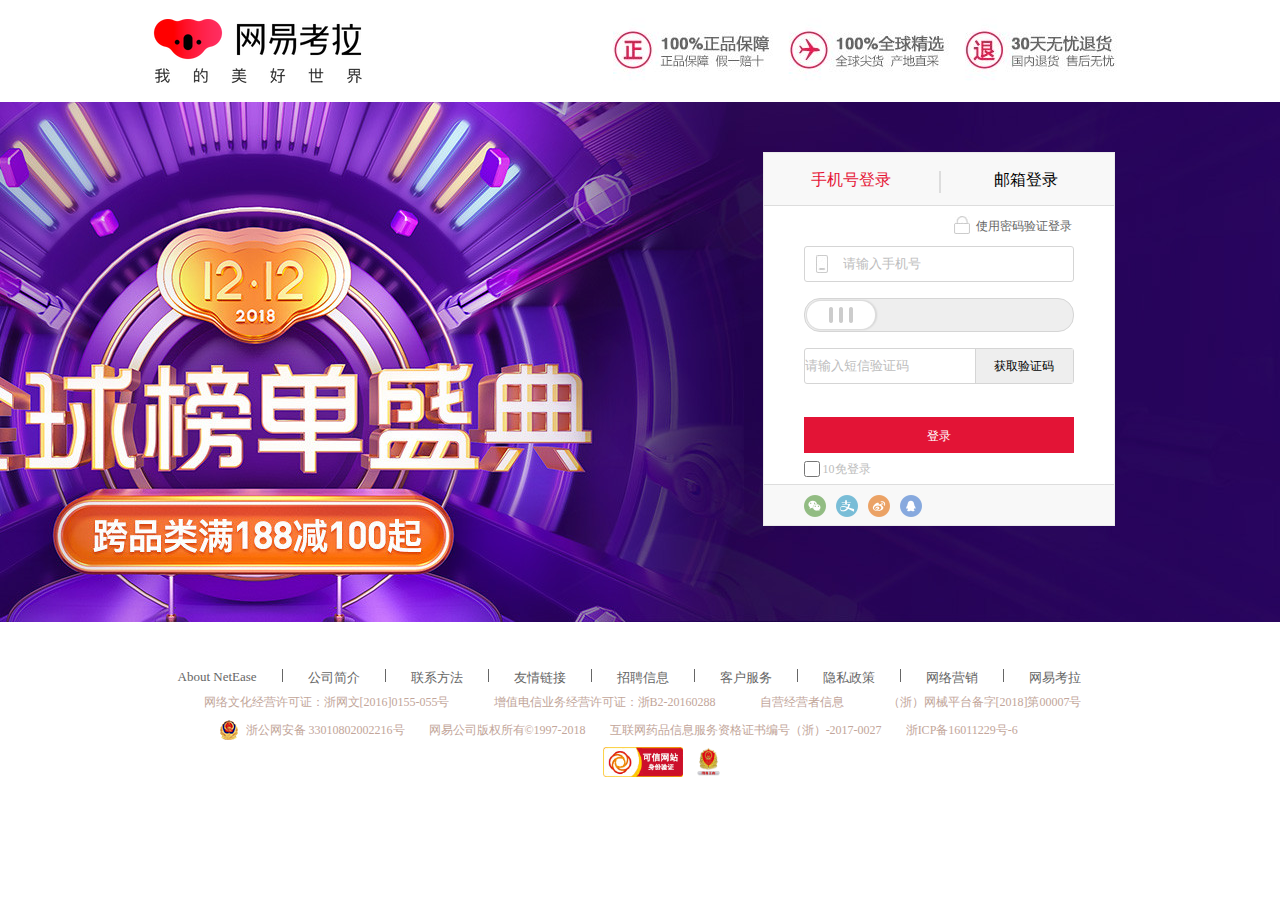
<file: html/login page.html>
<!DOCTYPE html>
<html lang="en">
    <head>
        <meta charset="utf-8">
        <link rel="stylesheet" href="../css/reset.css">
        <link rel="stylesheet" href="../css/login page.css">
    </head>
    <body>
    <header>
        <div class="header_xin">
            <div class="logo">
               <a href="../index.html"><img src="../images/dzlog.png" alt=""></a> 
            </div>
            <div class="fiy">
                <img src="../images/dzfil.jpg" alt="">
            </div>
        </div>
    </header>
    <section>
        <div class="section_xin">
            <div class="login_box">
                <div class="hy">
                    <div class="huan">手机号登录</div>
                    <span class="shugang"></span>
                    <div class="ying">
                    邮箱登录
                    </div>
                </div>

                   <span class="pwsyz"><a href="#">使用密码验证登录</a></span> 
                <span class="masyz">使用短信验证</span>
                <div class="cont">
             
                    <input type="text" class="shoujihao a" value="请输入手机号">
                    <div class="phone"></div>



                    <div class="huadong">
                    <div class="ig">
                    </div>
                  <!--   <p class="wenzi">滑动滑块，拖动完成上拼图</p> -->
                        <div class="jindu"></div>
                    </div>
                        

                    <input type="text" class="yanzhengma a" value="请输入短信验证码">
                    <button class="huoqu">获取验证码</button>

                    <div class="suo1"></div>
                    <div class="baoc"></div>
                    <button class="btn">登录</button>
                    <div class="agea">
                    <input type="checkbox" class="fuxuan">
                    <span>10免登录</span>
                    </div>
                    <div class="cont_footer">
                      <a href="#" class="wei"></a>
                      <a href="#" class="zhi"></a>
                      <a href="#" class="weibo"></a>
                      <a href="#" class="qq"></a>
                    </div>
                </div>






                  <div class="cont2">
         <!--           <span class="pwsyz"><a href="#">使用密码验证登录</a></span> 
                <span class="masyz">使用短信验证</span> -->
                    <input type="text" id="em" class="shoujihao a" value="网易邮箱账号">
                    <div class="phone"></div>



                        

               

                    <input type="password" class="pwd a" placeholder="请输入密码">

                    <div class="baoc"></div>
                      <button class="btn">登录</button>
                    <div class="agea">
                    <input type="checkbox" class="fuxuan">
                    <span>10免登录</span>
                    </div>
                    <div class="cont_footer">
                      <a href="#" class="wei"></a>
                      <a href="#" class="zhi"></a>
                      <a href="#" class="weibo"></a>
                      <a href="#" class="qq"></a>
                    </div>
                </div>















            </div>
        </div>
    </section>
    <script src="../js/login page.js"></script>
    <script src="../js/yanzheng.js"></script>
    <footer>
        <div class="footer_xin">
            <ul class="f_nav">
                <li>About NetEase</li>
                <li>公司简介</li>
                <li>联系方法</li>
                <li>友情链接</li>
                <li>招聘信息</li>
                <li>客户服务</li>
                <li>隐私政策</li>
                <li>网络营销</li>
                <li class="nav_last">网易考拉</li>
                  </ul>

       <ul class="footer_2_li">
           <li>网络文化经营许可证：浙网文[2016]0155-055号 </li>
           <li>增值电信业务经营许可证：浙B2-20160288 </li>
           <li>自营经营者信息 </li>
           <li>（浙）网械平台备字[2018]第00007号 </li>
       </ul>
       <ul class="footer_3_li">
           <li></li>
           <li>浙公网安备 33010802002216号 </li>
           <li>网易公司版权所有©1997-2018 </li>
           <li>互联网药品信息服务资格证书编号（浙）-2017-0027 </li>
           <li>浙ICP备16011229号-6</li>
       </ul>
       <div class="footer_l_san">
            <!-- <img src="../images/lat-w.png" alt=""> -->
            <img src="../images/yes.png" alt="">
            <img src="../images/hui.gif" alt="">
       </div>
          
        </div>
    </footer>
    </body>
</html>
</file>
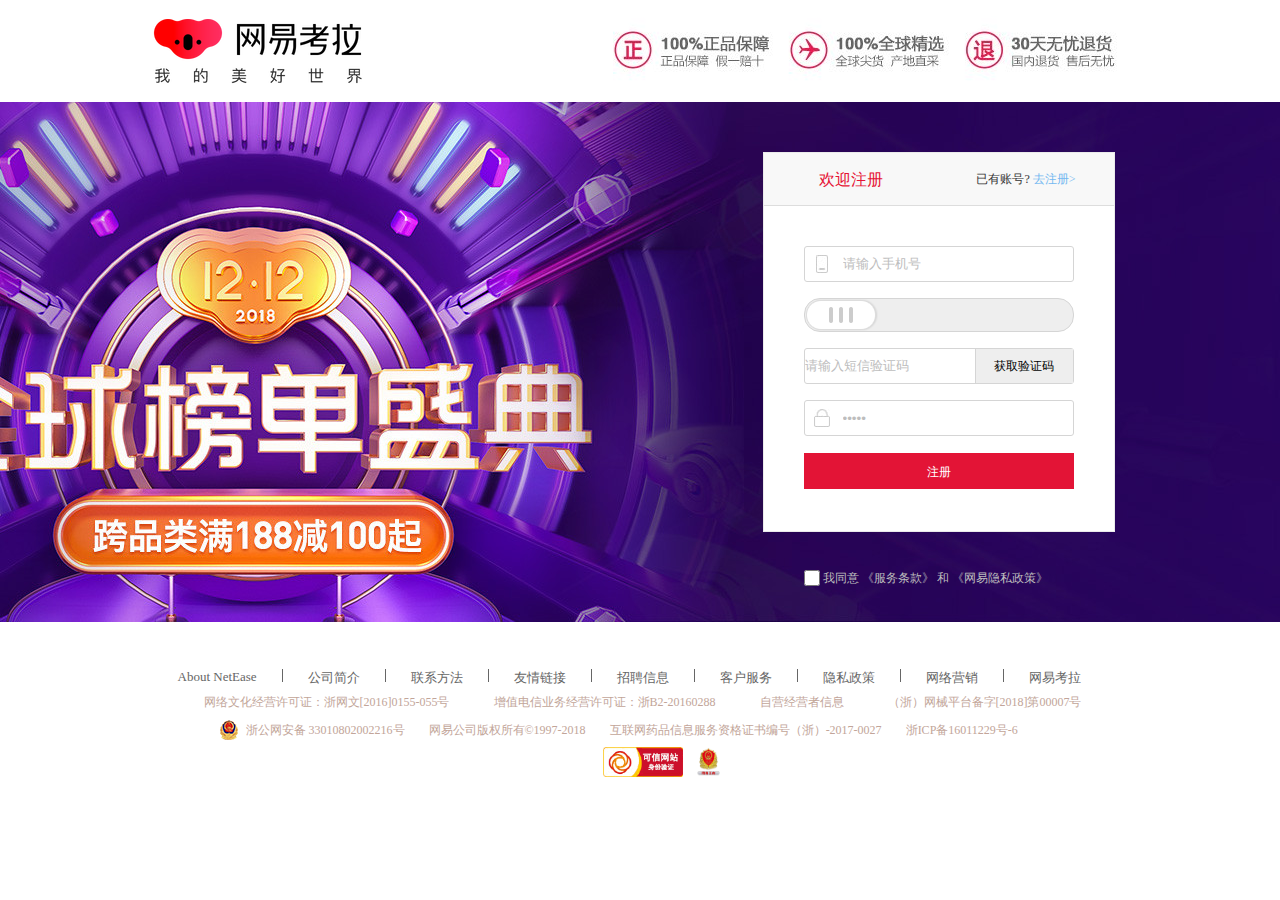
<file: html/Registration page.html>
<!DOCTYPE html>
<html lang="en">
    <head>
        <meta charset="utf-8">
        <link rel="stylesheet" href="../css/reset.css">
        <link rel="stylesheet" href="../css/Registration page.css">
 
    </head>
    <body>
    <header>
        <div class="header_xin">
            <div class="logo">
               <a href="../index.html"><img src="../images/dzlog.png" alt=""></a> 
            </div>
            <div class="fiy">
                <img src="../images/dzfil.jpg" alt="">
            </div>
        </div>
    </header>
    <section>
        <div class="section_xin">
            <div class="login_box">
                <div class="hy">
                    <div class="huan">欢迎注册</div>
                    <div class="ying">
                    <span>已有账号? </span><a href="login page.html" class="zhuce">去注册&gt</a>
                    </div>
                </div>
                <div class="cont">
                    <input type="text" class="shoujihao a" value="请输入手机号">
                    <div class="phone"></div>



                    <div class="huadong">
                    <div class="ig">
                    </div>
                  <!--   <p class="wenzi">滑动滑块，拖动完成上拼图</p> -->
                        <div class="jindu"></div>
                    </div>
                        

                    <input type="text" class="yanzhengma a" value="请输入短信验证码">
                    <button class="huoqu">获取验证码</button>

                    <input type="password" class="pwd a" value="请输入密码">
                    <div class="suo1"></div>
                    <div class="baoc"></div>
                    <button class="btn">注册</button>
                    <div class="agea">
                    <input type="checkbox" class="fuxuan">
                    <span>我同意 <i>《服务条款》</i> 和 <i>《网易隐私政策》</i></span>
                    </div>
                </div>
            </div>
        </div>
    </section>
    <script src="../js/yanzheng.js"></script>
    <footer>
        <div class="footer_xin">
            <ul class="f_nav">
                <li>About NetEase</li>
                <li>公司简介</li>
                <li>联系方法</li>
                <li>友情链接</li>
                <li>招聘信息</li>
                <li>客户服务</li>
                <li>隐私政策</li>
                <li>网络营销</li>
                <li class="nav_last">网易考拉</li>
                  </ul>

       <ul class="footer_2_li">
           <li>网络文化经营许可证：浙网文[2016]0155-055号 </li>
           <li>增值电信业务经营许可证：浙B2-20160288 </li>
           <li>自营经营者信息 </li>
           <li>（浙）网械平台备字[2018]第00007号 </li>
       </ul>
       <ul class="footer_3_li">
           <li></li>
           <li>浙公网安备 33010802002216号 </li>
           <li>网易公司版权所有©1997-2018 </li>
           <li>互联网药品信息服务资格证书编号（浙）-2017-0027 </li>
           <li>浙ICP备16011229号-6</li>
       </ul>
       <div class="footer_l_san">
            <!-- <img src="../images/lat-w.png" alt=""> -->
            <img src="../images/yes.png" alt="">
            <img src="../images/hui.gif" alt="">
       </div>
          
        </div>
    </footer>
    </body>
</html>
</file>
<file: css/index.css>
/*banner*/
#banner_xin1{
    width:100%; 
    height: 400px;
    margin:0 auto;
    background: url(../images/banner1.webp) no-repeat center center;
}
#banner_xin2{
    width:100%; 
    height: 400px;
    margin:0 auto;
    background: url(../images/banner2.webp) no-repeat center center;
}
#banner_xin3{
    width:100%; 
    height: 400px;
    margin:0 auto;
    background: url(../images/banner3.webp) no-repeat center center;
}
#banner_xin4{
    width:100%; 
    height: 400px;
    margin:0 auto;
    background: url(../images/banner4.webp) no-repeat center center;
}
#banner_xin5{
    width:100%; 
    height: 400px;
    margin:0 auto;
    background: url(../images/banner5.webp) no-repeat center center;
}
#banner_xin6{
    width:100%; 
    height: 400px;
    margin:0 auto;
    background: url(../images/banner6.webp) no-repeat center center;

}
#banner div{
    position: absolute;
    top:50%;
    left: 50%;
    transform: translate(-50%, -50%);
    transition: 0.8s;
    /*z-index: -2;*/
}
#banner{
    height: 400px;
    position: relative;
    transform:2s;
}
/*banner上四个按钮设置*/
#banner ul{
    position: absolute;
    width: 133px;
    height: 18px;
    background: #000;
    border-radius: 14px;
    bottom: 20px;
    left: 50%;
    transform: translate(-50%, 0%);
    opacity: 0.3;
    padding-top: 10px;
}
#banner li{
    width: 8px;
    height: 8px;
    border-radius: 50%;
    background: #ffffff;
    opacity: 1;
    float: left;
    margin-left: 12px;
}
#banner .next{
    position: absolute;
    width: 30px;
    height:70px;
    background: url(../images/next.jpg);
    right: 20px;
    top:50%;
    transform:translate(0%,-50%);
    display: none;

}
#banner:hover .next{
    display: block;
}
#banner .pre{
    position: absolute;
    width: 30px;
    height:70px;
    background:url(../images/pre.jpg);
    left: 20px;   
    top:50%;
    transform:translate(0%,-50%);
    display: none;
}
#banner:hover .pre{
    display: block;
}

section{
    background: #febcfa;
    height: 6580px;
}
/*第一个图*/
#tu_1_x{
    width:1000px;
    height:366px;
    background: url(../images/zhuanxiang.jpg) no-repeat center;
    margin:0 auto;
}
#tu_2_x{
    width:1000px;
    height:213px;
    background: url(../images/se.png) no-repeat center;
    margin:0 auto;
}
#tu_3_x{
    width:1000px;
    height:331px;
    /*padding-top: 20px;*/
    background: url(../images/situ.jpg) no-repeat center;
    margin:0 auto;
}

/*商品设置*/
#shop_1{
     width: 990px;
    height: 568px;
    background: #f0f0f0;
    margin: 0 auto;
    margin-top: 10px;
    position: relative;
    padding-top: 70px;
    padding-left: 10px;
}
.s_1_h{
    width: 1000px;
    height: 60px;
    background: #e31436;
    color: #fff;
    line-height: 60px;
    text-align: center;
    position: absolute;
    top: 0;
    left: 0;
}
.s_1_h h2{
    font-weight: 700;

}
.span_d img{
    width: 100%;
}
.dd_1{
    font-weight: bold;
    font-size: 12px;
    width: 174px;
    /*height: 22px;*/
    padding-left: 6px;
    overflow: hidden;
text-overflow:ellipsis;
white-space: nowrap;
}
.dd_2{
    color: #999;
    font-size: 12px;
    height: 22px;
    padding-left: 6px;
}
.rmb{
    display: inline-block;
    font-weight: bold;
    font-size: 20px;
    width: 50px;
}
.rmb_1{
    display: inline-block;
    font-size: 12px;
    color: #999;
    text-decoration:line-through;
    width: 67px;
}
.new_m{
    width: 68px;
    height: 22px;
    background: #e31436;
    line-height: 22px;
    text-align: center;
    color:#fff;
    border:none;
    border-radius: 4px;
}

.span_d{
    float: left;
    width: 190px;
    height: 277px;
    background: #fff;
    margin-right: 7px;
    margin-bottom: 7px;
}
.span_d:hover dl{
    position: relative;
    background: #fff;
    border:1px solid red;
    z-index: 999;  

}
.span_d:hover .dd_1{
white-space: normal;  
transition:0.4s;
}


#header_l{
    margin:0 auto;
    width: 1000px;
    height: 400px;
    margin-top: 6px;
    background: url(../images/PI9BJ9GdnXLn0809B5vGqkT18010171623_1000_400.jpg) no-repeat center;
}


/*尾巴设置*/


#floor{
    width: 100px;
    height: 308px;
    position: fixed;
    top:200px;
    right: 70px;
    z-index: 99;
    display: none;
}
#floor li{
    background: #f03048;
    height: 35px;
    text-align: center;line-height: 35px;
    font-size: 12px;
    color: #fff;
    border-bottom: 1px solid #c0263a;
    position: relative;
}
</file>
<file: font/iconfont.css>
@font-face {font-family: "iconfont";
          src: url('iconfont.eot'); /* IE9*/
          src: url('iconfont.eot#iefix') format('embedded-opentype'), /* IE6-IE8 */
          url('iconfont.woff') format('woff'), /* chrome, firefox */
          url('iconfont.ttf') format('truetype'), /* chrome, firefox, opera, Safari, Android, iOS 4.2+*/
          url('iconfont.svg#iconfont') format('svg'); /* iOS 4.1- */
        }
.iconfont {
  font-family:"iconfont" !important;
  font-size:16px;
  font-style:normal;
  -webkit-font-smoothing: antialiased;
  -moz-osx-font-smoothing: grayscale;
}

.icon-jipiao:before { content: "\e60c"; }

.icon-jizhang:before { content: "\e60f"; }

.icon-sousuo:before { content: "\e62f"; }

.icon-tianjia:before { content: "\e635"; }

.icon-yiban:before { content: "\e63e"; }

.icon-fuwuchuangb:before { content: "\e665"; }

.icon-shape:before { content: "\e601"; }

.icon-yuebao:before { content: "\eb74"; }

.icon-fukuanma:before { content: "\e67c"; }

.icon-hongbao:before { content: "\e656"; }

.icon-tongxunlu:before { content: "\e644"; }

.icon-iconfonticonfontzhifubao:before { content: "\e646"; }

.icon-shoujichongzhi:before { content: "\e62e"; }

.icon-xinyongqiahuankuan:before { content: "\e634"; }

.icon-mayijubao:before { content: "\e61e"; }

.icon-taopiaopiao:before { content: "\e606"; }

.icon-pengyou:before { content: "\e660"; }

.icon-zhuanzhang:before { content: "\e60a"; }

.icon-zhimaxinyong:before { content: "\e61f"; }

.icon-scan:before { content: "\e8e8"; }

.icon-tianmao:before { content: "\e602"; }

.icon-koubei:before { content: "\e673"; }

.icon-shenghuojiaofei:before { content: "\e650"; }

.icon-qiaquanguanli:before { content: "\e61a"; }

.icon-waimai:before { content: "\e630"; }

.icon-didichuhang:before { content: "\e878"; }

.icon-zhimaxinyong1:before { content: "\e60b"; }

.icon-tianmaochaoshi:before { content: "\e645"; }
</file>
<file: css/footer.css>
#footer_1{
height: 410px;
/*background: red;*/
}
.footer_one{
    height: 97px;
    width: 998px;
    border-bottom: 1px solid #eaeaea;
    margin:0 auto;
    padding-top: 49px;
    padding-left: 102px;
}
.footer_one div{
    position: relative;
    width: 269px;
    height: 97px;
    float: left;
}
.footer_one .pi_l{
    width: 150px;
}
.footer_two{
    height: 220px;
    width: 1100px;
    margin:0 auto;
    padding-top: 44px;
    position: relative;
}
.footer_one span{
    float: left;
}
#footer_1 .pi{
    width: 48px;
    height: 48px;
    border:1px solid #d6d6d6;
    border-radius: 50%;
    text-align: center;
    line-height: 48px;
    font-weight: 700;
    position: absolute;
    top: -8px;
    left:-62px;
}
#footer_1 .cn_d{
    font-size: 12px;
    font-weight: 700;
}
#footer_1 .cn{
    font-size: 12px;
    color: #929292
}
.footer_two{

}
.l_log{
    width: 217px;
    height: 43px;
    background: url(../images/l_log.jpg) no-repeat;
    margin-bottom: 18px;
}
.san_log{
    width: 275px;
    height: 219px;
    position: relative;
}
.san_log li{
    float: left;
    margin-left: 13px;
}
.san_log ul{
    position: absolute;
    width: 137px;
    height: 32px;
    left: 59px;
    top: 55px;
}
.san_log li:nth-of-type(1){
    width: 32px;
    height: 32px;
    background: url(../images/weibo.png) no-repeat;
}
.san_log li:nth-of-type(2){
    width: 32px;
    height: 32px;
    background: url(../images/weixin.png) no-repeat;
}
.san_log li:nth-of-type(3){
    width: 32px;
    height: 32px;
    background: url(../images/last3.png) no-repeat;
}
.h_2{
    font-size: 18px;
    margin-bottom: 18px;
    color: #878787;
}
.xiao_P{
    color: #878787;
}
.footer_two>div{
    float: left;
    margin-left: 59px;
}
.footer_two #footer_one_d{
    margin-left: 0px;
}
.footer_two div:last-of-type{
    text-align: center;
    color: #999;
}
.foot_erma{
    margin-bottom: 4px;
}
.footer_two .san_log{
    margin-left: 0px;
}
.footer_two li{
    color: #878787;
    margin-bottom: 18px;
}
.foot_erma{
    width: 108px;
    height: 108px;
    background: url(../images/880b10ac-5714-4c1b-89a9-e24c2302ac79.png);
}
#footer{
    height: 153px;
    background: #333333;
}
footer{
    width: 850px;
    height: 127px;
    margin:0 auto;
    padding-top: 26px;
}
.footer_1_li{
    margin-left: 142px;
    height: 27px;
}
footer li{ 
    float: left;
    font-size:12px;
    color: #a5a5a5;
}
.footer_2_li{
    margin-left: 7px;
    height: 27px;
}
.footer_3_li{
    height: 27px;
}
.footer_3_li li:first-of-type{
    background: url(../images/pof.png);
    height: 20px;
    width: 20px;
}
.footer_l_san{
    margin-left: 309px;
}
.footer_l_san img{
    float: left;
    margin-right: 12px;
}
.footer_l_san img:first-of-type{
    width: 114px;
    height: 41px;
    width: 80px;
    height: 30px;
}
.footer_l_san img:nth-of-type(2){
    width: 114px;
    height: 41px;    
    width: 80px;
    height: 30px;
}
.footer_l_san img:nth-of-type(3){
    width: 65px;
    height: 70px;
    position: relative;
    width: 27px;
    height: 30px;
}
</file>
<file: css/details.css>
section{
    border-top: 2px solid #999999;
}
.section_xin{
    width: 1075px;
    min-height: 200px;
    margin:0 auto;
}

.route{
    height: 55px;
}
.set_shop{
    width: 100%;
    border-top: 1px solid #999999;
    padding-top: 40px;
    position: relative;
}
.fa{
    position: absolute;
    width: 400px;
    height: 400px;
    background: red;
    left: 417px;
    background: url(../images/74c385f206154399822b9607aaa01e6f1534418798458jkwhc29210442.jpg) 50% 50%;
    border: 1px solid #eeeeee;
    display: none;
}
.da{
    background-color: #000;
    opacity: 0.3;
    display: inline-block;
    width: 200px;
    height: 200px;
    position: absolute;
    display: none;
}
.shop_img{
    width: 400px;
    height: 400px;
    border: 1px solid #eeeeee;
    float: left;
    position: relative;
}
.shop_img img{
    width: 100%;
    height: 100%;
}
.shop_mas{
    width: 657px;
    float: left;
    margin-left: 16px;
}
.shop_mas>li,.jiage{
    margin-bottom: 12px;
}
.shop_mas>li{
    color: #666666;
    font-size: 12px;
}
.shop_mas>li:nth-of-type(1){
    font-size: 12px;
    color:#a599b2;
}
.shop_mas>li:nth-of-type(2){
    color:#000;
    font-weight: 700;
}
.shop_mas>li:nth-of-type(3){
    color: #333;
    line-height: 20px;
    font-size: 13px;
}
.mar_l{
    margin-left: 84px;
}
.hongj{
    color: red;
    font-size: 18px;
    font-weight: 700;
}
.can{
    color: #999999;
    font-size: 12px;
}
.kaitong{
    color: #4a90e2
}
.jiage{
    background: #f9f9f9;
    border-top:1px dashed #dddddd;
    border-bottom:1px dashed #dddddd;
}
.shoujia{
    display: inline-block;
    width: 74px;
}

.goumai,.shouchang{
    width: 160px;
    height: 50px;
    font-size: 16px;
    font-weight: 700;
    border:none;
}
.shouchang{
    border:1px solid #ddd;
    background: #fff;
}
.goumai{
    color: #fff;
    background: #e31436;
}
.goumai:hover{
    background: #dc3d57;
}
.lianjie{
    height: 68px;
    padding-left: 64px;
    font-size: 17px;
    font-weight: 700;
    line-height: 68px;
}
.kant{
    border-bottom:1px solid #999;
    font-size: 17px;
    font-weight: 700;
    height: 40px;
    line-height: 40px;
    padding-left: 8px;
}
.lianjietu{
    height: 209px;
    width: 100%;
    border:1px solid #999;
    padding-top: 16px;
}
.span_d{
    display: block;
    margin-left: 40px;
    float: left;
}
.span_d img{
    width: 110px;
    height: 110px;
}
.dd_1{
    width: 133px;
    font-size: 12px;
}
.dd_3{
    color: red;
    font-weight: 700;
    font-size: 18px;
}

.texiao{
    width: 100%;
   min-height: 500px;
    margin-top: 39px;
    height: 3000px;
}
.kantoo{
    width: 180px;
    border:1px solid #999;
    float: left;
}
.sp{
    display: block;
    margin-left: 40px;
}
.sp img{
    width: 110px;
    height: 110px;
}
.pinjia{
    float: left;
}



.pingjia{
    float: left;
    width: 883px;
    margin-left: 10px;
    border-bottom:1px solid #999999; 
}

.xuanka{
    border:1px solid #999999;
  
}
.shang{
    border-bottom: 1px solid #999999;
    height: 50px;
    width: 881px;
    background: #f8f8f8;
}
.xq,.pg{
    width:159px;
    height: 50px;
    float: left;
    text-align: center;
    line-height: 50px;
    border-right: 1px solid #999999;
}
    
.xq{
    height: 48px;
    border-top:3px solid red;
    color: red;
}
.pg_nei>li:nth-of-type(1){
    color: #d61640;
    width: 890px;
    height: 101px;
    font-size: 20px;
    line-height: 101px;
}
.pg_nei>li:nth-of-type(2){
    color: #666;
    padding-left: 25px;
    height: 50px;
    font-size: 12px;
    line-height: 101px;
    line-height: 50px;
    background: #f8f8f8;
    border-top: 1px solid #999;
    border-bottom: 1px solid #999;
}
.pg_nei>li:nth-of-type(3),.pg_nei>li:nth-of-type(4),.pg_nei>li:nth-of-type(5),.pg_nei>li:nth-of-type(6){
    position: relative;
    padding-left: 88px;
    padding-top: 24px;
    padding-bottom: 24px;
}
.pg_nei>li img{
    position: absolute;
    left: 25px;
    top:25px;

}
.jinghua{
    display: inline-block;
    background: #df3737;
    font-size: 12px;
    color: #fff;
    line-height: 16px;
}
.neirong{
    display: inline-block;
    width: 600px;
    line-height: 24px;
    font-size: 12px;
    color: #333333;
}
.mao{
    position: fixed;
    top: 80px;
    right: 12px;
    border:1px solid #eaeaea;
}

.mao li{
    width: 62px;
    height: 61px;
    border-bottom:1px solid #eaeaea;
    background: #fff;
    text-align: center;
    line-height: 61px;
    color: #333333;
}
.mao li:last-of-type{
    border:none;
}
</file>
<file: css/login page.css>
/*头部设置*/
header{
    height: 102px;
}
.header_xin{
    width: 975px;
    height: 102px;
    margin: 0 auto;
}
header .logo{
    padding-top: 19px;
    width: 460px;
    float: left;
}
header .fiy{
    float: left;
}
/*内容设置*/
section{
    background: url(../images/dzbanner.jpg) no-repeat center center;
    height: 520px;
}
section .section_xin{
    width: 975px;
    height: 520px;
    margin:0 auto;
    position: relative;
}
.login_box{
    background: #fff;
     width: 350px;
      position: absolute;
    left: 610px;
    top: 50px;
    border:1px solid #eaeaea;
}
.hy{
   width: 350px;
   height: 52px;
   border-bottom: 1px solid #dddddd;
    background: #f8f8f8;
}
.huan{
    float: left;
    width: 50%;
    font-size: 16px;
    color: #e61436;
    text-align: center;
    line-height: 53px;
    height: 53px;
}

.ying{
    float: left;
    width: 50%;
    font-size: 16px;
    color: #000;
    text-align: center;
    line-height: 53px;
    height: 53px;
    color: #000;
}
.shugang{
    width: 0px;
    height: 20px;
    border:0.8px solid #dddddd;
    position: absolute;
    top:18px;
}
.pwsyz{
    position: absolute;
    font-size: 12px;
    color: #666666;
    top: 65px;
    left: 212px;
}
.masyz{
    position: absolute;
    font-size: 12px;
    color: #666666;
    top: 65px;
    left: 212px;
    display: none;
}
/*文本框设置*/
.cont{
    padding-left: 40px;
    padding-top:40px; 

}
.cont2{
    padding-left: 40px;
    padding-top:40px; 
        display: none;
}
.a{
    width: 230px;
    height: 34px;
    border:1px solid #d5d5d5;
    border-radius: 3px;
    margin-bottom: 16px;
    padding-left: 38px;
    color: #bdbdbd;
}
.pwd{
    margin-bottom: 0;
}
.baoc{
    width: 230px;
    height: 17px;
    font-size: 12px;
    color: red;
}
.huadong{
    width: 268px;
    height: 32px;
    margin-bottom: 16px;
    border:1px solid #d5d5d5;
   border-radius: 16px;
   background: #eeeeee;
   position: relative;
}
.ig{
    width: 72px;
    height: 32px;
    position: absolute;
    background: url(../images/slider.png) no-repeat center;
    left: 1px;
}
.yanzhengma{
    width: 268px;
    padding-left: 0px;
}
.phone{
    width: 12px;
    height: 18px;
    background: url(../images/phone.jpg);
    position: absolute;
    top:102px;
    left: 52px;
}
.suo1{
    width: 16px;
    height: 18px;
    background: url(../images/suo2.jpg);
    position: absolute;
    top: 63px;
    left: 190px;
}
.huoqu{
    width: 98px;
    height: 34px;
    border:none;
    background: #eeeeee;
    position: absolute;
    left: 211px;
    top: 196px;
    border-left: 1px solid #d5d5d5;
    font-size: 12px;
}
.btn{
    width: 270px;
    height: 36px;
    background: #e31436;
    color: #fff;
    font-size: 12px;
    text-align: center;
    line-height: 36px;
    border:none;
    margin-bottom: 72px;
}

.agea{
    font-size: 12px;
    color: #bdbdbd;    
    position: absolute;
    bottom: 47px;   
}

.agea .fuxuan{
    width: 16px;
    height: 16px;
    border:1px solid #bdbdbd;
    position: relative;
    top:4px;
    background: #fff;
}
.wenzi{
    position: absolute;
    font-size: 12px;
    color: #bdbdbd;    
    top: 154px;
    left: 136px;
}
.cont_footer{
    padding-left: 40px;
    padding-top: 10px;
    width: 310px;
    height: 30px;
    background: #f8f8f8;
    position: absolute;
    bottom: 0px;
    left: 0px;
    border-top: 1px solid #dddddd;
}
.wei,.zhi,.weibo,.qq{
    display: block;
    width:22px; 
    height:22px;
    float: left;
    margin-right: 10px;
}
.wei{
    background: url(../images/xuebitu.png) -760px -401px;
}
.zhi{
    background: url(../images/xuebitu.png) -792px -401px;
}
.weibo{
    background: url(../images/xuebitu.png) -824px -401px;
}
.qq{
    background: url(../images/xuebitu.png) -856px -401px;
}
/*页脚设置*/
footer{
    height: 255px;

}
.footer_xin{
    width: 975px;
    height: 255px;
    margin: 0 auto;
    position: relative;
}
.f_nav{
    padding-top:47px; 
    height: 13px;
}
.f_nav li{
    float: left;
    padding-right: 25px;
    padding-left: 25px;
    border-right: 1px solid #666666;
    color: #666666;
    height: 13px;
    font-size: 13px;
}
.f_nav .nav_last{
    border:none;
}


.footer_2_li{
    margin-left: 7px;
    /*height: 40px;*/
}
.footer_2_li li{
    float:left;
    color: #c2a599;
    font-size: 12px;
    margin-left: 44px;
    height: 40px;
    line-height: 40px;
}
.footer_3_li{
    /*height: 27px;*/
    width: 1000px;
    margin-left: 93px;

}
.footer_3_li li{
    float:left;
    font-size: 12px;
    color: #c2a599;
    margin-right: 24px;
}
.footer_3_li li:first-of-type{
    background: url(../images/pof.png);
    height: 20px;
    width: 20px;
    position: absolute;
    margin-right: 10px;
     left: 66px;
    top:98px;
}
.footer_l_san{
    position: absolute;
    left: 450px;
    top: 125px;
}
.footer_l_san img{
    float: left;
    margin-right: 12px;
}
.footer_l_san img:first-of-type{
    width: 114px;
    height: 41px;
    width: 80px;
    height: 30px;
}
.footer_l_san img:nth-of-type(1){
    width: 114px;
    height: 41px;    
    width: 80px;
    height: 30px;
}
.footer_l_san img:nth-of-type(2){
    width: 65px;
    height: 70px;
    position: relative;
    width: 27px;
    height: 30px;
}
</file>
<file: css/Registration page.css>
/*头部设置*/
header{
    height: 102px;
}
.header_xin{
    width: 975px;
    height: 102px;
    margin: 0 auto;
}
header .logo{
    padding-top: 19px;
    width: 460px;
    float: left;
}
header .fiy{
    float: left;
}
/*内容设置*/
section{
    background: url(../images/dzbanner.jpg) no-repeat center center;
    height: 520px;
}
section .section_xin{
    width: 975px;
    height: 520px;
    margin:0 auto;
    position: relative;
}
.login_box{
    background: #fff;
     width: 350px;
    height: 378px;
      position: absolute;
    left: 610px;
    top: 50px;
    border:1px solid #eaeaea;
}
.hy{
   width: 350px;
   height: 52px;
   border-bottom: 1px solid #dddddd;
    background: #f8f8f8;
}
.huan{
    float: left;
    width: 50%;
    font-size: 16px;
    color: #e61436;
    text-align: center;
    line-height: 53px;
    height: 53px;
}
.ying{
    float: left;
    width: 50%;
    font-size: 12px;
    color: #333333;
    text-align: center;
    line-height: 53px;
    height: 53px;
}
.zhuce{
    color: #75b8f1;
}
.zhuce:hover{
     text-decoration: underline;
}
/*文本框设置*/
.cont{
    padding-left: 40px;
    padding-top:40px; 
}
.cont2{
    padding-left: 40px;
    padding-top:40px; 
}
.a{
    width: 230px;
    height: 34px;
    border:1px solid #d5d5d5;
    border-radius: 3px;
    margin-bottom: 16px;
    padding-left: 38px;
    color: #bdbdbd;
}
.pwd{
    margin-bottom: 0;
}
.baoc{
    width: 230px;
    height: 17px;
    font-size: 12px;
    color: red;
}
.huadong{
    width: 268px;
    height: 32px;
    margin-bottom: 16px;
    border:1px solid #d5d5d5;
   border-radius: 16px;
   background: #eeeeee;
   position: relative;
}
.ig{
    width: 72px;
    height: 32px;
    position: absolute;
    background: url(../images/slider.png) no-repeat center;
    left: 1px;
}
.yanzhengma{
    width: 268px;
    padding-left: 0px;
}
.phone{
    width: 12px;
    height: 18px;
    background: url(../images/phone.jpg);
    position: absolute;
    top:102px;
    left: 52px;
}
.suo1{
    width: 16px;
    height: 18px;
    background: url(../images/suo2.jpg);
    position: absolute;
    top:256px;
    left: 50px;
}

.huoqu{
    width: 98px;
    height: 34px;
    border:none;
    background: #eeeeee;
    position: absolute;
    left: 211px;
    top: 196px;
    border-left: 1px solid #d5d5d5;
    font-size: 12px;
}
.btn{
    width: 270px;
    height: 36px;
    background: #e31436;
    color: #fff;
    font-size: 12px;
    text-align: center;
    line-height: 36px;
    border:none;
    margin-bottom: 77px;
}
.agea{
    font-size: 12px;
    color: #bdbdbd;
}
.agea .fuxuan{
    width: 16px;
    height: 16px;
    border:1px solid #bdbdbd;
    position: relative;
    top:4px;
    background: #fff;
}
.wenzi{
    position: absolute;
    font-size: 12px;
    color: #bdbdbd;    
    top: 154px;
    left: 136px;
}
/*页脚设置*/
footer{
    height: 255px;

}
.footer_xin{
    width: 975px;
    height: 255px;
    margin: 0 auto;
    position: relative;
}
.f_nav{
    padding-top:47px; 
    height: 13px;
}
.f_nav li{
    float: left;
    padding-right: 25px;
    padding-left: 25px;
    border-right: 1px solid #666666;
    color: #666666;
    height: 13px;
    font-size: 13px;
}
.f_nav .nav_last{
    border:none;
}


.footer_2_li{
    margin-left: 7px;
    /*height: 40px;*/
}
.footer_2_li li{
    float:left;
    color: #c2a599;
    font-size: 12px;
    margin-left: 44px;
    height: 40px;
    line-height: 40px;
}
.footer_3_li{
    /*height: 27px;*/
    width: 1000px;
    margin-left: 93px;

}
.footer_3_li li{
    float:left;
    font-size: 12px;
    color: #c2a599;
    margin-right: 24px;
}
.footer_3_li li:first-of-type{
    background: url(../images/pof.png);
    height: 20px;
    width: 20px;
    position: absolute;
    margin-right: 10px;
     left: 66px;
    top:98px;
}
.footer_l_san{
    position: absolute;
    left: 450px;
    top: 125px;
}
.footer_l_san img{
    float: left;
    margin-right: 12px;
}
.footer_l_san img:first-of-type{
    width: 114px;
    height: 41px;
    width: 80px;
    height: 30px;
}
.footer_l_san img:nth-of-type(1){
    width: 114px;
    height: 41px;    
    width: 80px;
    height: 30px;
}
.footer_l_san img:nth-of-type(2){
    width: 65px;
    height: 70px;
    position: relative;
    width: 27px;
    height: 30px;
}
</file>
<file: css/header.css>
.hd_one a:hover{
color: #fff;
}
.xiaoshop{
    width: 16px;
    height: 13px;
    background: url(../images/xaioshop.gif);
}
#header1{
    height: 30px;
    background: #000000;
}
#header1_xin{
    width: 1075px;
    height: 30px;
    margin:0 auto;
    line-height: 30px;
}
#header1_xin ul{
    float: left;
}
#header1_xin ul:first-of-type{
      height: 30px;
    display: block;
    width: 499px;
}
#header1_xin ul:first-of-type li{
    float: left;
    color: #999999;
}
.hd_one li:nth-of-type(1){
    font-size: 12px;
    width: 88px;
}
.hd_one li:nth-of-type(2){
    font-size: 12px;
    width: 47px;
}
 #header1_xin .hd_one li:nth-of-type(2):hover{
    color: #fff;
}
.hd_one li:nth-of-type(3){
    font-size: 12px;
    width: 78px;
}
 #header1_xin .hd_one li:nth-of-type(3):hover{
    color: #fff;
}
.hd_one li:nth-of-type(4){
    font-size: 12px;
    width: 78px;
    position: relative;
    overflow: hidden;
}
#header1_xin .hd_one li:nth-of-type(4):hover{
    color: #fff;
    overflow: visible;
}
/*二维码设置*/
#ma{
    width: 130px;
    height: 160px;
    text-align: center;
    font-size: 14px;
    position: absolute;
    bottom: -185px;
    left:-33px;
    z-index: 999;
}
.ma_x{
    position: absolute;
    width: 0;
    height: 0;
    right: 32px;
    top:-20px;
    border-color: transparent transparent  red transparent;
    border-style: solid dashed dashed;
    border-width: 10px;
    left: 50px;
}


/*第二个向导*/
#header1_xin ul:last-of-type li{
    float: left;
    color: #999999;
    position: relative;
    height: 100%;
}
#header1_xin .hd_two .fp:hover {
   color: #fff;
}
.hd_two li:nth-of-type(1){
    font-size: 12px;
    width: 73px;
    position: relative;
}
/*小三角*/
.hd_two li .one_1{
    left:55px;
}
.two_1 p{
    height: 26px;
}
.hd_two li:nth-of-type(2){
    font-size: 12px;
    width: 79px;
}
.hd_two li:nth-of-type(3){
    font-size: 12px;
    width: 90px;
    position: relative;
    overflow: hidden;
}
.two_1{
    position: absolute;
    top:30px;
    width: 110px;
    left: -1px;
    z-index: 99;
    background: #fff;
    padding-left: 20px;
    -webkit-box-shadow:1px 1px 1px #999;
}
.hd_two .hp:hover{
    overflow: visible;
    background: #fff;
}

.hd_two li:hover em{
    color:#ff254a;
}
#header1_xin .hd_two .two_1 p:hover{
    color: #ff254a;
}
.hd_two li:nth-of-type(4){
    font-size: 12px;
    width: 96px;
    position: relative;
    overflow: hidden;
}

.hd_two li:nth-of-type(5){
    font-size: 12px;
    width: 99px;
    position: relative;
    overflow: hidden;
}
.hd_two li:nth-of-type(6){
    font-size: 12px;
    width: 106px;
    overflow: hidden;
    position: relative;
}
.hd_two li:nth-of-type(7){
    font-size: 12px;
    width: 32px;
    overflow: hidden;
    position: relative;
}
/*三角旋转*/
.hd_two li:hover .arr{
    border-color: red transparent transparent;
    -webkit-transform:rotate(180deg);
    transition:transform 0.2s ease-in;
}
.arr{
    position: absolute;
    right: 32px;
    top: 50%;
    margin-top: -2px;
    width: 0;
    height: 0;
    font-size: 0;
    line-height: 0;
    border-color: #999 transparent transparent;
    border-style: solid dashed dashed;
    border-width: 4px 4px 0;
}
._7{
    right: 0px;

}






/*第二个头部*/
#header2{
    height: 102px;
}
#header2_xin{
    width: 733px;
    height: 77px;
    margin:0 auto;
    background:url(../images/lago.png) no-repeat;
    padding-left: 342px;
    padding-top: 25px;
    position: relative;
}
.ind{
    position: absolute;
    width: 211px;
    height:65px;
    left: 0;
    top: 20px;
}
/*搜索框设置*/
#search_p{
    position: relative;
}
.porptbox{
    width: 469px;
    background: #fff;
    border: 1px solid #999;
    position: absolute;
    top: 41px;
    left: 17px;
    padding-left: 10px;
    z-index: 999;
    font-size: 12px;
    line-height: 24px;
    color: red !important;
}
.porptbox li{
    color: #000;
}
#sch{
    width: 475px;
    height:37px;
    border-radius: 19px;
    border:2px solid #ff2337;
    padding-left: 34px;
    font-size: 12px;
    color:#999999;
    margin-bottom: 6px;
}
#sch_p{
    padding-left: 34px;
}
#sch_p p{
    float: left;
    color:#999999;
    font-size: 12px;
}
#btn_p{
    width:60px;
    height: 39px;
    outline: none;
    border:none;
     background:  url(../images/sech.png) no-repeat center center,-webkit-linear-gradient(left,#ff0712,#ff2755);
     border-radius: 19px;
     position: absolute;
     left: 452px;
}
#btn_p:hover{
     background: #ff2755 url(../images/sech.png) no-repeat center center;
}
#search_p span{
    /*background: red;*/
    width: 14px;
    height: 14px;
    display: block;
    position: absolute;
    background: url(../images/xuebitu.png) no-repeat -468px -668px;
    left:13px;
    top:14px;
}
#sch_p p:nth-of-type(1){

    width: 56px;
}
#sch_p p:nth-of-type(2){

    width: 53px;
}
#sch_p p:nth-of-type(3){

    width: 53px;
}
#sch_p p:nth-of-type(4){

    width: 90px;
}
#sch_p p:nth-of-type(5){

    width: 65px;
}
#sch_p p:nth-of-type(6){

    width: 53px;
}


/*购物车设置*/
#shop_car{
    position: absolute;
    width: 63px;
    height: 36px;
    border-radius: 21px;
    border:2px solid #ff2337;
    padding-left: 49px;
    line-height: 36px;
    right: 60px;
    top:25px;
    color: #333333;
    background:url(../images/car.png) no-repeat 18px 6px;
}
#shop_car:hover{
    background: #fff4f5 url(../images/car.png) no-repeat 18px 6px;
}


/*第三个header*/
#header3{
    height: 41px;
}
#header3_xin{
    height: 41px;
    width: 1075px;
    margin:0 auto;
}
#header3_xin li{
    float: left;
    height: 41px;
    font-size: 13px;
    line-height: 42px;
    font-weight: bold;
}
/*粉色下拉*/
.one_xl{
    position: absolute;
    z-index: 999;
    top:42px;
    left: 0;
}
.one_xl p{
    background: url(../images/--.jpg) no-repeat 14px 14px,-webkit-linear-gradient(left,#ff0712,#ff2755);
    width: 163px;
    height: 41px;
    border-bottom: 1px solid #ff5160;
    position: relative;
}
.header3_cont1{
    display: block;
    width: 919px;
    height: 418px;
    position: absolute;
    top: 0px;
    left: 163px;
    background:#fff;
    border:1px solid red;
    padding-left: 15px;
}
.header3_cont2{
    display: block;
    width: 919px;
    height: 418px;
    position: absolute;
    top: -42px;
    left: 163px;
    background:#fff;
    border:1px solid red;
    padding-left: 15px;
}
.header3_cont3{
    display: block;
    width: 919px;
    height: 418px;
    position: absolute;
    top: -84px;
    left: 163px;
    background:#fff;
    border:1px solid red;
    padding-left: 15px;
}
.header3_cont4{
    display: block;
    width: 919px;
    height: 418px;
    position: absolute;
    top: -126px;
    left: 163px;
    background:#fff;
    border:1px solid red;
    padding-left: 15px;
}
.header3_cont5{
    display: block;
    width: 919px;
    height: 418px;
    position: absolute;
    top: -168px;
    left: 163px;
    background:#fff;
    border:1px solid red;
    padding-left: 15px;
}
.header3_cont6{
    display: block;
    width: 919px;
    height: 418px;
    position: absolute;
    top: -210px;
    left: 163px;
    background:#fff;
    border:1px solid red;
    padding-left: 15px;
}
.header3_cont7{
    display: block;
    width: 919px;
    height: 418px;
    position: absolute;
    top: -252px;
    left: 163px;
    background:#fff;
    border:1px solid red;
    padding-left: 15px;
}
.header3_cont8{
    display: block;
    width: 919px;
    height: 418px;
    position: absolute;
    top: -294px;
    left: 163px;
    background:#fff;
    border:1px solid red;
    padding-left: 15px;
}
.header3_cont9{
    display: block;
    width: 919px;
    height: 418px;
    position: absolute;
    top: -336px;
    left: 163px;
    background:#fff;
    border:1px solid red;
    padding-left: 15px;
}
.header3_cont10{
    display: block;
    width: 919px;
    height: 418px;
    position: absolute;
    top: -378px;
    left: 163px;
    background:#fff;
    border:1px solid red;
    padding-left: 15px;
}
.cont1_one{
    float: left;
    display: block;
    width: 679px;
    height: 418px;

}
.cont1_one_li{
    display: block;
    width: 660px;
    height: 36px;
    border-bottom: 1px solid #eaeaea;
}
.cont1_li_1{
    display: block;
    width: 330px;
    font-size: 12px;
    text-align: left;
    margin-left: 4px;
    float: left;
    color: #000;
}
.cont1_li_2{
    display: block;
    font-size: 12px;
    text-align: left;
    color: #000;
    float: left;
}
.cont1_one_li_x1{
    display: block;
    width: 330px;
    float: left;
}
.cont1_one_li_x1 a{
    display: block;
    float: left;
    color: #b3b3b3;
    font-size: 12px;
    font-weight: normal;
    height: 34px;
    width: 67px;
    line-height: 15px;
}
.cont1_one_li_x2{
    display: block;
    width: 259px;
    float: left;
}
.cont1_one_li_x2 a{
    display: block;
    float: left;
    color: #b3b3b3;
    font-size: 12px;
    font-weight: normal;
    height: 34px;
    line-height: 15px;
    width: 64px;
}
.first_con{
    display: block;
    height: 178px;
}
.section{
    display: block;
    height: 172px;
}
.cont1_two{
    float: left;
    display: block;
    width: 225px;
    height: 403px;
    background: #f6f6f6;
    padding-left: 11px;
    padding-top: 11px;
}
.cont1_two img{
    width: 104px;
    height: 104px;
    float: left;
    margin-left: 5px;
    margin-bottom: 5px;
}
.cont_pict{
    display: block;
    width: 244px;
    height:100px;
    background: url(../images/iqmf9t6y71_244_100.jpg) no-repeat;
    position: relative;
    top: 314px;
    left:-15px;
}
.one_xl p:nth-of-type(1){
     background: url(../images/bag_w.png) no-repeat 14px 10px,-webkit-linear-gradient(left,#ff0712,#ff2755);
     overflow: hidden;
}
.one_xl p:nth-of-type(1):hover{
     overflow: visible;
}
.one_xl p:nth-of-type(2){
     overflow: hidden;
     background: url(../images/camer_w.png) no-repeat 14px 10px,-webkit-linear-gradient(left,#ff0712,#ff2755);
}
.one_xl p:nth-of-type(2):hover{
     overflow: visible;
}
.one_xl p:nth-of-type(3){
     overflow: hidden;
     background: url(../images/car_w.png) no-repeat 14px 10px,-webkit-linear-gradient(left,#ff0712,#ff2755);
}
.one_xl p:nth-of-type(3):hover{
     overflow: visible;
}
.one_xl p:nth-of-type(4){
     overflow: hidden;
     background: url(../images/clock_w.png) no-repeat 14px 10px,-webkit-linear-gradient(left,#ff0712,#ff2755);
}
.one_xl p:nth-of-type(4):hover{
     overflow: visible;
}
.one_xl p:nth-of-type(5){
     overflow: hidden;
     background: url(../images/cloth_w.png) no-repeat 14px 10px,-webkit-linear-gradient(left,#ff0712,#ff2755);
}
.one_xl p:nth-of-type(5):hover{
     overflow: visible;
}
.one_xl p:nth-of-type(6){
     overflow: hidden;
     background: url(../images/eye_w.png) no-repeat 14px 10px,-webkit-linear-gradient(left,#ff0712,#ff2755);
}
.one_xl p:nth-of-type(6):hover{
     overflow: visible;
}
.one_xl p:nth-of-type(7){
     overflow: hidden;
     background: url(../images/h_w.png) no-repeat 14px 10px,-webkit-linear-gradient(left,#ff0712,#ff2755);
}.one_xl p:nth-of-type(7):hover{
     overflow: visible;
}
.one_xl p:nth-of-type(8){
     overflow: hidden;
     background: url(../images/hbg_w.png) no-repeat 14px 10px,-webkit-linear-gradient(left,#ff0712,#ff2755);
}
.one_xl p:nth-of-type(8):hover{
     overflow: visible;
}
.one_xl p:nth-of-type(9){
     overflow: hidden;
     background: url(../images/ping_w.png) no-repeat 14px 10px,-webkit-linear-gradient(left,#ff0712,#ff2755);
}
.one_xl p:nth-of-type(9):hover{
     overflow: visible;
}
.one_xl p:nth-of-type(10){
     overflow: hidden;
     background: url(../images/clock_w.png) no-repeat 14px 10px,-webkit-linear-gradient(left,#ff0712,#ff2755);
}
.one_xl p:nth-of-type(10):hover{
     overflow: visible;
}
#header3_xin li:nth-of-type(1){
    width: 163px;
    background: url(../images/--.jpg) no-repeat 14px 14px,-webkit-linear-gradient(left,#ff0712,#ff2755);
    color: #fff;
    text-align: center;
    border-bottom: 1px solid #ff5160;
    position: relative;
    overflow: hidden;
}
#header3_xin li:nth-of-type(1):hover{
    overflow: visible;
}
#header3_xin .had3_h:hover{
    color: #ff254a;
}
#header3_xin li:nth-of-type(2){
    width: 115px;
    color: #333333;
    text-align: center;
}
#header3_xin li:nth-of-type(3){
    width: 115px;
    color: #333333;
}
#header3_xin li:nth-of-type(4){
    width: 101px;
    color: #333333;
}
#header3_xin li:nth-of-type(5){
    width: 84px;
    color: #333333;
}
#header3_xin li:nth-of-type(6){
    width: 116px;
    color: #333333;
}
#header3_xin li:nth-of-type(7){
    width: 85px;
    color: #333333;
    /*text-align: center;*/
}
#header3_xin li:nth-of-type(8){
    width: 100px;
    color: #333333;
    /*text-align: center;*/
}
#header3_xin li:nth-of-type(9){
    width: 100px;
    color: #333333;
    /*text-align: center;*/
}
#header3_xin li:nth-of-type(10){
    width: 35px;
    color: #333333;
    /*text-align: center;*/
}
</file>
<file: font/demo.css>
*{margin: 0;padding: 0;list-style: none;}
/*
KISSY CSS Reset
理念：1. reset 的目的不是清除浏览器的默认样式，这仅是部分工作。清除和重置是紧密不可分的。
2. reset 的目的不是让默认样式在所有浏览器下一致，而是减少默认样式有可能带来的问题。
3. reset 期望提供一套普适通用的基础样式。但没有银弹，推荐根据具体需求，裁剪和修改后再使用。
特色：1. 适应中文；2. 基于最新主流浏览器。
维护：玉伯<lifesinger@gmail.com>, 正淳<ragecarrier@gmail.com>
 */

/** 清除内外边距 **/
body, h1, h2, h3, h4, h5, h6, hr, p, blockquote, /* structural elements 结构元素 */
dl, dt, dd, ul, ol, li, /* list elements 列表元素 */
pre, /* text formatting elements 文本格式元素 */
form, fieldset, legend, button, input, textarea, /* form elements 表单元素 */
th, td /* table elements 表格元素 */ {
  margin: 0;
  padding: 0;
}

/** 设置默认字体 **/
body,
button, input, select, textarea /* for ie */ {
  font: 12px/1.5 tahoma, arial, \5b8b\4f53, sans-serif;
}
h1, h2, h3, h4, h5, h6 { font-size: 100%; }
address, cite, dfn, em, var { font-style: normal; } /* 将斜体扶正 */
code, kbd, pre, samp { font-family: courier new, courier, monospace; } /* 统一等宽字体 */
small { font-size: 12px; } /* 小于 12px 的中文很难阅读，让 small 正常化 */

/** 重置列表元素 **/
ul, ol { list-style: none; }

/** 重置文本格式元素 **/
a { text-decoration: none; }
a:hover { text-decoration: underline; }


/** 重置表单元素 **/
legend { color: #000; } /* for ie6 */
fieldset, img { border: 0; } /* img 搭车：让链接里的 img 无边框 */
button, input, select, textarea { font-size: 100%; } /* 使得表单元素在 ie 下能继承字体大小 */
/* 注：optgroup 无法扶正 */

/** 重置表格元素 **/
table { border-collapse: collapse; border-spacing: 0; }

/* 清除浮动 */
.ks-clear:after, .clear:after {
  content: '\20';
  display: block;
  height: 0;
  clear: both;
}
.ks-clear, .clear {
  *zoom: 1;
}

.main {
  padding: 30px 100px;
width: 960px;
margin: 0 auto;
}
.main h1{font-size:36px; color:#333; text-align:left;margin-bottom:30px; border-bottom: 1px solid #eee;}

.helps{margin-top:40px;}
.helps pre{
  padding:20px;
  margin:10px 0;
  border:solid 1px #e7e1cd;
  background-color: #fffdef;
  overflow: auto;
}

.icon_lists{
  width: 100% !important;

}

.icon_lists li{
  float:left;
  width: 100px;
  height:180px;
  text-align: center;
  list-style: none !important;
}
.icon_lists .icon{
  font-size: 42px;
  line-height: 100px;
  margin: 10px 0;
  color:#333;
  -webkit-transition: font-size 0.25s ease-out 0s;
  -moz-transition: font-size 0.25s ease-out 0s;
  transition: font-size 0.25s ease-out 0s;

}
.icon_lists .icon:hover{
  font-size: 100px;
}



.markdown {
  color: #666;
  font-size: 14px;
  line-height: 1.8;
}

.highlight {
  line-height: 1.5;
}

.markdown img {
  vertical-align: middle;
  max-width: 100%;
}

.markdown h1 {
  color: #404040;
  font-weight: 500;
  line-height: 40px;
  margin-bottom: 24px;
}

.markdown h2,
.markdown h3,
.markdown h4,
.markdown h5,
.markdown h6 {
  color: #404040;
  margin: 1.6em 0 0.6em 0;
  font-weight: 500;
  clear: both;
}

.markdown h1 {
  font-size: 28px;
}

.markdown h2 {
  font-size: 22px;
}

.markdown h3 {
  font-size: 16px;
}

.markdown h4 {
  font-size: 14px;
}

.markdown h5 {
  font-size: 12px;
}

.markdown h6 {
  font-size: 12px;
}

.markdown hr {
  height: 1px;
  border: 0;
  background: #e9e9e9;
  margin: 16px 0;
  clear: both;
}

.markdown p,
.markdown pre {
  margin: 1em 0;
}

.markdown > p,
.markdown > blockquote,
.markdown > .highlight,
.markdown > ol,
.markdown > ul {
  width: 80%;
}

.markdown ul > li {
  list-style: circle;
}

.markdown > ul li,
.markdown blockquote ul > li {
  margin-left: 20px;
  padding-left: 4px;
}

.markdown > ul li p,
.markdown > ol li p {
  margin: 0.6em 0;
}

.markdown ol > li {
  list-style: decimal;
}

.markdown > ol li,
.markdown blockquote ol > li {
  margin-left: 20px;
  padding-left: 4px;
}

.markdown code {
  margin: 0 3px;
  padding: 0 5px;
  background: #eee;
  border-radius: 3px;
}

.markdown pre {
  border-radius: 6px;
  background: #f7f7f7;
  padding: 20px;
}

.markdown pre code {
  border: none;
  background: #f7f7f7;
  margin: 0;
}

.markdown strong,
.markdown b {
  font-weight: 600;
}

.markdown > table {
  border-collapse: collapse;
  border-spacing: 0px;
  empty-cells: show;
  border: 1px solid #e9e9e9;
  width: 95%;
  margin-bottom: 24px;
}

.markdown > table th {
  white-space: nowrap;
  color: #333;
  font-weight: 600;

}

.markdown > table th,
.markdown > table td {
  border: 1px solid #e9e9e9;
  padding: 8px 16px;
  text-align: left;
}

.markdown > table th {
  background: #F7F7F7;
}

.markdown blockquote {
  font-size: 90%;
  color: #999;
  border-left: 4px solid #e9e9e9;
  padding-left: 0.8em;
  margin: 1em 0;
  font-style: italic;
}

.markdown blockquote p {
  margin: 0;
}

.markdown .anchor {
  opacity: 0;
  transition: opacity 0.3s ease;
  margin-left: 8px;
}

.markdown .waiting {
  color: #ccc;
}

.markdown h1:hover .anchor,
.markdown h2:hover .anchor,
.markdown h3:hover .anchor,
.markdown h4:hover .anchor,
.markdown h5:hover .anchor,
.markdown h6:hover .anchor {
  opacity: 1;
  display: inline-block;
}

.markdown > br,
.markdown > p > br {
  clear: both;
}


.hljs {
  display: block;
  background: white;
  padding: 0.5em;
  color: #333333;
  overflow-x: auto;
}

.hljs-comment,
.hljs-meta {
  color: #969896;
}

.hljs-string,
.hljs-variable,
.hljs-template-variable,
.hljs-strong,
.hljs-emphasis,
.hljs-quote {
  color: #df5000;
}

.hljs-keyword,
.hljs-selector-tag,
.hljs-type {
  color: #a71d5d;
}

.hljs-literal,
.hljs-symbol,
.hljs-bullet,
.hljs-attribute {
  color: #0086b3;
}

.hljs-section,
.hljs-name {
  color: #63a35c;
}

.hljs-tag {
  color: #333333;
}

.hljs-title,
.hljs-attr,
.hljs-selector-id,
.hljs-selector-class,
.hljs-selector-attr,
.hljs-selector-pseudo {
  color: #795da3;
}

.hljs-addition {
  color: #55a532;
  background-color: #eaffea;
}

.hljs-deletion {
  color: #bd2c00;
  background-color: #ffecec;
}

.hljs-link {
  text-decoration: underline;
}

pre{
  background: #fff;
}
</file>
